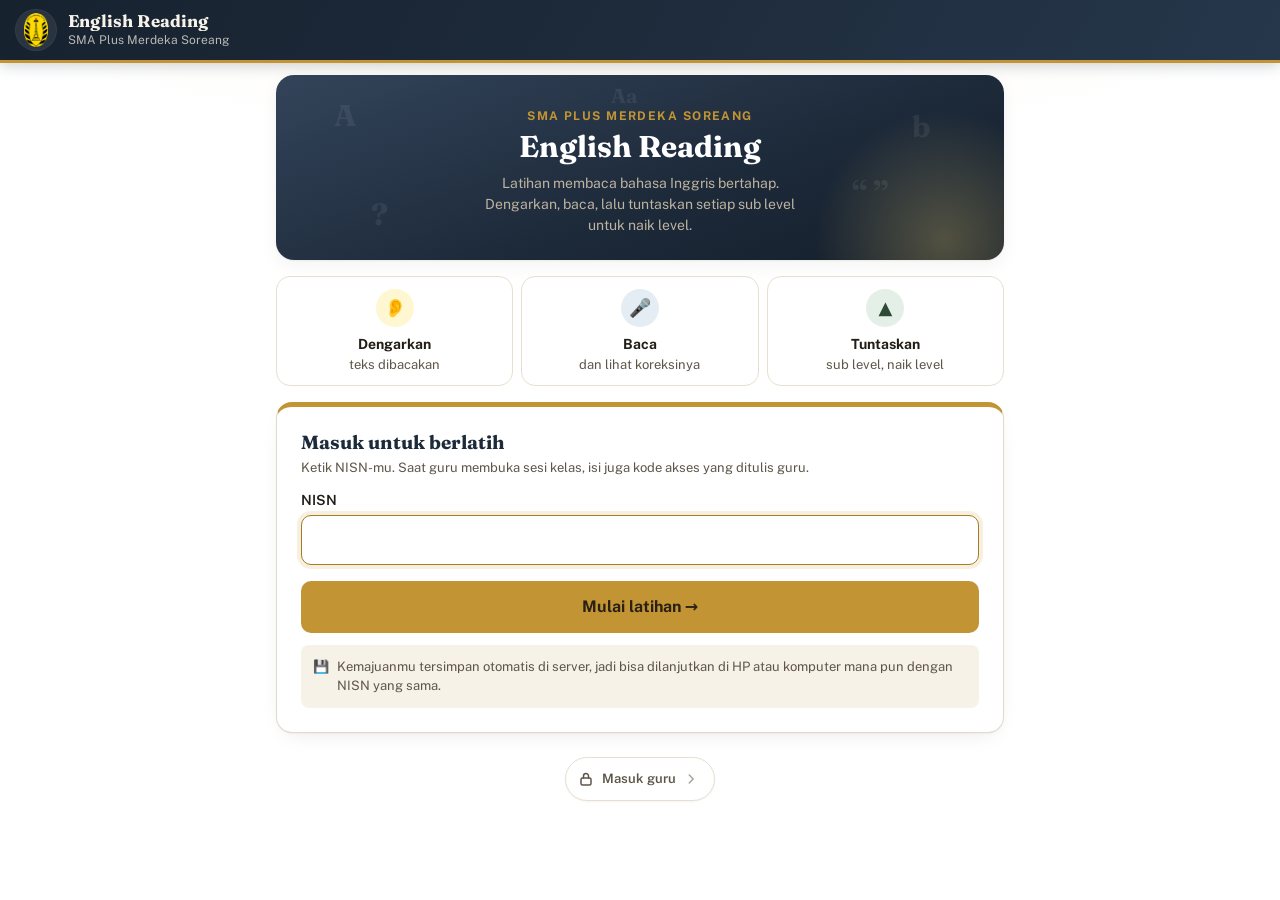
<file: index.html>
<!DOCTYPE html>
<html lang="id">
<head>
<meta charset="utf-8">
<meta name="viewport" content="width=device-width, initial-scale=1, viewport-fit=cover">
<meta name="theme-color" content="#1D2A3A">
<title>English Reading — SMA Plus Merdeka Soreang</title>
<meta name="description" content="Latihan membaca bahasa Inggris: dengarkan paragraf dibacakan, lalu baca sendiri dan lihat koreksi per kata.">
<meta property="og:type" content="website">
<meta property="og:site_name" content="SMA Plus Merdeka Soreang">
<meta property="og:locale" content="id_ID">
<meta property="og:title" content="English Reading — SMA Plus Merdeka Soreang">
<meta property="og:description" content="Latihan membaca bahasa Inggris: dengarkan paragraf dibacakan, lalu baca sendiri dan lihat koreksi per kata.">
<meta property="og:image" content="https://smapmerdekasoreang99-star.github.io/english_reading/assets/pratinjau.jpg?v=3">
<meta property="og:image:type" content="image/jpeg">
<meta property="og:image:width" content="100">
<meta property="og:image:height" content="100">
<meta property="og:image:alt" content="Logo SMA Plus Merdeka Soreang">
<link rel="stylesheet" href="assets/dasar.css?v=1">
<link rel="stylesheet" href="gaya.css?v=28">
<!-- Ikon aplikasi (tab browser & layar HP), 13 Okt 2026 -->
<link rel="manifest" href="manifest.webmanifest">
<link rel="icon" type="image/png" sizes="32x32" href="assets/ikon-32.png">
<link rel="icon" type="image/png" sizes="192x192" href="assets/ikon-192.png">
<link rel="apple-touch-icon" href="assets/apple-touch-icon.png">
</head>
<body>
<header class="atas">
  <img src="assets/logo.png" alt="Logo SMA Plus Merdeka Soreang">
  <div class="isi"><div class="judul">English Reading</div><div class="sub" id="hd-sub">SMA Plus Merdeka Soreang</div></div>
  <div class="kanan"><span class="jam" id="jam" hidden title="Sisa waktu sesi latihan" aria-label="Sisa waktu sesi latihan">0:00</span><button id="btn-keluar" hidden>Keluar</button></div>
</header>
<div id="uji-pita-wadah" style="max-width:760px;margin:0 auto;padding:0 16px"></div>
<main class="bungkus" id="layar" aria-live="polite"></main>
<div class="er-toast" id="er-toast" role="status"></div>

<script src="bacaan.js?v=11"></script>
<script src="soal.js?v=7"></script>
<script src="pola.js?v=1"></script>
<script src="config.js?v=2"></script>
<script src="masuk.js?v=13" data-app="app.js?v=44"></script>
</body>
</html>
</file>
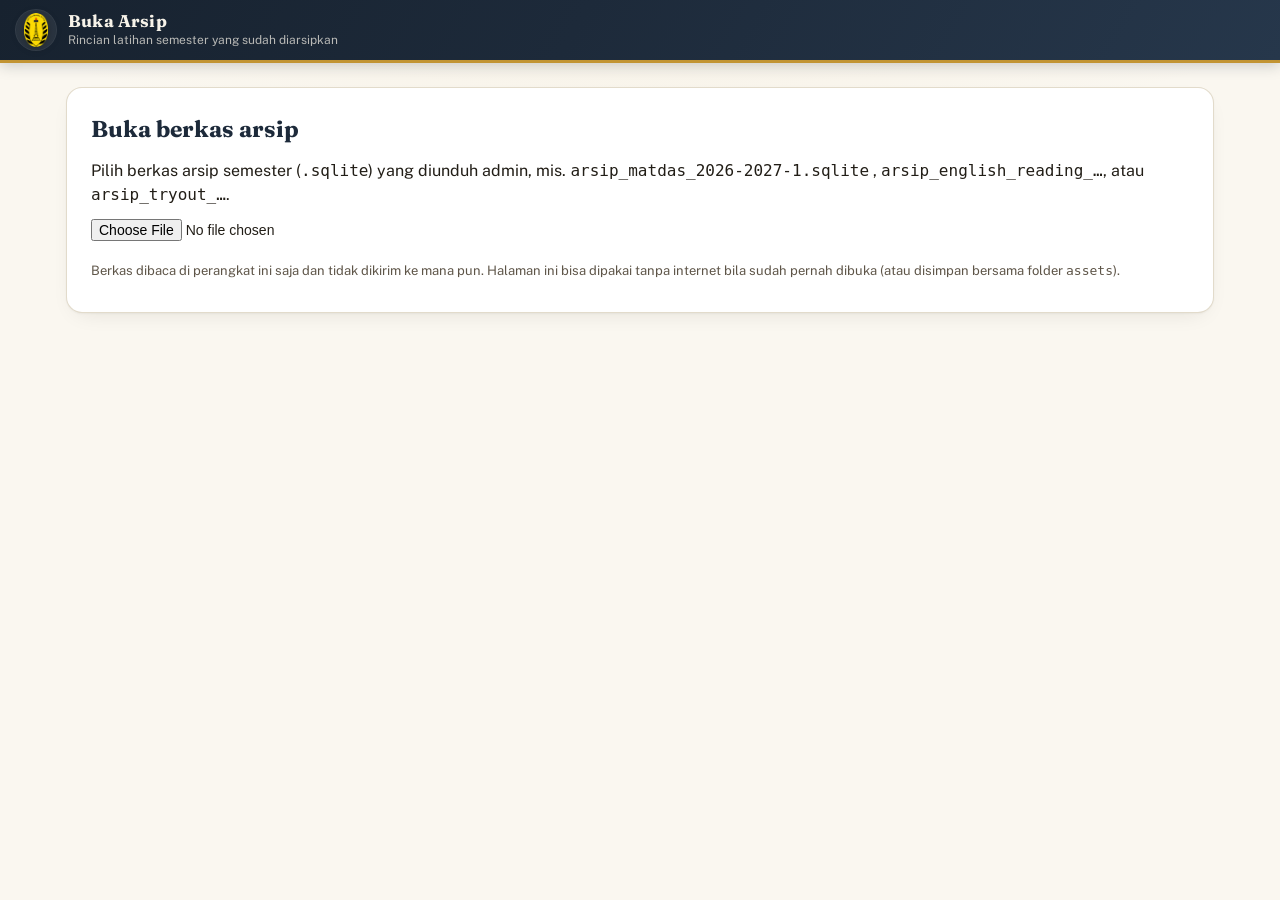
<file: arsip.html>
<!doctype html>
<html lang="id">
<head>
<meta charset="utf-8">
<meta name="viewport" content="width=device-width, initial-scale=1">
<title>Buka Arsip — SMA Plus Merdeka Soreang</title>
<meta name="description" content="Membuka berkas arsip semester (SQLite) Matematika Dasar dan aplikasi lain untuk mencari rincian latihan siswa. Berkas dibaca di perangkat ini saja.">
<link rel="stylesheet" href="assets/dasar.css?v=1">
<link rel="stylesheet" href="assets/matdas.css?v=8">
<style>
.pilih-berkas { display: grid; gap: var(--j3); justify-items: start; }
.pilih-berkas input[type=file] { font-size: var(--h-m); }
.info-arsip { display: flex; flex-wrap: wrap; gap: var(--j2) var(--j5); font-size: var(--h-s); color: var(--tinta-2); }
.info-arsip b { color: var(--gelap); }
.saring { display: flex; flex-wrap: wrap; gap: var(--j2); align-items: center; margin: var(--j3) 0; }
.saring input[type=search] { flex: 1 1 240px; padding: var(--j2) var(--j3); font-size: var(--h-m); }
.saring select { padding: var(--j2); font-size: var(--h-m); width: auto; }
.saring .tumbuh { flex: 1; }
.dua-rekap { display: grid; grid-template-columns: repeat(auto-fit, minmax(260px, 1fr)); gap: var(--j3); }
.rekap-kotak { border: 1px solid var(--garis); border-radius: var(--r2); padding: var(--j3); background: var(--kertas); }
.rekap-kotak h3 { margin: 0 0 var(--j2); font-size: var(--h-m); }
.rekap-kotak dl { display: grid; grid-template-columns: auto 1fr; gap: 2px var(--j3); margin: 0; font-size: var(--h-s); }
.rekap-kotak dt { color: var(--tinta-2); } .rekap-kotak dd { margin: 0; font-weight: 600; }
.benar { color: var(--hadir-tua); font-weight: 700; } .salah { color: var(--absen-tua); font-weight: 700; }
.catatan-privasi { font-size: var(--h-s); color: var(--tinta-2); }
td.soal-sel { white-space: nowrap; }
.tbl-kecil td, .tbl-kecil th { font-size: var(--h-s); }
</style>
<!-- Ikon aplikasi (tab browser & layar HP), 13 Okt 2026 -->
<link rel="icon" type="image/png" sizes="32x32" href="assets/ikon-32.png">
<link rel="icon" type="image/png" sizes="192x192" href="assets/ikon-192.png">
<link rel="apple-touch-icon" href="assets/apple-touch-icon.png">
<meta name="theme-color" content="#1D2A3A">
</head>
<body>
<header class="atas">
  <img src="assets/logo.png" alt="Logo SMA Plus Merdeka Soreang">
  <div class="isi"><div class="judul">Buka Arsip</div><div class="sub" id="hd-sub">Rincian latihan semester yang sudah diarsipkan</div></div>
</header>

<main class="bungkus lebar">
  <section class="kartu pilih-berkas">
    <h1 style="margin:0">Buka berkas arsip</h1>
    <p style="margin:0">Pilih berkas arsip semester (<code>.sqlite</code>) yang diunduh admin, mis. <code>arsip_matdas_2026-2027-1.sqlite</code> , <code>arsip_english_reading_…</code>, atau <code>arsip_tryout_…</code>.</p>
    <input type="file" id="berkas" accept=".sqlite,.db,application/vnd.sqlite3,application/x-sqlite3" aria-label="Pilih berkas arsip">
    <p class="catatan-privasi">Berkas dibaca di perangkat ini saja dan tidak dikirim ke mana pun. Halaman ini bisa dipakai tanpa internet bila sudah pernah dibuka (atau disimpan bersama folder <code>assets</code>).</p>
    <p id="pesan" class="pesan hidden"></p>
  </section>
  <div id="isi"></div>
</main>
<div class="toast" id="toast" role="status" aria-live="polite"></div>

<script src="config.js?v=2"></script>
<script src="assets/umum.js?v=10"></script>
<script src="assets/simpan.js?v=3"></script>
<script>window.XL_APLIKASI = "English Reading";</script>
<script src="assets/kepala-excel.js?v=1"></script>
<script src="assets/excel.js?v=8"></script>
<script src="bacaan.js?v=11"></script>
<script src="assets/arsip.js?v=2"></script>
<script>
"use strict";
let DB = null, INFO = {}, PILIH = null, HAL = 0;
const angka = (n) => Number(n || 0).toLocaleString("id-ID");
const persen = (b, n) => n ? Math.round(100 * b / n) + "%" : "–";
const satu = (sql, p) => { const r = DB.exec(sql, p); return r.length ? r[0].values[0][0] : null; };
const baris = (sql, p) => { const st = DB.prepare(sql); const o = []; try { st.bind(p || []); while (st.step()) o.push(st.getAsObject()); } finally { st.free(); } return o; };
const json = (t) => { try { return t ? JSON.parse(t) : null; } catch (e) { return null; } };
const pesan = (t, buruk) => { const p = $("pesan"); p.textContent = t || ""; p.classList.toggle("hidden", !t); p.classList.toggle("buruk", !!buruk); };
let TINGKAT = {};

$("berkas").onchange = async (ev) => {
  const f = ev.target.files[0]; if (!f) return;
  pesan("Membuka " + f.name + "…");
  try {
    const SQL = await muatSqlJs();
    if (DB) DB.close();
    DB = new SQL.Database(new Uint8Array(await f.arrayBuffer()));
    const tabel = baris("select name from sqlite_master where type = 'table'").map((x) => x.name);
    INFO = tabel.includes("info") ? Object.fromEntries(baris("select kunci, nilai from info").map((x) => [x.kunci, x.nilai])) : {};
    INFO.berkas_dibuka = f.name;
    pesan("");
    if (INFO.aplikasi === "matdas") bukaMatdas(); else if (INFO.aplikasi === "english_reading") bukaER(); else if (INFO.aplikasi === "tryout") bukaTryout(); else bukaUmum(tabel);
  } catch (e) { pesan("Berkas tidak bisa dibuka sebagai arsip SQLite: " + e.message, true); $("isi").innerHTML = ""; }
};

function kepalaInfo() {
  const nm = { matdas: "Matematika Dasar", english_reading: "English Reading", tryout: "Asesmen Merdeka (Tryout)" }[INFO.aplikasi] || INFO.aplikasi || "tidak diketahui";
  $("hd-sub").textContent = `${nm} · ${INFO.nama || ""}`;
  return `<section class="kartu"><h2 style="margin-top:0">${esc(nm)} — ${esc(INFO.nama || INFO.periode || "")}</h2>
    <div class="info-arsip"><span>Berkas: <b>${esc(INFO.berkas_dibuka)}</b></span>
      ${INFO.dari ? `<span>Rentang: <b>${esc(tglTeks(INFO.dari))} – ${esc(tglTeks(new Date(new Date(INFO.sampai) - 1).toISOString()))}</b></span>` : ""}
      ${INFO.n_jawaban || INFO.n_hasil ? `<span>Rincian: <b>${INFO.n_jawaban ? angka(INFO.n_jawaban) + " jawaban" : angka(INFO.n_hasil) + (INFO.aplikasi === "tryout" ? " hasil ujian" : " hasil")}, ${angka(INFO.n_sesi)} sesi</b></span>` : ""}
      ${INFO.dibuat ? `<span>Diarsipkan: <b>${esc(tglTeks(INFO.dibuat, true))}</b>${INFO.oleh ? " oleh <b>" + esc(INFO.oleh) + "</b>" : ""}</span>` : ""}</div></section>`;
}

/* ------------------------------------------------------------- Matematika Dasar */
function bukaMatdas() {
  TINGKAT = {};
  baris("select kode, modul, nama from tingkat group by kode").forEach((t) => { TINGKAT[t.kode] = t; });
  const kel = baris("select distinct kelompok from siswa where kelompok is not null order by 1").map((x) => x.kelompok);
  const kls = baris("select distinct kelas from siswa where kelas is not null order by 1").map((x) => x.kelas);
  $("isi").innerHTML = kepalaInfo() + `
    <section class="kartu">
      <h2 style="margin-top:0">Siswa</h2>
      <div class="saring"><input type="search" id="cari" placeholder="Cari nama atau NISN…" aria-label="Cari nama atau NISN">
        <select id="s-kel" aria-label="Kelompok"><option value="">Semua kelompok</option>${kel.map((k) => `<option>${esc(k)}</option>`).join("")}</select>
        <select id="s-kls" aria-label="Kelas"><option value="">Semua kelas</option>${kls.map((k) => `<option>${esc(k)}</option>`).join("")}</select>
        <span class="tumbuh"></span><button class="garis kecil" id="unduh-daftar">Unduh Excel</button></div>
      <div class="gulir"><table class="tabel" id="t-siswa"></table></div>
      <p class="kecil redup">Rekap dibuat saat arsip: sesi kelompok (kemajuan resmi) dan latihan mandiri dihitung terpisah. Klik nama untuk rincian per soal.</p>
    </section>
    <div id="rinci"></div>`;
  ["cari", "s-kel", "s-kls"].forEach((id) => $(id).addEventListener("input", gambarDaftar));
  $("unduh-daftar").onclick = unduhDaftar;
  gambarDaftar();
}
function dataDaftar() {
  const q = $("cari").value.trim().toLowerCase(), kel = $("s-kel").value, kls = $("s-kls").value;
  return baris(`select r.nisn, coalesce(s.nama, r.nisn) nama, s.nis, s.kelas, s.kelompok,
      sum(case when r.mode = 'kelas' then r.n_jawab else 0 end) kj, sum(case when r.mode = 'kelas' then r.n_benar else 0 end) kb,
      sum(case when r.mode = 'kelas' then r.hari else 0 end) kh, sum(case when r.mode = 'kelas' then r.n_sesi else 0 end) ks,
      sum(case when r.mode = 'kelas' then r.n_tuntas else 0 end) kt,
      sum(case when r.mode = 'mandiri' then r.n_jawab else 0 end) mj, sum(case when r.mode = 'mandiri' then r.n_benar else 0 end) mb,
      sum(case when r.mode = 'mandiri' then r.hari else 0 end) mh, sum(case when r.mode = 'mandiri' then r.n_tuntas else 0 end) mt,
      sum(r.detik) detik
    from rekap r left join siswa s on s.nisn = r.nisn
    where (? = '' or lower(coalesce(s.nama, '')) like ? or r.nisn like ? or coalesce(s.nis, '') like ?)
      and (? = '' or s.kelompok = ?) and (? = '' or s.kelas = ?)
    group by r.nisn order by s.kelompok, s.kelas, nama`, [q, `%${q}%`, `%${q}%`, `%${q}%`, kel, kel, kls, kls]);
}
function gambarDaftar() {
  const L = dataDaftar();
  $("t-siswa").innerHTML = `<thead><tr><th>Nama</th><th>NISN</th><th>Kelompok</th><th>Kelas</th>
      <th class="angka">Sesi: soal</th><th class="angka">Akurasi</th><th class="angka">Hari</th><th class="angka">Level tuntas</th>
      <th class="angka">Mandiri: soal</th><th class="angka">Akurasi</th><th class="angka">Hari</th><th class="angka">Waktu</th></tr></thead>
    <tbody>${L.length ? L.map((x) => `<tr class="klik" data-n="${esc(x.nisn)}"><td><b>${esc(x.nama)}</b></td><td class="kecil">${esc(x.nisn)}</td><td>${esc(x.kelompok || "–")}</td><td>${esc(x.kelas || "–")}</td>
      <td class="angka">${angka(x.kj)}</td><td class="angka">${persen(x.kb, x.kj)}</td><td class="angka">${x.kh}</td><td class="angka">${x.kt}</td>
      <td class="angka">${angka(x.mj)}</td><td class="angka">${persen(x.mb, x.mj)}</td><td class="angka">${x.mh}</td><td class="angka">${lamaTeks(x.detik)}</td></tr>`).join("")
      : '<tr><td colspan="12" class="redup">Tidak ada siswa yang cocok.</td></tr>'}</tbody>`;
  $("t-siswa").querySelectorAll("tr[data-n]").forEach((tr) => tr.onclick = () => bukaSiswa(tr.dataset.n));
}
const namaT = (k) => (TINGKAT[k] || {}).nama || k;
function kotakRekap(r, judul) {
  if (!r) return `<div class="rekap-kotak"><h3>${judul}</h3><p class="redup kecil" style="margin:0">Tidak berlatih.</p></div>`;
  const salah = json(r.salah) || {}, akhir = json(r.akhir);
  return `<div class="rekap-kotak"><h3>${judul}</h3><dl>
    <dt>Soal dijawab</dt><dd>${angka(r.n_jawab)} (benar ${angka(r.n_benar)}, ${persen(r.n_benar, r.n_jawab)})</dd>
    <dt>Waktu latihan</dt><dd>${lamaTeks(r.detik)}</dd><dt>Hari berlatih</dt><dd>${r.hari} hari · ${r.n_sesi} sesi</dd>
    <dt>Level tuntas</dt><dd>${r.n_tuntas}</dd>${r.mode === "kelas" ? `<dt>Keluar halaman</dt><dd>${r.keluar}×</dd>` : ""}
    <dt>Posisi akhir</dt><dd>${akhir ? esc(namaT(akhir.tingkat)) + " · Level " + akhir.level : "–"}</dd>
    <dt>Kesalahan</dt><dd>${Object.keys(salah).length ? Object.entries(salah).sort((a, b) => b[1] - a[1]).map(([j, n]) => `${esc(jenisLabel(j))} ${n}`).join(", ") : "–"}</dd>
    <dt>Rentang</dt><dd>${esc(tglTeks(r.pertama))} – ${esc(tglTeks(r.terakhir))}</dd></dl></div>`;
}
function bukaSiswa(nisn) {
  PILIH = nisn; HAL = 0;
  const s = baris("select * from siswa where nisn = ?", [nisn])[0] || { nisn, nama: nisn };
  const R = baris("select * from rekap where nisn = ?", [nisn]), rk = R.find((r) => r.mode === "kelas"), rm = R.find((r) => r.mode === "mandiri");
  const per = {}; R.forEach((r) => Object.entries(json(r.tingkat) || {}).forEach(([t, v]) => { const x = (per[t] = per[t] || { n: 0, benar: 0 }); x.n += v.n; x.benar += v.benar; }));
  const ses = baris("select * from sesi where nisn = ? order by dibuat", [nisn]);
  const tk = baris("select distinct tingkat from jawaban where nisn in (?, ?) order by tingkat", [nisn, "M:" + nisn]).map((x) => x.tingkat);
  $("rinci").innerHTML = `<section class="kartu" id="kartu-siswa">
    <div class="aksi" style="justify-content:space-between"><div><h2 style="margin:0">${esc(s.nama)}</h2>
      <span class="kecil redup">NISN ${esc(s.nisn)}${s.nis ? " · NIS " + esc(s.nis) : ""} · ${esc(s.kelas || "–")} · ${esc(s.kelompok || "–")} · ${esc(INFO.nama || "")}</span></div>
      <button class="garis kecil" id="unduh-siswa">Unduh Excel</button></div>
    <div class="dua-rekap" style="margin-top:var(--j3)">${kotakRekap(rk, "Sesi kelompok (kemajuan resmi)")}${kotakRekap(rm, "Latihan mandiri")}</div>
    ${Object.keys(per).length ? `<h3>Per tingkat</h3><div class="gulir"><table class="tabel tbl-kecil"><thead><tr><th>Tingkat</th><th class="angka">Soal</th><th class="angka">Benar</th><th class="angka">Akurasi</th></tr></thead><tbody>
      ${Object.entries(per).map(([t, v]) => `<tr><td>${esc(namaT(t))}</td><td class="angka">${v.n}</td><td class="angka">${v.benar}</td><td class="angka">${persen(v.benar, v.n)}</td></tr>`).join("")}</tbody></table></div>` : ""}
    <h3>Sesi (${ses.length})</h3>
    <div class="gulir"><table class="tabel tbl-kecil"><thead><tr><th>Mulai</th><th>Jenis</th><th class="angka">Keluar halaman</th><th>Terkunci</th></tr></thead><tbody>
      ${ses.map((x) => `<tr><td>${esc(tglTeks(x.dibuat, true))}</td><td>${x.mode === "mandiri" ? "Latihan mandiri" : "Sesi kelompok"}</td><td class="angka">${x.keluar || 0}</td><td>${x.terkunci ? "ya" : ""}</td></tr>`).join("") || '<tr><td colspan="4" class="redup">–</td></tr>'}</tbody></table></div>
    <h3>Jawaban per soal</h3>
    <div class="saring"><select id="j-mode" aria-label="Jenis"><option value="">Sesi kelompok &amp; mandiri</option><option value="kelas">Sesi kelompok</option><option value="mandiri">Latihan mandiri</option></select>
      <select id="j-tk" aria-label="Tingkat"><option value="">Semua tingkat</option>${tk.map((t) => `<option value="${esc(t)}">${esc(namaT(t))}</option>`).join("")}</select>
      <label class="cek"><input type="checkbox" id="j-salah"> hanya yang salah</label></div>
    <div class="gulir"><table class="tabel tbl-kecil" id="t-jawab"></table></div>
    <div class="aksi"><button class="garis kecil hidden" id="j-lagi">Muat 200 lagi</button><span class="kecil redup" id="j-info"></span></div>
  </section>`;
  ["j-mode", "j-tk", "j-salah"].forEach((id) => $(id).addEventListener("input", () => { HAL = 0; gambarJawab(); }));
  $("j-lagi").onclick = () => { HAL++; gambarJawab(true); };
  $("unduh-siswa").onclick = () => unduhSiswa(s);
  gambarJawab();
  $("kartu-siswa").scrollIntoView({ behavior: "smooth", block: "start" });
}
function saringJawab() {
  const m = $("j-mode").value, t = $("j-tk").value, sl = $("j-salah").checked;
  const kunci = m === "kelas" ? [PILIH] : m === "mandiri" ? ["M:" + PILIH] : [PILIH, "M:" + PILIH];
  return { sql: `from jawaban where nisn in (${kunci.map(() => "?").join(",")}) and (? = '' or tingkat = ?) and (? = 0 or benar = 0)`, p: [...kunci, t, t, sl ? 1 : 0] };
}
function gambarJawab(tambah) {
  const f = saringJawab(), total = satu(`select count(*) ${f.sql}`, f.p);
  const L = baris(`select * ${f.sql} order by waktu, id limit 200 offset ?`, [...f.p, HAL * 200]);
  const isi = L.map((x) => `<tr><td class="kecil">${esc(tglTeks(x.waktu, true))}</td><td class="kecil">${x.nisn.startsWith("M:") ? "mandiri" : "sesi"}</td>
    <td class="kecil">${esc(namaT(x.tingkat))} Lv ${x.level} · no ${x.nomor}</td><td class="soal-sel">${soalHtml(x.soal)}</td>
    <td>${esc(x.jawaban)}</td><td>${esc(x.kunci)}</td><td class="${x.benar ? "benar" : "salah"}">${x.benar ? "benar" : esc(jenisLabel(x.jenis_salah))}</td>
    <td class="angka kecil">${x.detik} dtk</td></tr>`).join("");
  if (tambah) $("t-jawab").querySelector("tbody").insertAdjacentHTML("beforeend", isi);
  else $("t-jawab").innerHTML = `<thead><tr><th>Waktu</th><th>Jenis</th><th>Tingkat</th><th>Soal</th><th>Jawaban</th><th>Kunci</th><th>Hasil</th><th class="angka">Lama</th></tr></thead><tbody>${isi || '<tr><td colspan="8" class="redup">Tidak ada jawaban.</td></tr>'}</tbody>`;
  const tampil = Math.min(total, (HAL + 1) * 200);
  $("j-info").textContent = `${angka(tampil)} dari ${angka(total)} jawaban`;
  $("j-lagi").classList.toggle("hidden", tampil >= total);
}

/* ------------------------------------------------------------- Unduh (Excel bila bisa, CSV bila tanpa internet) */
async function unduhTabel({ nama, judul, sub, kolom, data }) {
  try {
    await unduhBukuXLSX({ namaBerkas: nama + ".xlsx", judulBuku: judul, lembar: [{ nama: judul.slice(0, 30), judul, sub, kolom: kolom.map(([t, w]) => ({ t, w })), baris: data }] });
    toast("Diunduh: " + nama + ".xlsx");
  } catch (e) {
    const sel = (v) => { const t = v == null ? "" : String(v); return /[;"\n]/.test(t) ? '"' + t.replace(/"/g, '""') + '"' : t; };
    const csv = "﻿" + [kolom.map((k) => k[0]), ...data].map((r) => r.map(sel).join(";")).join("\r\n");
    await simpanBerkas(csv, nama + ".csv", "text/csv;charset=utf-8");
    toast("Tanpa internet: diunduh sebagai CSV (bisa dibuka di Excel)");
  }
}
function unduhDaftar() {
  const L = dataDaftar();
  unduhTabel({ nama: `Arsip_Matdas_${INFO.periode}_rekap`, judul: "Rekap Semester (Arsip)", sub: INFO.nama,
    kolom: [["Nama", 28], ["NISN", 13], ["Kelompok", 12], ["Kelas", 9], ["Sesi: soal", 10], ["Sesi: benar", 10], ["Sesi: akurasi %", 10], ["Sesi: hari", 9],
      ["Level tuntas (sesi)", 12], ["Mandiri: soal", 10], ["Mandiri: benar", 10], ["Mandiri: hari", 9], ["Level tuntas (mandiri)", 12], ["Waktu (menit)", 10]],
    data: L.map((x) => [x.nama, x.nisn, x.kelompok, x.kelas, x.kj, x.kb, x.kj ? Math.round(100 * x.kb / x.kj) : "", x.kh, x.kt, x.mj, x.mb, x.mh, x.mt, Math.round(x.detik / 60)]) });
}
function unduhSiswa(s) {
  const L = baris("select * from jawaban where nisn in (?, ?) order by waktu, id", [s.nisn, "M:" + s.nisn]);
  unduhTabel({ nama: `Arsip_Matdas_${INFO.periode}_${s.nisn}`, judul: "Rincian Jawaban (Arsip)", sub: `${s.nama} · ${INFO.nama}`,
    kolom: [["Waktu", 18], ["Jenis", 10], ["Tingkat", 26], ["Level", 7], ["No", 6], ["Soal", 26], ["Jawaban", 12], ["Kunci", 12], ["Hasil", 16], ["Lama (dtk)", 9]],
    data: L.map((x) => [tglTeks(x.waktu, true), x.nisn.startsWith("M:") ? "mandiri" : "sesi", namaT(x.tingkat), x.level, x.nomor, soalPolos(x.soal), x.jawaban, x.kunci,
      x.benar ? "benar" : jenisLabel(x.jenis_salah), x.detik]) });
}

/* ------------------------------------------------------------- English Reading */
// Judul level dari bacaan.js bila halaman ini dibuka dari situs English Reading; selain itu kode level dirapikan.
const judulLevel = (id) => { const b = (window.BACAAN || []).find((x) => x.id === id); return b ? b.judul : String(id || "").replace(/-/g, " ").replace(/^./, (c) => c.toUpperCase()); };
const JENIS_ER = { sub: "Latihan sub level", baca: "Membaca (pengucapan)", paham: "Pemahaman", dengar: "Mendengarkan" };
function bukaER() {
  const kls = baris("select distinct kelas from siswa where kelas is not null order by 1").map((x) => x.kelas);
  $("isi").innerHTML = kepalaInfo() + `
    <section class="kartu">
      <h2 style="margin-top:0">Siswa</h2>
      <div class="saring"><input type="search" id="cari" placeholder="Cari nama atau NISN…" aria-label="Cari nama atau NISN">
        <select id="s-kls" aria-label="Rombel"><option value="">Semua rombel</option>${kls.map((k) => `<option>${esc(k)}</option>`).join("")}</select>
        <span class="tumbuh"></span><button class="garis kecil" id="unduh-daftar">Unduh Excel</button></div>
      <div class="gulir"><table class="tabel" id="t-siswa"></table></div>
      <p class="kecil redup">Sesi kelas (kemajuan resmi) dan latihan mandiri dihitung terpisah. Klik nama untuk rincian.</p>
    </section>
    <div id="rinci"></div>`;
  ["cari", "s-kls"].forEach((id) => $(id).addEventListener("input", gambarDaftarER));
  $("unduh-daftar").onclick = unduhDaftarER;
  gambarDaftarER();
}
function dataDaftarER() {
  const q = $("cari").value.trim().toLowerCase(), kls = $("s-kls").value;
  return baris(`select r.nisn, coalesce(s.nama, r.nisn) nama, s.nis, s.kelas,
      sum(case when r.mode = 'kelas' then r.n_hasil else 0 end) kh, sum(case when r.mode = 'kelas' then r.n_lulus else 0 end) kl,
      sum(case when r.mode = 'kelas' then r.n_sub else 0 end) ks, sum(case when r.mode = 'kelas' then r.jumlah_sub else 0 end) kj,
      sum(case when r.mode = 'kelas' then r.hari else 0 end) khari,
      sum(case when r.mode = 'mandiri' then r.n_hasil else 0 end) mh, sum(case when r.mode = 'mandiri' then r.hari else 0 end) mhari,
      sum(r.n_baca) nb, sum(r.jumlah_baca) jb, sum(r.detik) detik
    from rekap r left join siswa s on s.nisn = r.nisn
    where (? = '' or lower(coalesce(s.nama, '')) like ? or r.nisn like ?) and (? = '' or s.kelas = ?)
    group by r.nisn order by s.kelas, nama`, [q, `%${q}%`, `%${q}%`, kls, kls]);
}
const rata = (j, n) => n ? Math.round(j / n) : "–";
function gambarDaftarER() {
  const L = dataDaftarER();
  $("t-siswa").innerHTML = `<thead><tr><th>Nama</th><th>NISN</th><th>Rombel</th><th class="angka">Sesi: kegiatan</th><th class="angka">Sub lulus</th>
      <th class="angka">Rata-rata sub</th><th class="angka">Hari</th><th class="angka">Mandiri: kegiatan</th><th class="angka">Hari</th>
      <th class="angka">Pengucapan</th><th class="angka">Waktu</th></tr></thead>
    <tbody>${L.length ? L.map((x) => `<tr class="klik" data-n="${esc(x.nisn)}"><td><b>${esc(x.nama)}</b></td><td class="kecil">${esc(x.nisn)}</td><td>${esc(x.kelas || "–")}</td>
      <td class="angka">${angka(x.kh)}</td><td class="angka">${x.kl}/${x.ks}</td><td class="angka">${rata(x.kj, x.ks)}</td><td class="angka">${x.khari}</td>
      <td class="angka">${angka(x.mh)}</td><td class="angka">${x.mhari}</td><td class="angka">${x.nb ? rata(x.jb, x.nb) + "%" : "–"}</td><td class="angka">${lamaTeks(x.detik)}</td></tr>`).join("")
      : '<tr><td colspan="11" class="redup">Tidak ada siswa yang cocok.</td></tr>'}</tbody>`;
  $("t-siswa").querySelectorAll("tr[data-n]").forEach((tr) => tr.onclick = () => bukaSiswaER(tr.dataset.n));
}
function kotakRekapER(r, judul) {
  if (!r) return `<div class="rekap-kotak"><h3>${judul}</h3><p class="redup kecil" style="margin:0">Tidak berlatih.</p></div>`;
  return `<div class="rekap-kotak"><h3>${judul}</h3><dl>
    <dt>Kegiatan</dt><dd>${angka(r.n_hasil)}</dd><dt>Sub level</dt><dd>${r.n_lulus} lulus dari ${r.n_sub} (rata-rata ${rata(r.jumlah_sub, r.n_sub)})</dd>
    <dt>Pengucapan</dt><dd>${r.n_baca ? `${r.n_baca}× · rata-rata ${rata(r.jumlah_baca, r.n_baca)}%` : "–"}</dd>
    <dt>Pemahaman</dt><dd>${r.n_paham ? `${r.n_paham}× · rata-rata ${rata(r.jumlah_paham, r.n_paham)}` : "–"}</dd>
    <dt>Hari berlatih</dt><dd>${r.hari} hari · ${r.n_sesi} sesi</dd><dt>Waktu</dt><dd>${lamaTeks(r.detik)}</dd>
    ${r.mode === "kelas" ? `<dt>Keluar halaman</dt><dd>${r.keluar}×</dd>` : ""}
    <dt>Rentang</dt><dd>${esc(tglTeks(r.pertama))} – ${esc(tglTeks(r.terakhir))}</dd></dl></div>`;
}
function bukaSiswaER(nisn) {
  PILIH = nisn; HAL = 0;
  const s = baris("select * from siswa where nisn = ?", [nisn])[0] || { nisn, nama: nisn };
  const R = baris("select * from rekap where nisn = ?", [nisn]), rk = R.find((r) => r.mode === "kelas"), rm = R.find((r) => r.mode === "mandiri");
  const per = {}; R.forEach((r) => Object.entries(json(r.per_level) || {}).forEach(([lv, v]) => { const x = (per[lv] = per[lv] || { n: 0, lulus: 0, terbaik: 0 }); x.n += v.n; x.lulus += v.lulus; x.terbaik = Math.max(x.terbaik, v.terbaik || 0); }));
  const ses = baris("select * from sesi where nisn = ? order by dibuat", [nisn]);
  const lv = baris("select distinct level from hasil where nisn = ? order by level", [nisn]).map((x) => x.level);
  $("rinci").innerHTML = `<section class="kartu" id="kartu-siswa">
    <div class="aksi" style="justify-content:space-between"><div><h2 style="margin:0">${esc(s.nama)}</h2>
      <span class="kecil redup">NISN ${esc(s.nisn)}${s.nis ? " · NIS " + esc(s.nis) : ""} · ${esc(s.kelas || "–")} · ${esc(INFO.nama || "")}</span></div>
      <button class="garis kecil" id="unduh-siswa">Unduh Excel</button></div>
    <div class="dua-rekap" style="margin-top:var(--j3)">${kotakRekapER(rk, "Sesi kelas (kemajuan resmi)")}${kotakRekapER(rm, "Latihan mandiri")}</div>
    ${Object.keys(per).length ? `<h3>Per level</h3><div class="gulir"><table class="tabel tbl-kecil"><thead><tr><th>Level</th><th class="angka">Kegiatan</th><th class="angka">Sub lulus</th><th class="angka">Nilai terbaik</th></tr></thead><tbody>
      ${Object.entries(per).map(([k, v]) => `<tr><td>${esc(judulLevel(k))}</td><td class="angka">${v.n}</td><td class="angka">${v.lulus}</td><td class="angka">${v.terbaik}</td></tr>`).join("")}</tbody></table></div>` : ""}
    <h3>Sesi (${ses.length})</h3>
    <div class="gulir"><table class="tabel tbl-kecil"><thead><tr><th>Mulai</th><th>Jenis</th><th class="angka">Keluar halaman</th></tr></thead><tbody>
      ${ses.map((x) => `<tr><td>${esc(tglTeks(x.dibuat, true))}</td><td>${x.mode === "mandiri" ? "Latihan mandiri" : "Sesi kelas"}</td><td class="angka">${x.keluar || 0}</td></tr>`).join("") || '<tr><td colspan="3" class="redup">–</td></tr>'}</tbody></table></div>
    <h3>Hasil per kegiatan</h3>
    <div class="saring"><select id="j-mode" aria-label="Jenis"><option value="">Sesi kelas &amp; mandiri</option><option value="kelas">Sesi kelas</option><option value="mandiri">Latihan mandiri</option></select>
      <select id="j-tk" aria-label="Level"><option value="">Semua level</option>${lv.map((t) => `<option value="${esc(t)}">${esc(judulLevel(t))}</option>`).join("")}</select>
      <label class="cek"><input type="checkbox" id="j-salah"> hanya di bawah 80</label></div>
    <div class="gulir"><table class="tabel tbl-kecil" id="t-jawab"></table></div>
    <div class="aksi"><button class="garis kecil hidden" id="j-lagi">Muat 200 lagi</button><span class="kecil redup" id="j-info"></span></div>
  </section>`;
  ["j-mode", "j-tk", "j-salah"].forEach((id) => $(id).addEventListener("input", () => { HAL = 0; gambarHasilER(); }));
  $("j-lagi").onclick = () => { HAL++; gambarHasilER(true); };
  $("unduh-siswa").onclick = () => unduhSiswaER(s);
  gambarHasilER();
  $("kartu-siswa").scrollIntoView({ behavior: "smooth", block: "start" });
}
function gambarHasilER(tambah) {
  const m = $("j-mode").value, t = $("j-tk").value, sl = $("j-salah").checked ? 1 : 0;
  const w = "from hasil where nisn = ? and (? = '' or mode = ?) and (? = '' or level = ?) and (? = 0 or coalesce(nilai, 0) < 80)", p = [PILIH, m, m, t, t, sl];
  const total = satu(`select count(*) ${w}`, p);
  const L = baris(`select * ${w} order by waktu, id limit 200 offset ?`, [...p, HAL * 200]);
  const isi = L.map((x) => `<tr><td class="kecil">${esc(tglTeks(x.waktu, true))}</td><td class="kecil">${x.mode === "mandiri" ? "mandiri" : "sesi"}</td>
    <td>${esc(judulLevel(x.level))}${x.sub ? " · sub " + x.sub : ""}</td><td>${esc(JENIS_ER[x.jenis] || x.jenis)}</td>
    <td class="angka ${x.nilai >= 80 ? "benar" : "salah"}">${x.nilai ?? "–"}</td></tr>`).join("");
  if (tambah) $("t-jawab").querySelector("tbody").insertAdjacentHTML("beforeend", isi);
  else $("t-jawab").innerHTML = `<thead><tr><th>Waktu</th><th>Jenis</th><th>Level</th><th>Kegiatan</th><th class="angka">Nilai</th></tr></thead><tbody>${isi || '<tr><td colspan="5" class="redup">Tidak ada hasil.</td></tr>'}</tbody>`;
  const tampil = Math.min(total, (HAL + 1) * 200);
  $("j-info").textContent = `${angka(tampil)} dari ${angka(total)} hasil`;
  $("j-lagi").classList.toggle("hidden", tampil >= total);
}
function unduhDaftarER() {
  const L = dataDaftarER();
  unduhTabel({ nama: `Arsip_English_Reading_${INFO.periode}_rekap`, judul: "Rekap Semester (Arsip)", sub: INFO.nama,
    kolom: [["Nama", 28], ["NISN", 13], ["Rombel", 9], ["Sesi: kegiatan", 11], ["Sub lulus", 9], ["Sub dicoba", 9], ["Rata-rata sub", 10], ["Sesi: hari", 9],
      ["Mandiri: kegiatan", 11], ["Mandiri: hari", 9], ["Pengucapan %", 10], ["Waktu (menit)", 10]],
    data: L.map((x) => [x.nama, x.nisn, x.kelas, x.kh, x.kl, x.ks, x.ks ? Math.round(x.kj / x.ks) : "", x.khari, x.mh, x.mhari, x.nb ? Math.round(x.jb / x.nb) : "", Math.round(x.detik / 60)]) });
}
function unduhSiswaER(s) {
  const L = baris("select * from hasil where nisn = ? order by waktu, id", [s.nisn]);
  unduhTabel({ nama: `Arsip_English_Reading_${INFO.periode}_${s.nisn}`, judul: "Rincian Hasil (Arsip)", sub: `${s.nama} · ${INFO.nama}`,
    kolom: [["Waktu", 18], ["Jenis", 10], ["Level", 28], ["Sub", 6], ["Kegiatan", 20], ["Nilai", 8]],
    data: L.map((x) => [tglTeks(x.waktu, true), x.mode === "mandiri" ? "mandiri" : "sesi", judulLevel(x.level), x.sub || "", JENIS_ER[x.jenis] || x.jenis, x.nilai]) });
}

/* ------------------------------------------------------------- Asesmen Merdeka (Tryout) */
// Berkas berisi hasil ujian dengan isi jawaban per soal, naskah soal paket (tanpa kunci), dan sesi ujian.
// Benar/salah per soal diambil dari items (deret 0/1 urut nomor soal).
let PAKET = {};
function bukaTryout() {
  PAKET = {}; baris("select * from paket").forEach((p) => { PAKET[p.kode] = { ...p, publik: json(p.publik) || {} }; });
  const kls = baris("select distinct kelas from hasil where kelas is not null order by 1").map((x) => x.kelas);
  const uj = baris("select distinct ujian from hasil order by 1").map((x) => x.ujian);
  $("isi").innerHTML = kepalaInfo() + `
    <section class="kartu">
      <h2 style="margin-top:0">Siswa</h2>
      <div class="saring"><input type="search" id="cari" placeholder="Cari nama atau NISN…" aria-label="Cari nama atau NISN">
        <select id="s-kls" aria-label="Kelas"><option value="">Semua kelas</option>${kls.map((k) => `<option>${esc(k)}</option>`).join("")}</select>
        <select id="s-uj" aria-label="Ujian"><option value="">Semua ujian</option>${uj.map((k) => `<option value="${esc(k)}">${esc((PAKET[k] || {}).judul || k)}</option>`).join("")}</select>
        <span class="tumbuh"></span><button class="garis kecil" id="unduh-daftar">Unduh Excel</button></div>
      <div class="gulir"><table class="tabel" id="t-siswa"></table></div>
      <p class="kecil redup">Nilai tetap tersimpan di Asesmen Merdeka; berkas ini menyimpan isi jawaban per soal. Klik nama untuk rincian.</p>
    </section>
    <div id="rinci"></div>`;
  ["cari", "s-kls", "s-uj"].forEach((id) => $(id).addEventListener("input", gambarDaftarTka));
  $("unduh-daftar").onclick = unduhDaftarTka;
  gambarDaftarTka();
}
function dataDaftarTka() {
  const q = $("cari").value.trim().toLowerCase(), kls = $("s-kls").value, uj = $("s-uj").value;
  return baris(`select coalesce(nisn, nama) kunci, nisn, max(nama) nama, max(kelas) kelas, count(*) n, round(avg(nilai)) rata, max(nilai) maks, sum(coalesce(keluar, 0)) keluar
    from hasil where (? = '' or lower(coalesce(nama, '')) like ? or coalesce(nisn, '') like ?) and (? = '' or kelas = ?) and (? = '' or ujian = ?)
    group by coalesce(nisn, nama) order by kelas, nama`, [q, `%${q}%`, `%${q}%`, kls, kls, uj, uj]);
}
function gambarDaftarTka() {
  const L = dataDaftarTka();
  $("t-siswa").innerHTML = `<thead><tr><th>Nama</th><th>NISN</th><th>Kelas</th><th class="angka">Ujian</th><th class="angka">Rata-rata nilai</th><th class="angka">Tertinggi</th><th class="angka">Keluar halaman</th></tr></thead>
    <tbody>${L.length ? L.map((x) => `<tr class="klik" data-n="${esc(x.kunci)}"><td><b>${esc(x.nama)}</b></td><td class="kecil">${esc(x.nisn || "tamu")}</td><td>${esc(x.kelas || "–")}</td>
      <td class="angka">${x.n}</td><td class="angka">${x.rata ?? "–"}</td><td class="angka">${x.maks ?? "–"}</td><td class="angka">${x.keluar}</td></tr>`).join("")
      : '<tr><td colspan="7" class="redup">Tidak ada siswa yang cocok.</td></tr>'}</tbody>`;
  $("t-siswa").querySelectorAll("tr[data-n]").forEach((tr) => tr.onclick = () => bukaSiswaTka(tr.dataset.n));
}
const huruf = (i) => typeof i === "number" ? String.fromCharCode(65 + i) : i;
function jawabTeks(a, soal, v) {
  if (a == null || a === "") return "–";
  const opsi = soal && soal.varian && (soal.varian[v] || Object.values(soal.varian)[0] || {}).opsi;
  if (typeof a === "number") return huruf(a) + (opsi && opsi[a] != null ? ". " + String(opsi[a]).slice(0, 80) : "");
  if (Array.isArray(a)) return a.map(huruf).join(", ");
  if (typeof a === "object") return Object.entries(a).map(([k, x]) => `${+k + 1}: ${x === 1 || x === true ? "Benar" : x === 0 || x === false ? "Salah" : x}`).join(" · ");
  return String(a);
}
function bukaSiswaTka(kunci) {
  const H = baris("select * from hasil where coalesce(nisn, nama) = ? order by waktu", [kunci]);
  if (!H.length) return;
  const s = H[0];
  $("rinci").innerHTML = `<section class="kartu" id="kartu-siswa">
    <div class="aksi" style="justify-content:space-between"><div><h2 style="margin:0">${esc(s.nama)}</h2>
      <span class="kecil redup">${s.nisn ? "NISN " + esc(s.nisn) + " · " : "Tamu · "}${esc(s.kelas || "–")} · ${esc(INFO.nama || "")}</span></div>
      <button class="garis kecil" id="unduh-siswa">Unduh Excel</button></div>
    <h3>Ujian (${H.length})</h3>
    <div class="gulir"><table class="tabel tbl-kecil"><thead><tr><th>Waktu</th><th>Ujian</th><th class="angka">Nilai</th><th class="angka">Benar</th><th class="angka">Durasi</th><th class="angka">Keluar</th><th></th></tr></thead><tbody>
      ${H.map((h, i) => `<tr><td>${esc(tglTeks(h.waktu, true))}</td><td>${esc((PAKET[h.ujian] || {}).judul || h.ujian)}</td><td class="angka"><b>${h.nilai ?? "–"}</b></td>
        <td class="angka">${h.benar ?? "–"}</td><td class="angka">${h.durasi ? lamaTeks(h.durasi) : "–"}</td><td class="angka">${h.keluar || 0}</td>
        <td class="kanan"><button class="garis kecil" data-u="${i}">Jawaban</button></td></tr>`).join("")}</tbody></table></div>
    <div id="rinci-ujian"></div></section>`;
  $("rinci").querySelectorAll("[data-u]").forEach((b) => b.onclick = () => bukaUjianTka(H[+b.dataset.u]));
  $("unduh-siswa").onclick = () => unduhSiswaTka(s, H);
  $("kartu-siswa").scrollIntoView({ behavior: "smooth", block: "start" });
}
function barisJawabTka(h) {
  const J = json(h.jawaban) || {}, P = PAKET[h.ujian] || {}, soal = (P.publik && P.publik.soal) || [], it = String(h.items || "");
  const nomor = [...new Set([...soal.map((x) => String(x.no)), ...Object.keys(J)])].sort((a, b) => a - b);
  return nomor.map((no, i) => { const q = soal.find((x) => String(x.no) === no), j = J[no] || {}, b = it[i];
    return { no, soal: q ? String(q.teks || "").replace(/<[^>]+>/g, " ").slice(0, 120) : "", jawab: jawabTeks(j.a, q, j.v || h.varian), hasil: b === "1" ? "benar" : b === "0" ? "salah" : "" }; });
}
function bukaUjianTka(h) {
  const L = barisJawabTka(h), log = json(h.log_keluar);
  $("rinci-ujian").innerHTML = `<h3>Jawaban — ${esc((PAKET[h.ujian] || {}).judul || h.ujian)} (${esc(tglTeks(h.waktu, true))})</h3>
    <div class="gulir"><table class="tabel tbl-kecil"><thead><tr><th class="angka">No</th><th>Soal</th><th>Jawaban siswa</th><th>Hasil</th></tr></thead><tbody>
      ${L.map((x) => `<tr><td class="angka">${esc(x.no)}</td><td class="kecil">${esc(x.soal)}</td><td>${esc(x.jawab)}</td><td class="${x.hasil === "benar" ? "benar" : x.hasil ? "salah" : ""}">${x.hasil || "–"}</td></tr>`).join("") || '<tr><td colspan="4" class="redup">Tidak ada isi jawaban.</td></tr>'}
    </tbody></table></div>
    ${Array.isArray(log) && log.length ? `<p class="kecil redup">Keluar halaman: ${log.length}× tercatat.</p>` : ""}`;
  $("rinci-ujian").scrollIntoView({ behavior: "smooth", block: "nearest" });
}
function unduhDaftarTka() {
  const L = dataDaftarTka();
  unduhTabel({ nama: `Arsip_Asesmen_${INFO.periode}_rekap`, judul: "Rekap Semester (Arsip)", sub: INFO.nama,
    kolom: [["Nama", 28], ["NISN", 13], ["Kelas", 9], ["Ujian", 8], ["Rata-rata nilai", 12], ["Tertinggi", 10], ["Keluar halaman", 12]],
    data: L.map((x) => [x.nama, x.nisn || "tamu", x.kelas, x.n, x.rata, x.maks, x.keluar]) });
}
function unduhSiswaTka(s, H) {
  const data = []; H.forEach((h) => barisJawabTka(h).forEach((x) => data.push([tglTeks(h.waktu, true), (PAKET[h.ujian] || {}).judul || h.ujian, h.nilai, x.no, x.soal, x.jawab, x.hasil])));
  unduhTabel({ nama: `Arsip_Asesmen_${INFO.periode}_${s.nisn || "tamu"}`, judul: "Rincian Jawaban (Arsip)", sub: `${s.nama} · ${INFO.nama}`,
    kolom: [["Waktu", 18], ["Ujian", 30], ["Nilai", 7], ["No", 6], ["Soal", 40], ["Jawaban siswa", 30], ["Hasil", 9]], data });
}

/* ------------------------------------------------------------- Berkas aplikasi lain: tampilan umum */
function bukaUmum(tabel) {
  const daftar = tabel.filter((t) => !t.startsWith("sqlite_")).map((t) => ({ t, n: satu(`select count(*) from "${t}"`) }));
  $("isi").innerHTML = kepalaInfo() + `<section class="kartu"><h2 style="margin-top:0">Isi berkas</h2>
    <p class="kecil redup">Tampilan khusus untuk berkas ini belum ada; isi tabel bisa dicari menurut NISN.</p>
    <div class="saring"><select id="u-tabel">${daftar.map((x) => `<option value="${esc(x.t)}">${esc(x.t)} (${angka(x.n)} baris)</option>`).join("")}</select>
      <input type="search" id="u-cari" placeholder="Saring NISN (bila tabel punya kolom nisn)…"></div>
    <div class="gulir"><table class="tabel tbl-kecil" id="u-isi"></table></div><p class="kecil redup">Paling banyak 500 baris ditampilkan.</p></section>`;
  const gambar = () => {
    const t = $("u-tabel").value, q = $("u-cari").value.trim();
    const kol = baris(`pragma table_info("${t}")`).map((x) => x.name);
    const L = kol.includes("nisn") && q ? baris(`select * from "${t}" where nisn like ? limit 500`, [`%${q}%`]) : baris(`select * from "${t}" limit 500`);
    $("u-isi").innerHTML = `<thead><tr>${kol.map((k) => `<th>${esc(k)}</th>`).join("")}</tr></thead><tbody>${L.map((r) => `<tr>${kol.map((k) => `<td>${esc(r[k])}</td>`).join("")}</tr>`).join("")}</tbody>`;
  };
  $("u-tabel").oninput = gambar; $("u-cari").oninput = gambar; gambar();
}
</script>
</body>
</html>
</file>
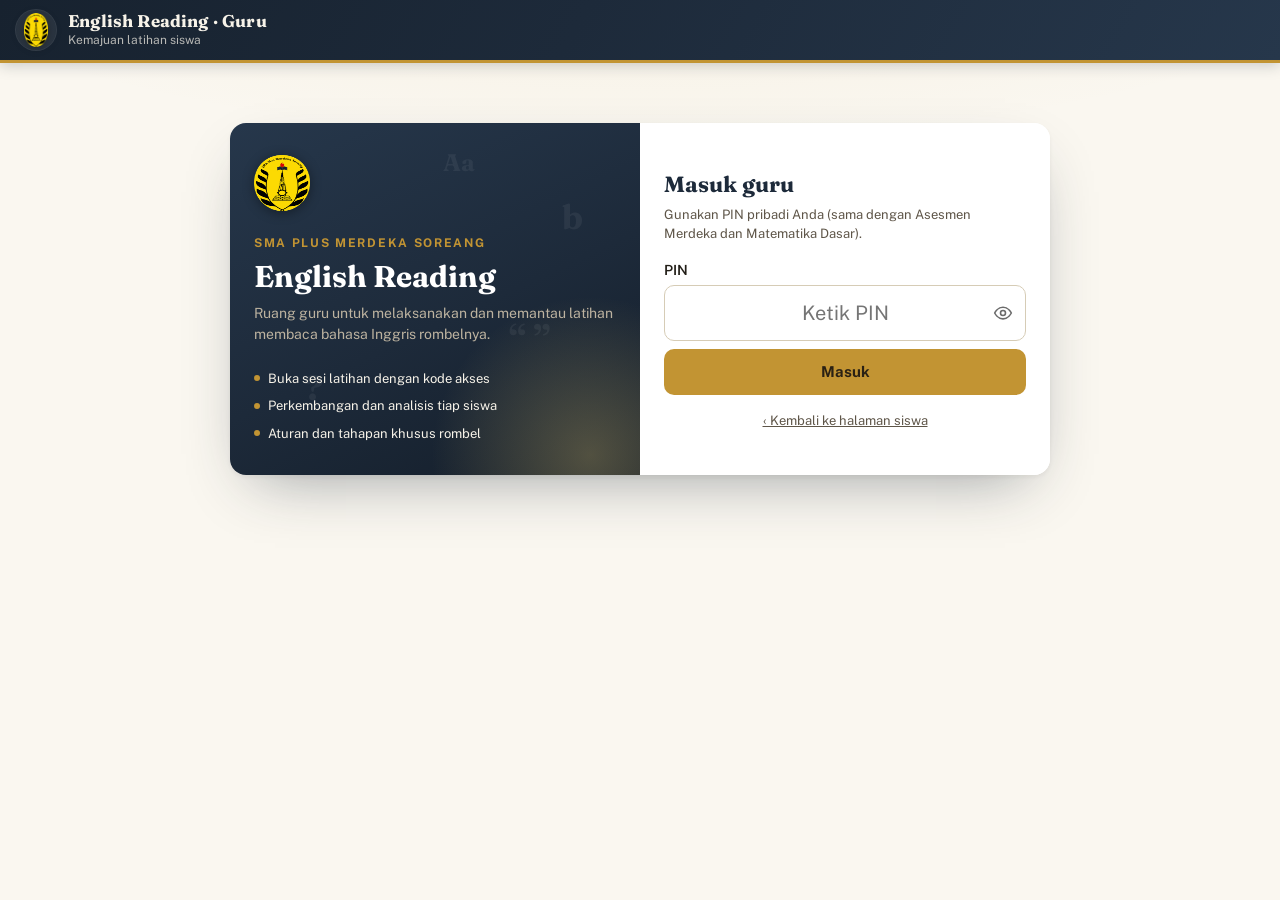
<file: guru.html>
<!DOCTYPE html>
<html lang="id">
<head>
<meta charset="utf-8">
<meta name="viewport" content="width=device-width, initial-scale=1">
<meta name="robots" content="noindex">
<title>English Reading · Guru — SMA Plus Merdeka Soreang</title>
<!-- Pratinjau tautan (WhatsApp dll.): judul seragam "Aplikasi · Halaman — Sekolah" -->
<meta name="description" content="Latihan membaca bahasa Inggris bertahap: dengarkan, baca, dan tuntaskan setiap sub level.">
<meta property="og:type" content="website">
<meta property="og:site_name" content="SMA Plus Merdeka Soreang">
<meta property="og:locale" content="id_ID">
<meta property="og:title" content="English Reading · Guru — SMA Plus Merdeka Soreang">
<meta property="og:description" content="Latihan membaca bahasa Inggris bertahap: dengarkan, baca, dan tuntaskan setiap sub level.">
<meta property="og:image" content="https://smapmerdekasoreang99-star.github.io/english_reading/assets/pratinjau.jpg?v=3">
<meta property="og:image:type" content="image/jpeg">
<meta property="og:image:width" content="100">
<meta property="og:image:height" content="100">
<meta property="og:image:alt" content="Logo SMA Plus Merdeka Soreang">
<!-- /pratinjau -->
<!-- Tampilan sama dengan Matematika Dasar: dasar.css (token bersama) + matdas.css (komponen) + gaya halaman guru di bawah -->
<link rel="stylesheet" href="assets/dasar.css?v=1">
<link rel="stylesheet" href="assets/matdas.css?v=8">
<script src="config.js?v=2"></script>
<style>
/* Tombol Panduan membaca data di kepala halaman (13 Okt 2026): PDF untuk dibuka, Word untuk dicetak/disunting */
.panduan { position: relative; }
/* Kepala halaman (lapisan 30) dinaikkan di atas bilah navigasi (40) dan bilah aksi (35) selama menu terbuka */
.atas.panduan-buka { z-index: var(--lapis-saran); }
.panduan > summary { list-style: none; cursor: pointer; font-weight: 700; font-size: var(--h-s); color: var(--tinta-terang);
  border: 1.5px solid rgba(255,255,255,.35); border-radius: var(--r2); padding: var(--j1) var(--j3); min-height: 36px; display: flex; align-items: center; gap: 6px; white-space: nowrap; }
.panduan > summary::-webkit-details-marker { display: none; }
.panduan > summary:hover, .panduan[open] > summary { border-color: var(--emas); background: rgba(255,255,255,.08); }
.panduan-menu { position: absolute; right: 0; top: calc(100% + 8px); width: min(300px, calc(100vw - 32px)); background: var(--kertas-2); color: var(--tinta);
  border: 1px solid var(--garis); border-radius: var(--r3); box-shadow: 0 14px 34px -14px rgba(34,30,23,.45); padding: 6px; z-index: calc(var(--lapis-topbar) + 1); }
.panduan-menu a { display: block; padding: 10px 12px; border-radius: var(--r2); color: var(--gelap); font-weight: 700; text-decoration: none; }
.panduan-menu a:hover { background: var(--kertas-3); }
.panduan-menu small { display: block; font-weight: 400; color: var(--tinta-2); font-size: var(--h-xs); margin-top: 2px; }
.panduan-menu p { margin: 4px 12px 6px; font-size: var(--h-xs); color: var(--tinta-2); }
@media (max-width: 560px) { .panduan > summary .p-teks { display: none; }
  .panduan-menu { position: fixed; left: 16px; right: 16px; top: 86px; width: auto; } }
/* ---- Disalin dari Matematika_Dasar/guru.html (10 Okt 2026) ---- */
/* Navigasi utama: bilah berikon yang menempel di bawah kepala; digeser mendatar di HP */
.tab { position: sticky; top: 63px; z-index: var(--lapis-nav); display: flex; gap: 4px; margin: var(--j4) 0 var(--j2); padding: 5px;
  background: rgba(255,255,255,.86); backdrop-filter: blur(8px); -webkit-backdrop-filter: blur(8px);
  border: 1px solid rgba(214,204,182,.7); border-radius: 14px; box-shadow: 0 6px 20px -12px rgba(34,30,23,.25);
  overflow-x: auto; scrollbar-width: none; }
.tab::-webkit-scrollbar { display: none; }
.tab button { flex: 1 0 auto; display: inline-flex; align-items: center; justify-content: center; gap: 8px; background: transparent; color: var(--tinta-2);
  border: 0; font-weight: 600; font-size: 13px; min-height: 40px; padding: var(--j2) var(--j3); border-radius: 10px; white-space: nowrap; }
.tab button svg { width: 18px; height: 18px; fill: none; stroke: currentColor; stroke-width: 1.8; stroke-linecap: round; stroke-linejoin: round; flex: none; }
.tab button:hover { background: var(--kertas-3); color: var(--gelap); }
.tab button.on { background: var(--gelap); color: #fff; box-shadow: 0 4px 12px -4px rgba(29,42,58,.5); }
.tab button.on svg { color: var(--emas); }
/* Tujuh menu (admin): lebih rapat; ikon disembunyikan bila layar belum cukup lebar */
@media (min-width: 641px) and (max-width: 1400px) { .tab button { padding: var(--j2) 10px; gap: 6px; } .tab.tujuh button svg { display: none; } }
@media (min-width: 641px) and (max-width: 1300px) { .tab button svg { display: none; } }
@media (max-width: 640px) { .tab { top: 61px; margin-left: calc(-1 * var(--j2)); margin-right: calc(-1 * var(--j2)); } .tab button { flex: 0 0 auto; padding: var(--j2) var(--j3); } }

/* Kotak angka ringkasan: ikon, warna sesuai makna */
.ubin { display: grid; grid-template-columns: repeat(auto-fit, minmax(170px, 1fr)); gap: var(--j3); margin: var(--j3) 0; }
.ubin > div { position: relative; display: grid; grid-template-columns: auto 1fr; grid-template-rows: auto auto; column-gap: var(--j3); align-items: center;
  background: var(--kertas-2); border: 1px solid rgba(214,204,182,.7); border-radius: 14px; padding: var(--j3) var(--j4);
  box-shadow: 0 1px 2px rgba(34,30,23,.04), 0 6px 18px -12px rgba(34,30,23,.14); overflow: hidden; }
.ubin > div::after { content: ""; position: absolute; left: 0; top: 14px; bottom: 14px; width: 3px; border-radius: 0 3px 3px 0; background: var(--sakit); }
.ubin > div .ik { grid-row: 1 / span 2; width: 40px; height: 40px; border-radius: 12px; display: flex; align-items: center; justify-content: center;
  background: var(--sakit-muda); color: var(--sakit-tua); }
.ubin > div .ik svg { width: 20px; height: 20px; fill: none; stroke: currentColor; stroke-width: 1.8; stroke-linecap: round; stroke-linejoin: round; }
.ubin .n { font-family: "Fraunces", Georgia, serif; font-size: 26px; font-weight: 700; color: var(--gelap); line-height: 1.05; font-variant-numeric: tabular-nums; }
.ubin .l { font-size: var(--h-s); color: var(--tinta-2); line-height: 1.3; }
.ubin > div.baik::after { background: var(--hadir); } .ubin > div.baik .ik { background: var(--hadir-muda); color: var(--hadir-tua); }
.ubin > div.emas::after { background: var(--emas); } .ubin > div.emas .ik { background: var(--emas-muda); color: var(--emas-teks); }
.ubin > div.buruk::after { background: var(--absen); } .ubin > div.buruk .ik { background: var(--absen-muda); color: var(--absen-tua); }
.ubin > div.buruk .n { color: var(--absen-tua); }
.ubin > div.redup-ubin .n { color: var(--tinta-3); }

.ubin { display: grid; grid-template-columns: repeat(auto-fit, minmax(150px, 1fr)); gap: var(--j3); margin: var(--j3) 0; }
.ubin > div { background: var(--kertas-2); border: 1px solid var(--garis); border-radius: var(--r3); padding: var(--j3) var(--j4); }
.ubin .n { font-family: "Fraunces", Georgia, serif; font-size: 28px; font-weight: 700; color: var(--gelap); line-height: 1.1; font-variant-numeric: tabular-nums; }
.ubin .l { font-size: var(--h-s); color: var(--tinta-2); }
.ubin .l .dari { color: var(--tinta-3); white-space: nowrap; }

.maju { display: flex; align-items: center; gap: var(--j2); min-width: 150px; }
.maju .batang { flex: 1; }
.maju span { font-size: var(--h-s); color: var(--tinta-2); font-variant-numeric: tabular-nums; white-space: nowrap; }

/* Grafik */
.grafik { position: relative; }
.grafik svg { display: block; width: 100%; height: auto; overflow: visible; }
.grafik text { font-family: inherit; }
.tip { position: absolute; pointer-events: none; background: var(--gelap); color: var(--tinta-terang); font-size: var(--h-s); padding: var(--j2) var(--j3);
  border-radius: var(--r1); box-shadow: var(--bayang-2); white-space: nowrap; z-index: var(--lapis-isi); opacity: 0; transition: opacity .1s; }
.tip.show { opacity: 1; }
.tip b { color: #fff; }

.catatan { margin: 0; padding-left: 1.2em; }
#t-kelas td:nth-child(2), #t-daftar td:nth-child(3) { white-space: nowrap; }
/* Pengaturan &amp; Tahapan Khusus */
.khusus-bagian { margin: var(--j5) 0; }
.khusus-kepala { display: flex; justify-content: space-between; align-items: flex-end; gap: var(--j3); flex-wrap: wrap; border-bottom: 1px solid var(--garis-2); padding-bottom: var(--j2); margin-bottom: var(--j2); }
.khusus-kepala h2 { margin: 0; font-size: 20px; } .khusus-kepala p { margin: 2px 0 0; max-width: 72ch; }
.pr-editor { border-top: 4px solid var(--emas); scroll-margin-top: 140px; }
.pr-identitas { display: grid; grid-template-columns: 1fr 1fr; gap: var(--j4); } @media (max-width: 640px) { .pr-identitas { grid-template-columns: 1fr; } }
.pr-identitas input { height: 42px; }
/* Editor profil aturan (12 Okt 2026): kepala + penghitung, dua kolom kelompok seimbang (5–5 isian),
   satu baris per isian (nama & keterangan | kendali selebar & setinggi sama), baris yang dibedakan disorot emas. */
.pe-kepala { display: flex; justify-content: space-between; align-items: flex-start; gap: var(--j3); flex-wrap: wrap; margin-bottom: var(--j4); }
.pe-kepala h2 { margin: 0; font-size: var(--h-judul-s); }
.pe-kepala p { margin: 4px 0 0; max-width: 70ch; font-size: var(--h-s); color: var(--tinta-2); }
.pe-hitung { flex: none; padding: 5px 12px; border-radius: var(--r-bulat); font-size: var(--h-xs); font-weight: 700; background: var(--emas-muda); color: var(--emas-teks); }
.pe-hitung.kosong { background: var(--netral-muda); color: var(--tinta-2); }
.pe-kolom { display: grid; grid-template-columns: repeat(2, minmax(0, 1fr)); gap: var(--j4); margin-top: var(--j4); align-items: stretch; }
/* kelompok terakhir tiap kolom memanjang sampai bawah, jadi tepi bawah kedua kolom rata */
.pe-tumpuk { display: flex; flex-direction: column; gap: var(--j4); } .pe-tumpuk > .pe-grup:last-child { flex: 1; }
.pe-grup { background: var(--kertas-2); border: 1px solid var(--garis); border-radius: var(--r3); overflow: hidden; box-shadow: var(--bayang-1); }
.pe-grup-kepala { padding: var(--j3) var(--j4); background: var(--kertas-3); border-bottom: 1px solid var(--garis); }
.pe-grup-kepala h3 { margin: 0; font-size: var(--h-m); font-weight: 800; color: var(--tinta); }
.pe-grup-kepala p { margin: 2px 0 0; font-size: var(--h-xs); color: var(--tinta-2); }
.pe-baris { display: grid; grid-template-columns: minmax(0, 1fr) 210px; gap: var(--j4); align-items: center; padding: var(--j3) var(--j4);
  border-top: 1px solid var(--garis); box-shadow: inset 3px 0 0 transparent; transition: background-color .15s, box-shadow .15s; cursor: default; }
.pe-grup-kepala + .pe-baris { border-top: 0; }
.pe-baris.khusus { background: var(--emas-kabut); box-shadow: inset 3px 0 0 var(--emas); }
.pe-label b { display: block; font-size: var(--h-s); font-weight: 700; color: var(--tinta); }
.pe-label small { display: block; margin-top: 3px; font-size: var(--h-xs); line-height: 1.45; color: var(--tinta-2); }
.pe-tanda { display: inline-block; margin-left: var(--j2); padding: 1px 8px; border-radius: var(--r-bulat); font-size: 10.5px; font-weight: 700; letter-spacing: .02em;
  vertical-align: 1px; background: var(--sakit-muda); color: var(--sakit-tua); white-space: nowrap; }
.pe-kendali select, .pe-kendali .grup { width: 100%; height: 40px; }
.pe-kendali select { padding: 0 var(--j3); font-size: var(--h-s); }
.pe-kendali .grup input { flex: 1; width: auto; min-width: 0; height: 40px; }
.pe-kendali .grup .satuan { min-width: 64px; justify-content: center; font-size: var(--h-s); }
.pe-kaki { display: flex; justify-content: space-between; align-items: center; gap: var(--j3); flex-wrap: wrap; margin-top: var(--j4); padding-top: var(--j4); border-top: 1px solid var(--garis); }
.pe-kaki p { margin: 0; max-width: 64ch; font-size: var(--h-xs); color: var(--tinta-2); }
.pe-tombol { display: flex; gap: var(--j2); margin-left: auto; }
@media (max-width: 960px) { .pe-kolom { grid-template-columns: 1fr; } }
@media (max-width: 520px) { .pe-baris { grid-template-columns: 1fr; gap: var(--j2); } .pe-tombol { width: 100%; } .pe-tombol button { flex: 1; } }
.pr-identitas label, .pr-isian label { display: grid; gap: 4px; font-size: var(--h-s); font-weight: 600; color: var(--tinta); }
.pr-grup { margin-top: var(--j3); }
.ds-sub-judul { font-size: 11px; font-weight: 700; letter-spacing: .1em; text-transform: uppercase; color: var(--emas-teks); margin-bottom: var(--j2); }
.pr-isian { display: grid; grid-template-columns: repeat(auto-fit, minmax(220px, 1fr)); gap: var(--j3); }
.pr-isian select, .pr-isian input[type=text] { padding: var(--j2) var(--j3); font-size: var(--h-m); }
.pr-isian .grup input { width: 100%; }
.pr-isian input[type=text]::placeholder { text-transform: none; }
.pr-chip { display: flex; flex-wrap: wrap; gap: var(--j2); margin: var(--j3) 0 var(--j2); }
.pr-chip span { display: grid; padding: 6px 12px; border-radius: 10px; background: var(--emas-kabut); border: 1px solid var(--emas-muda); }
.pr-chip small { font-size: 11px; color: var(--tinta-2); } .pr-chip b { font-size: var(--h-m); color: var(--tinta); }
.pr-pakai { font-size: var(--h-s); color: var(--tinta); } .pr-pakai.redup { color: var(--tinta-3); }
.atur-siswa > summary { cursor: pointer; list-style: none; display: flex; align-items: center; gap: var(--j3); }
.atur-siswa > summary::-webkit-details-marker { display: none; }
.atur-siswa-isi { display: grid; grid-template-columns: repeat(auto-fit, minmax(200px, 1fr)); gap: var(--j2); margin-top: var(--j3); }
.atur-siswa-isi > div { display: grid; padding: var(--j2) var(--j3); border-radius: 10px; background: var(--kertas-3); }
.atur-siswa-isi > div.khusus { background: var(--emas-kabut); box-shadow: inset 3px 0 0 var(--emas); }
.atur-siswa-isi small { font-size: 11px; color: var(--tinta-2); } .atur-siswa-isi b { font-size: var(--h-m); }
.atur-siswa-isi span { font-size: 11px; color: var(--tinta-3); } .atur-siswa-isi .khusus span { color: var(--emas-teks); font-weight: 600; }
.massal select#dl-profil { min-width: 150px; }
/* Perkembangan Siswa: tab Per Siswa / Per Kelompok */
.subtab { display: inline-flex; gap: 4px; padding: 4px; margin: var(--j2) 0 var(--j3); background: var(--kertas-2); border: 1px solid var(--garis); border-radius: var(--r-bulat); }
.subtab button { background: transparent; color: var(--tinta-2); border: 0; box-shadow: none; padding: 8px 18px; border-radius: var(--r-bulat); font-weight: 700; font-size: var(--h-m); }
.subtab button.on { background: var(--gelap); color: #fff; }
.subtab button:focus-visible { outline: 2px solid var(--emas); outline-offset: 2px; }
/* Perkembangan Siswa: Peringkat (nomor 1–3 = emas, perak, perunggu, kolom yang diurutkan disorot) */
.rk-no { display: inline-grid; place-items: center; min-width: 28px; height: 28px; padding: 0 6px; border-radius: var(--r-bulat); font-weight: 800; font-variant-numeric: tabular-nums; color: var(--tinta-2); }
.rk-no.p1 { background: var(--emas); color: var(--utama-teks); }
.rk-no.p2 { background: #6E7B88; color: #fff; }   /* perak */
.rk-no.p3 { background: #9A5B2A; color: #fff; }   /* perunggu */
.tabel th.rk-utama, .tabel td.rk-utama { background: var(--emas-kabut); font-weight: 800; }
.rk-sub { display: block; font-size: var(--h-xs); font-weight: 400; color: var(--tinta-3); }
/* Pengaturan Umum: pilihan sasaran & asal tiap isian */
.atur-sasaran { display: grid; gap: 4px; font-size: var(--h-xs); font-weight: 700; letter-spacing: .06em; text-transform: uppercase; color: var(--tinta-2); }
.atur-sasaran select { min-width: 260px; padding: var(--j2) var(--j3); font-size: var(--h-m); text-transform: none; letter-spacing: 0; font-weight: 600; color: var(--tinta); }
.atur-asal { display: inline-block; margin-top: 6px; font-size: var(--h-xs); font-weight: 700; color: var(--tinta-3); }
.atur-asal.khusus { color: var(--emas-teks); } .atur-asal a { color: inherit; }
/* Pesan PIN sementara */
#pin-sementara { margin: 0 0 var(--j3); background: var(--emas-kabut); border: 1px solid var(--emas-muda); color: var(--tinta); }
/* Admin */
.admin-aksi { display: flex; gap: var(--j2); flex-wrap: wrap; justify-content: flex-end; }
.adm-tabel td { vertical-align: middle; } .adm-tabel td.kanan { text-align: right; }
.adm-tabel tr.nonaktif td { color: var(--tinta-3); } .adm-tabel td > .kecil { display: block; }
.pin-sel { display: inline-flex; align-items: center; gap: var(--j2); flex-wrap: wrap; }
.pin-teks { font-size: var(--h-b); letter-spacing: .14em; font-variant-numeric: tabular-nums; }
.kosongkan.dua { grid-template-columns: minmax(0, 1fr) minmax(0, 1fr) auto; }
@media (max-width: 640px) { .atur-sasaran select { min-width: 0; width: 100%; } .atur-sasaran { width: 100%; } }
/* Kotak aturan & tahapan kelompok (Sesi Kegiatan) */
.ik-baris { display: grid; grid-template-columns: 110px minmax(0, 1.2fr) minmax(0, 1fr); gap: var(--j3) var(--j4); padding: var(--j3) var(--j5); border-bottom: 1px solid var(--garis); align-items: start; }
.ik-baris:last-child { border-bottom: 0; }
.ik-kel, .ik-sel { display: grid; gap: 4px; align-content: start; min-width: 0; }
.ik-kel b { font-size: var(--h-b); } .ik-baris small { font-size: var(--h-xs); color: var(--tinta-2); line-height: 1.45; }
.ik-judul { font-size: 11px; font-weight: 800; letter-spacing: .08em; text-transform: uppercase; color: var(--tinta-3); }
.ik-sel > b { font-size: var(--h-m); }
.ik-chips { display: flex; flex-wrap: wrap; gap: 6px; }
.ik-chip { display: grid; padding: 4px 10px; border-radius: 8px; background: var(--kertas-3); border: 1px solid var(--garis); }
.ik-chip.khusus { background: var(--emas-kabut); border-color: var(--emas-muda); }
.ik-chip small { font-size: 10.5px; } .ik-chip b { font-size: var(--h-s); }
.ik-ket { font-size: var(--h-s); line-height: 1.45; }
.ik-lain { display: grid; gap: 4px; margin-top: var(--j2); padding: var(--j2) var(--j3); border-radius: 10px; background: var(--emas-kabut); border: 1px solid var(--emas-muda); }
.ik-lipat summary { cursor: pointer; padding: var(--j3) var(--j5); font-weight: 700; font-size: var(--h-m); }
@media (max-width: 860px) { .ik-baris { grid-template-columns: 1fr; padding: var(--j3) var(--j4); } }
/* Sesi latihan per kelompok (Sesi Kegiatan) */
.sesi-baris { display: grid; grid-template-columns: 150px minmax(0, 1fr) 130px 470px; gap: var(--j3) var(--j4); align-items: center;
  padding: var(--j3) var(--j5); border-bottom: 1px solid var(--garis); }
.sesi-baris:last-child { border-bottom: 0; }
.sesi-baris.buka { background: var(--hadir-muda); background: color-mix(in srgb, var(--hadir-muda) 55%, transparent); }
.sesi-nama, .sesi-status, .sesi-kode { display: grid; gap: 2px; justify-items: start; }
.sesi-nama b { font-size: var(--h-b); } .sesi-baris small { font-size: var(--h-xs); color: var(--tinta-2); }
.sesi-kode b { font-size: 26px; font-weight: 800; letter-spacing: .14em; font-variant-numeric: tabular-nums; color: var(--tinta); line-height: 1.1; }
.sesi-aksi { display: grid; grid-template-columns: 1fr 1fr; gap: var(--j2); }
.sesi-aksi button, .sesi-aksi select { width: 100%; min-height: 38px; }
.sesi-aksi select { padding: var(--j2) var(--j3); font-size: var(--h-s); }
/* Tombol tampilan (QR, teratas) sejajar di baris atas; Tambah dan Tutup di baris bawah — kisi 2×2 sama lebar */
.sesi-aksi .sesi-layar { display: inline-flex; align-items: center; justify-content: center; gap: var(--j2); }
.sesi-aksi .ikon { width: 16px; height: 16px; flex: none; fill: none; stroke: currentColor; stroke-width: 1.8; stroke-linejoin: round; }
.sesi-aksi .ikon path:first-child { fill: none; }
/* Ubah waktu sesi yang sedang berjalan (13 Okt 2026): − Kurangi | N menit | + Tambah, selebar kolom aksi */
.sesi-aksi.buka { grid-template-columns: repeat(3, 1fr); }
.ubah-waktu { grid-column: 1 / -1; display: grid; grid-template-columns: 1fr minmax(118px, auto) 1fr; min-height: 40px; overflow: hidden;
  border: 1.5px solid var(--garis-2); border-radius: var(--r2); background: #fff; }
.ubah-waktu:focus-within { border-color: var(--emas-tua); box-shadow: 0 0 0 4px rgba(194,148,51,.14); }
.sesi-aksi .ubah-waktu button { width: auto; min-height: 0; border: 0; border-radius: 0; padding: 0 var(--j3); font-size: var(--h-s); font-weight: 700;
  display: inline-flex; align-items: center; justify-content: center; gap: 6px; white-space: nowrap; }
.ubah-waktu button b { display: inline-grid; place-items: center; width: 20px; height: 20px; border-radius: 50%; font-size: 15px; line-height: 1; color: #fff; }
.ubah-waktu .uw-kurang { background: var(--absen-muda); color: var(--absen-tua); }
.ubah-waktu .uw-kurang b { background: var(--absen); }
.ubah-waktu .uw-kurang:hover:not(:disabled) { background: #F1D3CB; color: var(--absen-tua); }
.ubah-waktu .uw-tambah { background: var(--hadir-muda); color: var(--hadir-tua); }
.ubah-waktu .uw-tambah b { background: var(--hadir); }
.ubah-waktu .uw-tambah:hover:not(:disabled) { background: #D3E6D9; color: var(--hadir-tua); }
.ubah-waktu button:disabled { opacity: .45; cursor: not-allowed; }
.uw-isi { display: flex; align-items: center; justify-content: center; gap: 4px; border-left: 1.5px solid var(--garis-2); border-right: 1.5px solid var(--garis-2); padding: 0 var(--j2); cursor: text; }
.uw-isi input[type=number] { width: 56px; padding: 0; border: 0; border-radius: 0; font-size: var(--h-m); font-weight: 800; text-align: center; box-shadow: none; background: transparent; }
.uw-isi input[type=number]:focus { box-shadow: none; }
.uw-isi span { font-size: var(--h-s); color: var(--tinta-2); }
@media (max-width: 720px) { .sesi-aksi.buka { grid-template-columns: 1fr 1fr; } .sesi-aksi.buka .bahaya { grid-column: 1 / -1; } }
.sesi-ringkas { margin: 0; padding: var(--j3) var(--j5); background: var(--kertas-3); border-bottom: 1px solid var(--garis); font-size: var(--h-s); line-height: 1.5; }
.sesi-peringatan { margin: 0; padding: var(--j3) var(--j5); background: var(--emas-kabut); border-bottom: 1px solid var(--garis); font-size: var(--h-s); }
@media (max-width: 720px) { .sesi-baris { grid-template-columns: 1fr auto; padding: var(--j3) var(--j4); } .sesi-status { grid-column: 1 / -1; grid-row: 2; } .sesi-aksi { grid-column: 1 / -1; justify-content: flex-start; } }
.kode-layar { position: fixed; inset: 0; z-index: 1000; background: rgba(15, 23, 34, .94); display: flex; align-items: center; justify-content: center; padding: var(--j5); }
.kl-isi { display: grid; justify-items: center; gap: var(--j3); text-align: center; color: #fff; }
.kl-label { font-size: clamp(22px, 4vw, 40px); font-weight: 800; color: var(--emas); }
.kl-ket { font-size: clamp(14px, 2vw, 20px); color: #d6dbe2; }
#kl-kode { font-size: clamp(72px, 12vw, 180px); font-weight: 800; letter-spacing: .12em; line-height: 1; font-variant-numeric: tabular-nums; }
.kl-dua { display: flex; align-items: center; justify-content: center; gap: clamp(24px, 5vw, 72px); flex-wrap: wrap; }
.kl-kode-kol { display: grid; justify-items: center; gap: var(--j2); }
#kl-qr { background: #fff; padding: clamp(10px, 1.6vw, 18px); border-radius: 12px; line-height: 0; }
#kl-qr { cursor: zoom-in; }
#kl-qr img, #kl-qr canvas { width: min(70vh, 52vw) !important; height: auto !important; image-rendering: pixelated; }
/* Ketuk QR: QR saja, sebesar mungkin, untuk siswa di barisan belakang */
.kode-layar.qr-saja .kl-kode-kol, .kode-layar.qr-saja .kl-url, .kode-layar.qr-saja #kl-tutup { display: none; }
.kode-layar.qr-saja #kl-qr { cursor: zoom-out; }
.kode-layar.qr-saja #kl-qr img, .kode-layar.qr-saja #kl-qr canvas { width: min(88vh, 92vw) !important; }
.kl-petunjuk { font-size: clamp(12px, 1.3vw, 15px); color: #8d97a4; }
#kl-qr.hidden + .kl-kode-kol #kl-kode { font-size: clamp(96px, 22vw, 260px); }
.kl-url { font-size: clamp(12px, 1.4vw, 16px); color: #aab3bf; word-break: break-all; }
/* ---- Papan Peringkat Teratas (layar penuh, diproyeksikan ke kelas) ----
   Biru tua lambang sekolah dengan aksen emas; podium juara 1–5 di kiri (urutan 4·2·1·3·5),
   peringkat 6..n di kanan dengan huruf lebih kecil dan bergulir sendiri (11 Nov 2026; sebelumnya
   podium 1–3 dan peringkat 4–10). Siswa yang belum benar ditaruh paling bawah tanpa nomor.
   Semua ukuran memakai clamp() supaya terbaca dari belakang kelas di TV maupun proyektor. */
.tr-layar { position: fixed; inset: 0; z-index: 1000; overflow: auto; color: #fff;
  background: radial-gradient(1200px 620px at 50% -12%, #2c4160 0%, #172538 52%, #0e1724 100%);
  display: grid; grid-template-rows: auto auto minmax(0, 1fr) auto; gap: clamp(12px, 2.2vh, 26px);
  padding: clamp(16px, 3.2vh, 40px) clamp(16px, 4vw, 64px); font-variant-numeric: tabular-nums; }
.tr-kepala { display: flex; justify-content: space-between; align-items: flex-end; gap: var(--j4); flex-wrap: wrap; }
.tr-judul-kol { display: grid; gap: 4px; }
.tr-label { color: var(--emas); font-size: clamp(12px, 1.25vw, 16px); font-weight: 800; letter-spacing: .22em; text-transform: uppercase; }
.tr-judul { margin: 0; font-size: clamp(28px, 4.2vw, 58px); font-weight: 800; line-height: 1.05; color: #fff; }
.tr-judul #tr-kel { color: var(--emas); }
.tr-info { display: flex; gap: var(--j2); flex-wrap: wrap; justify-content: flex-end; }
.tr-pil { display: inline-flex; align-items: center; gap: var(--j2); padding: 7px 16px; border-radius: 999px; font-weight: 700;
  font-size: clamp(13px, 1.25vw, 17px); background: rgba(255,255,255,.07); border: 1px solid rgba(255,255,255,.16); color: #e6ebf1; }
.tr-pil b { color: #fff; letter-spacing: .08em; }
.tr-pil.langsung { color: #bff0cf; border-color: rgba(120,220,160,.35); background: rgba(70,170,110,.14); }
.tr-pil.tutup { color: #f3d7cf; border-color: rgba(230,140,120,.35); background: rgba(200,90,70,.14); }
.tr-titik { width: 9px; height: 9px; border-radius: 50%; background: #5fe08f; box-shadow: 0 0 0 0 rgba(95,224,143,.6); animation: tr-denyut 1.6s infinite; }
@keyframes tr-denyut { 70% { box-shadow: 0 0 0 9px rgba(95,224,143,0); } 100% { box-shadow: 0 0 0 0 rgba(95,224,143,0); } }

.tr-angka { display: grid; grid-template-columns: repeat(4, minmax(0, 1fr)); gap: clamp(8px, 1.2vw, 16px); }
.tr-kartu { display: grid; gap: 2px; padding: clamp(10px, 1.6vh, 18px) clamp(12px, 1.4vw, 20px); border-radius: 14px;
  background: rgba(255,255,255,.06); border: 1px solid rgba(255,255,255,.12); }
.tr-kartu b { font-size: clamp(24px, 3vw, 44px); font-weight: 800; line-height: 1.1; color: #fff; }
.tr-kartu b small { font-size: .5em; color: #9fb0c4; font-weight: 700; }
.tr-kartu span { font-size: clamp(12px, 1.1vw, 15px); color: #a9b7c8; font-weight: 600; }

.tr-isi { display: grid; grid-template-columns: minmax(0, 1fr) minmax(0, 1fr); gap: clamp(16px, 2.2vw, 36px); align-items: stretch; min-height: 0; }
.tr-podium { display: grid; grid-template-columns: repeat(5, minmax(0, 1fr)); align-items: end; gap: clamp(6px, .8vw, 12px);
  padding: clamp(12px, 2vh, 24px) clamp(10px, 1.4vw, 20px) 0; border-radius: 18px;
  background: linear-gradient(180deg, rgba(255,255,255,.05), rgba(255,255,255,.01)); border: 1px solid rgba(255,255,255,.1); }
.tr-tiang { display: grid; justify-items: center; gap: clamp(4px, .8vh, 8px); text-align: center; min-width: 0; }
.tr-ava { --m: #c9d1db; width: clamp(46px, 5vw, 84px); aspect-ratio: 1; border-radius: 50%; display: grid; place-items: center;
  font-weight: 800; font-size: clamp(16px, 1.8vw, 28px); color: #172538; background: var(--m);
  box-shadow: 0 0 0 4px rgba(255,255,255,.08), 0 10px 26px rgba(0,0,0,.35); }
.tr-tiang.j1 .tr-ava { --m: #f0c24b; width: clamp(58px, 6.4vw, 106px); box-shadow: 0 0 0 5px rgba(240,194,75,.25), 0 0 40px rgba(240,194,75,.35); }
.tr-tiang.j3 .tr-ava { --m: #d99459; }
.tr-tiang.j4 .tr-ava, .tr-tiang.j5 .tr-ava { --m: #8fb3d9; width: clamp(38px, 4vw, 68px); font-size: clamp(13px, 1.4vw, 22px); }
.tr-mahkota { color: #f0c24b; font-size: clamp(16px, 1.8vw, 26px); line-height: 1; height: 1em; }
.tr-nama-p { font-weight: 800; font-size: clamp(13px, 1.2vw, 19px); line-height: 1.2; max-width: 100%; overflow: hidden;
  display: -webkit-box; -webkit-line-clamp: 2; -webkit-box-orient: vertical; overflow-wrap: anywhere; min-height: 2.4em; }
.tr-meta-p { display: grid; font-size: clamp(11px, .95vw, 14px); line-height: 1.3; color: #b3c0cf; }
.tr-meta-p b { color: #fff; }
.tr-alas { width: 100%; display: grid; place-items: start center; padding-top: clamp(8px, 1.4vh, 16px); border-radius: 12px 12px 0 0;
  font-size: clamp(26px, 3.4vw, 56px); font-weight: 800; color: rgba(23,37,56,.85);
  background: linear-gradient(180deg, #d5dce5, #9eabbb); height: clamp(80px, 17vh, 190px); }
.tr-tiang.j1 .tr-alas { background: linear-gradient(180deg, #f6d36f, #c99a2e); height: clamp(110px, 23vh, 250px); }
.tr-tiang.j3 .tr-alas { background: linear-gradient(180deg, #e7ab78, #b46d36); height: clamp(64px, 13vh, 150px); }
.tr-tiang.j4 .tr-alas, .tr-tiang.j5 .tr-alas { background: linear-gradient(180deg, #a9c4e0, #6c8db1); height: clamp(44px, 9vh, 104px);
  font-size: clamp(20px, 2.4vw, 40px); padding-top: clamp(4px, .8vh, 10px); }
.tr-tiang.kosong .tr-ava, .tr-tiang.kosong .tr-alas { opacity: .25; }

/* Daftar peringkat 6..n: huruf ±¾ ukuran lama, satu baris per siswa, bergulir (otomatis, lihat gulirTeratas). */
.tr-daftar { display: grid; grid-auto-rows: auto; align-content: start; gap: clamp(4px, .6vh, 7px); min-height: 0;
  overflow-y: auto; overscroll-behavior: contain; scrollbar-width: thin; scrollbar-color: rgba(255,255,255,.25) transparent; padding: 3px 6px 3px 3px; }
.tr-baris { display: grid; grid-template-columns: clamp(26px, 2.2vw, 36px) minmax(0, 1.5fr) minmax(0, 1fr) auto; align-items: center;
  gap: clamp(6px, .8vw, 12px); padding: clamp(3px, .5vh, 6px) clamp(8px, .9vw, 14px); border-radius: 10px;
  background: rgba(255,255,255,.05); border: 1px solid rgba(255,255,255,.09); }
.tr-no { width: 100%; aspect-ratio: 1; border-radius: 50%; display: grid; place-items: center; font-weight: 800;
  font-size: clamp(12px, 1vw, 16px); background: rgba(255,255,255,.1); color: #fff; }
.tr-siswa { display: flex; align-items: baseline; gap: 8px; min-width: 0; }
.tr-siswa b { flex: none; max-width: 70%; font-size: clamp(16px, 1.15vw, 20px); overflow: hidden; text-overflow: ellipsis; white-space: nowrap; }
.tr-siswa small { min-width: 0; font-size: clamp(11px, .8vw, 14px); color: #8fa0b4; overflow: hidden; text-overflow: ellipsis; white-space: nowrap; }
.tr-batang { display: grid; grid-template-columns: minmax(0, 1fr) auto; align-items: center; gap: var(--j2); }
.tr-jalur { height: clamp(7px, 1vh, 12px); border-radius: 999px; background: rgba(255,255,255,.1); overflow: hidden; }
.tr-jalur i { display: block; height: 100%; border-radius: inherit; background: linear-gradient(90deg, #c99a2e, #f0c24b); transition: width .8s ease; }
.tr-batang b { font-size: clamp(12px, .95vw, 16px); min-width: 3.2em; text-align: right; }
.tr-batang b small { color: #a9b7c8; font-weight: 600; }
.tr-lvl { padding: 2px 10px; border-radius: 999px; font-weight: 800; font-size: clamp(11px, .9vw, 14px); white-space: nowrap;
  color: #172538; background: #9fd8b4; }
.tr-pisah { margin-top: clamp(6px, 1vh, 12px); padding: 0 4px; font-size: clamp(11px, .85vw, 14px); font-weight: 700; letter-spacing: .06em; color: #8fa0b4; }
.tr-baris.lain { background: rgba(255,255,255,.025); border-style: dashed; }
.tr-baris.lain .tr-no { background: transparent; color: #6f8197; }
.tr-baris.lain .tr-siswa b { color: #cfd8e3; font-weight: 700; }
.tr-ket-lain { font-size: clamp(11px, .85vw, 14px); color: #8fa0b4; white-space: nowrap; }
.tr-naik { color: #6fe39a; font-size: .8em; margin-left: 6px; }
.tr-baris.naik, .tr-tiang.naik .tr-ava { animation: tr-sorot 1.8s ease-out; }
@keyframes tr-sorot { from { box-shadow: 0 0 0 3px rgba(111,227,154,.7); } to { box-shadow: 0 0 0 0 rgba(111,227,154,0); } }
.tr-kosong-daftar { display: grid; place-items: center; text-align: center; color: #a9b7c8; font-size: clamp(14px, 1.4vw, 20px);
  border: 1px dashed rgba(255,255,255,.18); border-radius: 18px; padding: var(--j6); }
.tr-kosong-daftar b { display: block; color: #fff; font-size: clamp(22px, 2.6vw, 38px); margin-bottom: var(--j2); }
.tr-muat { color: #a9b7c8; text-align: center; align-self: center; grid-column: 1 / -1; }

.tr-kaki { display: grid; grid-template-columns: minmax(0, 1fr) auto minmax(0, 1fr); align-items: center; gap: var(--j4);
  font-size: clamp(12px, 1.05vw, 14px); color: #8fa0b4; }
.tr-detak { display: grid; justify-items: center; gap: 6px; }
.tr-jeda { color: #8fa0b4; }
.tr-detak-teks { white-space: nowrap; }
.tr-jeda select { width: auto; display: inline-block; min-height: 0; margin-left: 4px; padding: 2px 6px; font: inherit; font-weight: 700; color: #fff; background: rgba(255,255,255,.08);
  border: 1px solid rgba(255,255,255,.25); border-radius: 6px; }
.tr-jeda select option { color: #172538; }
.tr-detak-jalur { width: clamp(140px, 16vw, 240px); height: 4px; border-radius: 999px; background: rgba(255,255,255,.12); overflow: hidden; }
.tr-detak-jalur span { display: block; height: 100%; background: var(--emas); transition: width 1s linear; }
.tr-kanan { display: flex; justify-content: flex-end; align-items: center; gap: var(--j3); }
.tr-galat { color: #f3b4a6; }
.tr-kaki button { background: transparent; color: #fff; border-color: rgba(255,255,255,.4); }
.tr-kaki button:hover { background: rgba(255,255,255,.1); color: #fff; border-color: #fff; }
@media (max-width: 900px) {
  .tr-isi { grid-template-columns: 1fr; } .tr-angka { grid-template-columns: repeat(2, minmax(0, 1fr)); } .tr-daftar { max-height: 70vh; }
  .tr-kaki { grid-template-columns: 1fr; justify-items: center; text-align: center; } .tr-kanan { justify-content: center; }
}
.kl-isi button { margin-top: var(--j4); background: transparent; color: #fff; border-color: rgba(255,255,255,.4); }
/* Asal aturan: siswa (emas), kelompok (biru), umum (abu) */
span.ab-asal { display: inline-block; font-size: 11px; font-weight: 700; padding: 1px 8px; border-radius: var(--r-bulat); white-space: nowrap; }
span.ab-asal.a-siswa { background: var(--emas-muda); color: var(--emas-teks); }
span.ab-asal.a-kelompok { background: var(--sakit-muda); color: var(--sakit-tua); }
span.ab-asal.a-umum { background: var(--kertas-3); color: var(--tinta-2); box-shadow: inset 0 0 0 1px var(--garis-2); }
.ab-ringkas { display: grid; grid-template-columns: repeat(3, minmax(0, 1fr)); gap: var(--j3); margin-top: var(--j3); }
.ab-ring { display: grid; gap: 2px; align-content: start; justify-items: start; padding: var(--j3); border-radius: 12px; background: var(--kertas-3); border: 1px solid var(--garis); }
.ab-ring small { font-size: 11px; color: var(--tinta-2); text-transform: uppercase; letter-spacing: .06em; font-weight: 700; }
.ab-ring b { font-size: var(--h-m); line-height: 1.35; margin-bottom: 4px; }
.ab-grup { display: grid; grid-template-columns: repeat(4, minmax(0, 1fr)); gap: var(--j4); margin-top: var(--j4); }
.ab-judul { font-size: 11px; font-weight: 800; letter-spacing: .08em; text-transform: uppercase; color: var(--tinta-2); padding: 0 0 6px; border-bottom: 2px solid var(--garis); margin-bottom: 6px; }
.ab-isi { display: flex; justify-content: space-between; align-items: center; gap: var(--j2); padding: 8px 10px; border-radius: 10px; margin-bottom: 4px; }
.ab-isi > span:first-child { display: grid; min-width: 0; } .ab-isi small { font-size: 11px; color: var(--tinta-2); } .ab-isi b { font-size: var(--h-s); }
.ab-isi.khusus { background: var(--emas-kabut); }
@media (max-width: 900px) { .ab-grup { grid-template-columns: repeat(2, minmax(0, 1fr)); } }
@media (max-width: 560px) { .ab-grup, .ab-ringkas { grid-template-columns: 1fr; } }
/* Isi seksi di halaman Pengaturan &amp; Tahapan Khusus */
.seksi-kepala .seksi-aksi { margin-left: auto; flex: none; }
.seksi-isi { padding: var(--j4) var(--j5); }
.seksi-tabel table.tabel { margin: 0; } .seksi-tabel th:first-child, .seksi-tabel td:first-child { padding-left: var(--j5); }
.butir { padding: var(--j4) var(--j5); border-bottom: 1px solid var(--garis); margin: 0; }
.butir:last-child { border-bottom: 0; }
.butir .pr-chip { margin: var(--j3) 0; } .butir .jl-langkah { margin: var(--j3) 0; }
.pr-editor, .jl-editor { padding: var(--j4) var(--j5); background: var(--emas-kabut); border-bottom: 1px solid var(--garis); box-shadow: inset 4px 0 0 var(--emas); scroll-margin-top: 140px; }
.pr-editor h2, .jl-editor h2 { margin-top: 0; }
.langkah-siswa { margin: 0; padding: var(--j4) var(--j5) var(--j4) calc(var(--j5) + 18px); display: grid; gap: var(--j2); }
/* Cara sistem memilih: tiga lapis, yang atas menang */
.lapis { list-style: none; padding: 0; margin: 0; display: grid; gap: var(--j2); }
.lapis li { display: grid; grid-template-columns: 28px minmax(170px, 1fr) minmax(0, 2.4fr); gap: var(--j3); align-items: center; padding: var(--j3); border-radius: 12px; border: 1px solid var(--garis); }
.lapis li > div { display: grid; } .lapis li > div small { color: var(--tinta-2); font-size: var(--h-xs); }
.lapis .l-isi { display: grid; grid-template-columns: minmax(0, 1fr) minmax(0, 1.6fr); gap: var(--j3); font-size: var(--h-s); }
.lapis .l-isi > span { display: grid; } .lapis .l-isi small { font-size: 11px; color: var(--tinta-2); text-transform: uppercase; letter-spacing: .06em; font-weight: 700; }
.lapis .l-no { width: 28px; height: 28px; border-radius: 50%; display: inline-flex; align-items: center; justify-content: center; font-weight: 800; font-size: 13px; }
.lapis .l-siswa { background: var(--emas-kabut); } .lapis .l-siswa .l-no { background: var(--emas-muda); color: var(--emas-teks); }
.lapis .l-kel .l-no { background: var(--sakit-muda); color: var(--sakit-tua); }
.lapis .l-umum { background: var(--kertas-3); } .lapis .l-umum .l-no { background: var(--garis-2); color: var(--tinta-2); }
@media (max-width: 720px) { .lapis li { grid-template-columns: 28px 1fr; } .lapis .l-isi { grid-column: 2; grid-template-columns: 1fr; } }
/* Cek aturan siswa */
#ck-cari { max-width: 560px; }
.ck-kepala { display: flex; justify-content: space-between; align-items: center; gap: var(--j3); flex-wrap: wrap; margin-top: var(--j4); padding-top: var(--j3); border-top: 1px solid var(--garis); }
.ck-kepala > div { display: grid; }
.kel-tabel select { min-width: 190px; padding: var(--j2); font-size: var(--h-m); }
.kel-mandiri-berlaku { margin-top: var(--j2); padding-top: var(--j2); border-top: 1px solid var(--garis); }
#pm-tabel td.pm-sel { white-space: nowrap; }
#pm-tabel td.angka { white-space: nowrap; }
#pm-tabel td.pm-tahap { min-width: 190px; }
#pm-tabel td.pm-tahap small { display: block; color: var(--tinta-2); font-size: var(--h-s); }
.subtab { max-width: 100%; overflow-x: auto; }
.subtab button { flex: none; }
/* Lencana ringkas di tabel: satu baris, nama panjang dipotong (lengkap di judul) */
.lencana.ringkas { display: inline-block; margin: 0; max-width: 180px; overflow: hidden; text-overflow: ellipsis; white-space: nowrap; vertical-align: middle; }
.lencana-daftar { display: flex; flex-wrap: wrap; align-content: flex-start; gap: 4px; min-width: 210px; max-width: 260px; }   /* cukup lebar: 2–3 lencana sebaris, baris tabel tetap pendek */
/* Bilah Daftar siswa: kepala, baris Aturan, baris Tahapan (tombol Terapkan sejajar di kanan) */
#dl-massal.on { display: grid; gap: var(--j2); align-items: stretch; }
.massal .m-panel { display: grid; gap: var(--j2); padding-top: var(--j2); border-top: 1px solid var(--gelap-2); }
.massal .m-panel.hidden { display: none; }
/* Kolom posisi: nama tingkat lalu level di bawahnya */
#t-perkelompok th { vertical-align: bottom; line-height: 1.45; } #t-perkelompok td.posisi { min-width: 160px; }
/* Daftar siswa per batang sebaran (12 Nov 2026) */
.sb-panel { margin-top: var(--j4); border: 1px solid var(--garis); border-radius: 14px; background: var(--kertas-2); box-shadow: inset 4px 0 0 var(--sakit); overflow: hidden; }
.sb-kepala { display: grid; grid-template-columns: 1fr auto; gap: var(--j2) var(--j3); align-items: start; padding: var(--j3) var(--j4) var(--j3) calc(var(--j4) + 4px); border-bottom: 1px solid var(--garis); background: var(--kertas); }
.sb-judul h3 { margin: 2px 0 0; font-size: 17px; line-height: 1.3; color: var(--tinta); overflow-wrap: anywhere; }
.sb-eyebrow { font-size: 11px; font-weight: 700; letter-spacing: .12em; text-transform: uppercase; color: var(--sakit-tua); }
.sb-chips { grid-column: 1 / -1; display: flex; flex-wrap: wrap; gap: 6px; }
.sb-chip { display: inline-flex; align-items: baseline; gap: 4px; padding: 4px 10px; border-radius: var(--r-bulat); background: var(--kertas-3); border: 1px solid var(--garis); font-size: var(--h-s); color: var(--tinta-2); white-space: nowrap; }
.sb-chip b { color: var(--tinta); font-variant-numeric: tabular-nums; }
.sb-chip.baik { background: var(--hadir-muda); border-color: transparent; color: var(--hadir-tua); } .sb-chip.baik b { color: var(--hadir-tua); }
.sb-chip.emas { background: var(--emas-muda); border-color: transparent; color: var(--emas-teks); } .sb-chip.emas b { color: var(--emas-teks); }
.sb-chip.buruk { background: var(--absen-muda); border-color: transparent; color: var(--absen-tua); } .sb-chip.buruk b { color: var(--absen-tua); }
.sb-panel .gulir { padding: 0; margin: var(--j2) var(--j3) 0; }
.sb-tabel thead th { border-radius: 0 !important; box-shadow: 0 1px 0 var(--garis), 0 4px 6px -4px rgba(29, 42, 58, .18); }   /* kepala menutup penuh saat digulir */
.sb-panel .fz-wadah { max-height: min(520px, calc(100vh - 180px)); }
.sb-tabel { width: 100%; }
.sb-tabel td { padding-top: 9px; padding-bottom: 9px; white-space: nowrap; }
.sb-tabel tbody tr:nth-child(even) td { background-color: var(--kertas); }
.sb-tabel tbody tr:hover td { background-color: var(--sakit-muda); }
.sb-tabel tr.sb-grup td { border-top: 2px solid var(--garis-2); }
.sb-tabel .sb-no { width: 1%; text-align: right; color: var(--tinta-3); font-variant-numeric: tabular-nums; }
.sb-tag { display: inline-block; padding: 2px 8px; border-radius: 6px; background: var(--sakit-muda); color: var(--sakit-tua); font-size: var(--h-xs); font-weight: 700; letter-spacing: .02em; }
.sb-rombel { color: var(--tinta-2); font-variant-numeric: tabular-nums; }
.sb-tabel td.sb-nama { white-space: normal; min-width: 180px; max-width: 280px; font-weight: 600; color: var(--tinta); line-height: 1.35; }
.sb-nisn { font-variant-numeric: tabular-nums; color: var(--tinta-2); letter-spacing: .02em; }
.sb-lv { display: inline-block; padding: 2px 10px; border-radius: var(--r-bulat); background: var(--kertas-3); border: 1px solid var(--garis); font-size: var(--h-s); font-weight: 700; color: var(--tinta); font-variant-numeric: tabular-nums; }
.sb-lv.tamat { background: var(--hadir-muda); border-color: transparent; color: var(--hadir-tua); }
.sb-level small { display: block; margin-top: 2px; font-size: var(--h-xs); color: var(--tinta-3); }
.sb-ak { display: flex; align-items: center; gap: var(--j2); min-width: 140px; }
.sb-ak .batang { flex: 1; min-width: 70px; }
.sb-ak b { min-width: 3.2em; text-align: right; font-variant-numeric: tabular-nums; }
.sb-ak.baik .batang i { background: var(--hadir); } .sb-ak.baik b { color: var(--hadir-tua); }
.sb-ak.emas .batang i { background: var(--emas); } .sb-ak.emas b { color: var(--emas-teks); }
.sb-ak.buruk .batang i { background: var(--absen); } .sb-ak.buruk b { color: var(--absen-tua); }
.sb-catatan { margin: 0; padding: var(--j2) var(--j4) var(--j3) calc(var(--j4) + 4px); font-size: var(--h-xs); color: var(--tinta-3); line-height: 1.5; }
.sb-titik { display: inline-block; width: 8px; height: 8px; border-radius: 50%; margin: 0 4px 0 2px; }
.sb-titik.baik { background: var(--hadir); } .sb-titik.emas { background: var(--emas); } .sb-titik.buruk { background: var(--absen); }
@media (max-width: 560px) { .sb-kepala { padding: var(--j3); } .sb-panel .gulir { margin: var(--j2) var(--j2) 0; } .sb-tabel td.sb-nama { min-width: 150px; } }
.sb-level small { white-space: normal; max-width: 260px; }
td.posisi { min-width: 200px; } td.posisi .pos-nm { display: block; font-weight: 600; line-height: 1.35; } td.posisi .pos-lv { display: block; font-size: var(--h-xs); color: var(--tinta-2); } td.posisi .pos-lv.berjalan { margin-top: 3px; color: var(--emas-teks); }
.massal .m-kepala { display: flex; align-items: center; gap: var(--j3); flex-wrap: wrap; }
.massal .m-baris { display: grid; grid-template-columns: 76px minmax(0, 1fr); gap: var(--j3); align-items: start; }
.massal .m-jarak { width: var(--j5); }
.massal .m-label { padding-top: 10px; }
.massal .m-label { font-size: var(--h-xs); font-weight: 800; letter-spacing: .08em; text-transform: uppercase; color: var(--emas); }
.massal .m-kendali { display: flex; align-items: center; gap: var(--j2); flex-wrap: wrap; min-width: 0; }
.massal .m-kendali select { flex: 1 1 340px; max-width: 460px; }
@media (max-width: 640px) { .massal .m-baris { grid-template-columns: 1fr; } .massal .m-jarak { width: 0; } .massal .m-label { grid-column: 1 / -1; } .massal .m-kendali select { flex: 1 1 100%; max-width: none; } }

/* Tahapan khusus */
.jl-kepala { display: flex; justify-content: space-between; align-items: flex-start; gap: var(--j3); flex-wrap: wrap; }
.jl-kepala h2 { margin: 0 0 2px; } .jl-aksi { display: flex; gap: var(--j2); }
.jl-langkah { list-style: none; counter-reset: lk; display: flex; flex-wrap: wrap; align-items: center; gap: var(--j2); padding: 0; margin: var(--j3) 0 0; }
.jl-langkah li { counter-increment: lk; display: inline-flex; align-items: center; gap: var(--j2); padding: 6px 12px 6px 6px; border-radius: var(--r-bulat);
  background: var(--kertas-3); border: 1px solid var(--garis); font-size: var(--h-s); }
.jl-langkah li::before { content: counter(lk); width: 24px; height: 24px; border-radius: 50%; display: inline-flex; align-items: center; justify-content: center;
  background: var(--gelap); color: var(--emas); font-weight: 800; font-size: 12px; }
.jl-langkah li span { color: var(--tinta-2); }
.jl-langkah li + li { position: relative; margin-left: 14px; }
.jl-langkah li + li::after { content: "→"; position: absolute; left: -17px; color: var(--emas-teks); font-weight: 800; }
.jl-langkah li.jl-ujung { background: var(--hadir-muda); border-color: transparent; color: var(--hadir-tua); font-weight: 700; padding-left: 12px; }
.jl-langkah li.jl-ujung::before { display: none; }
.jl-aturan { display: grid; grid-template-columns: repeat(auto-fit, minmax(220px, 1fr)); gap: var(--j3); margin-top: var(--j2); }
.jl-aturan label { display: grid; gap: 4px; font-size: var(--h-m); font-weight: 600; }
.jl-aturan small { font-weight: 400; color: var(--tinta-2); font-size: var(--h-xs); }
.jl-editor { border-top: 4px solid var(--emas); scroll-margin-top: 140px; }
.jl-baris-daftar { display: grid; gap: var(--j2); }
.jl-baris { display: flex; align-items: center; gap: var(--j2); flex-wrap: wrap; padding: var(--j2); background: var(--kertas-3); border-radius: var(--r2); }
.jl-baris select { width: auto; flex: 1 1 160px; padding: var(--j2); font-size: var(--h-m); }
.jl-baris select[data-f="dari"], .jl-baris select[data-f="sampai"] { flex: 0 1 110px; }
.jl-no { width: 26px; height: 26px; border-radius: 50%; display: inline-flex; align-items: center; justify-content: center; background: var(--gelap); color: var(--emas); font-weight: 800; font-size: 12px; flex: none; }
button.tutup-merah { background: var(--absen-muda); color: var(--absen-tua); }
.massal select#dl-jalur { min-width: 160px; }
.avatar { flex: none; width: 52px; height: 52px; border-radius: 50%; display: inline-flex; align-items: center; justify-content: center;
  font-family: "Fraunces", Georgia, serif; font-weight: 700; font-size: 20px; color: var(--emas); background: linear-gradient(150deg, #26374B, var(--gelap));
  box-shadow: 0 0 0 3px var(--emas-muda); }
.catatan li { margin: var(--j1) 0; }
.dua { display: grid; grid-template-columns: 1fr 1fr; gap: var(--j3); }
@media (max-width: 760px) { .dua { grid-template-columns: 1fr; } }
.soal-sel { font-size: var(--h-n); }
.soal-sel .pc-f { font-size: .8em; }

.lv-baris { display: flex; align-items: center; gap: var(--j3); padding: var(--j2) 0; border-bottom: 1px solid var(--garis); font-size: var(--h-m); }
.lv-baris .no { flex: 0 0 auto; min-width: 64px; text-align: center; font-size: var(--h-xs); font-weight: 700; letter-spacing: .04em; color: var(--sakit-tua);
  background: var(--sakit-muda); border-radius: var(--r-bulat); padding: 3px 10px; }
.lv-baris .kt { flex: 1; }
.lv-baris.tutup .kt, .lv-baris.tutup .no { opacity: .55; }
.jl-tutup { margin: 2px 0 var(--j2) 34px; font-size: var(--h-xs); color: var(--emas-teks); }
.contoh { padding: var(--j2) 0 var(--j3) 76px; font-size: var(--h-n); }
.contoh-isi { display: grid; grid-template-columns: repeat(auto-fill, minmax(220px, 1fr)); gap: var(--j1) var(--j4); }
.contoh .k, .ct-layar .k { color: var(--hadir-tua); font-weight: 700; }
.contoh .contoh-baca { grid-column: 1 / -1; border-bottom: 1px dashed var(--garis); padding-bottom: var(--j2); }
.ct-alat { display: flex; flex-wrap: wrap; gap: var(--j2) var(--j5); margin-bottom: var(--j3); padding-bottom: var(--j2); border-bottom: 1px solid var(--garis); }
.ct-alat label.cek, .ctl-kepala label.cek { display: inline-flex; align-items: center; gap: 6px; font-size: var(--h-s); font-weight: 600; cursor: pointer; min-height: 32px; }
.ct-alat [data-ct-tutup] { margin-left: auto; }
.ct-alat input, .ctl-kepala input { width: 18px; height: 18px; accent-color: var(--emas); }
/* Jawaban disembunyikan tanpa menggeser susunan; pembahasan dilipat sepenuhnya */
.tanpa-jawab .ct-jwb { visibility: hidden; }
.tanpa-jawab .ct-bahas { display: none; }
.ct-bahas { display: block; margin-top: var(--j1); font-size: .86em; color: var(--tinta-2); line-height: 1.5; }
.ct-bahas ol { margin: 0; padding-left: 1.3em; }
@media (max-width: 560px) { .contoh { padding-left: 0; } }
/* Contoh soal satu layar penuh, untuk diproyeksikan: kisi simetris, huruf menyesuaikan layar */
.ct-layar { position: fixed; inset: 0; z-index: var(--lapis-tirai); background: var(--kertas); display: flex; flex-direction: column; }
.ct-layar.hidden { display: none; }
body.ct-terkunci { overflow: hidden; }
.ctl-kepala { display: flex; align-items: center; gap: var(--j3); padding: var(--j2) var(--j4); background: var(--kertas-2); border-bottom: 1px solid var(--garis); flex-wrap: wrap; }
.ctl-judul { flex: 1 1 0; min-width: 0; display: grid; line-height: 1.25; }
.ctl-judul b, .ctl-judul span { white-space: nowrap; overflow: hidden; text-overflow: ellipsis; }
.ctl-judul b { font-size: var(--h-judul-s); }
.ctl-judul span { font-size: var(--h-s); color: var(--tinta-2); }
@media (max-width: 640px) { .ctl-judul { flex-basis: calc(100% - 180px); } .ctl-x { order: 1; } .ctl-kepala label.cek, #ctl-lain { order: 2; } .ctl-kepala label.cek { flex: 1; } }
.ctl-x { width: var(--sentuh); height: var(--sentuh); padding: 0; font-size: 20px; line-height: 1; }
.ctl-isi { flex: 1; min-height: 0; display: grid; grid-auto-flow: column; gap: var(--j3) var(--j5); padding: var(--j4) var(--j5) var(--j5); counter-reset: ct; }
.ctl-isi .ct-item { counter-increment: ct; min-height: 0; overflow: hidden; display: flex; flex-wrap: wrap; align-items: center; align-content: center; gap: 0 .35em;
  padding: .2em .6em .2em max(1.9em, 34px); position: relative; background: var(--kertas-2); border: 1px solid var(--garis); border-radius: var(--r3); line-height: 1.35; }
.ctl-isi .ct-item::before { content: counter(ct) "."; position: absolute; left: max(.55em, 10px); top: 50%; transform: translateY(-50%); font-size: max(.6em, 12px); font-weight: 700; color: var(--tinta-3); }
.ctl-isi .ct-bahas { flex-basis: 100%; }
.ctl-isi .contoh-baca .ct-soal { flex-basis: 100%; }
/* Layar terlalu kecil untuk memuat semuanya pada huruf terbaca: satu kolom yang digulir */
.ctl-isi.ctl-gulir { grid-template-rows: none !important; grid-auto-flow: row; grid-auto-rows: max-content; overflow-y: auto; }
.ctl-isi.ctl-gulir .ct-item { overflow: visible; min-height: auto; padding-top: .5em; padding-bottom: .5em; }

/* Peringatan belum pernah sinkron: harus menonjol, bukan sekadar teks redup */
.sinkron-tegas { display: flex; gap: var(--j3); align-items: center; background: var(--emas-muda); border: 1px solid var(--emas);
  border-left: 6px solid var(--emas-tua); border-radius: var(--r2); padding: var(--j3) var(--j4); margin: 0 0 var(--j3);
  color: var(--tinta); font-size: var(--h-n); font-weight: 600; line-height: 1.45; }
.sinkron-tegas .ik { width: 30px; height: 30px; border-radius: 50%; background: var(--emas-tua); color: #fff; flex: none;
  display: flex; align-items: center; justify-content: center; font-weight: 800; font-size: 17px; }
.sinkron-tegas b { font-weight: 800; }

/* ---- Daftar siswa ---- */
.daftar-alat { display: grid; grid-template-columns: 190px 150px minmax(0, 1fr) 190px auto auto; gap: var(--j2); align-items: center; }
#dl-tingkat:disabled { opacity: .5; cursor: not-allowed; }   /* tingkat hanya untuk pilihan "Semua" */
#dl-status { font-size: var(--h-s); }   /* "Sedang latihan mandiri" muat di kotak 190px */
@media (max-width: 960px) { .daftar-alat { grid-template-columns: 1fr 1fr; } .daftar-alat #dl-cari { grid-column: 1 / -1; grid-row: 1; } }
/* Bilah aksi massal: muncul saat ada siswa dicentang, menempel di bawah layar */
.massal { display: none; position: sticky; bottom: var(--j3); z-index: var(--lapis-bar); align-items: center; gap: var(--j2) var(--j3); flex-wrap: wrap;
  background: var(--gelap); color: var(--tinta-terang); border-radius: var(--r3); padding: var(--j3) var(--j4); margin: var(--j3) 0; box-shadow: var(--bayang-2); }
.massal.on { display: flex; }
.massal .jml { font-size: var(--h-m); } .massal .jml b { color: var(--emas); font-size: var(--h-judul-s); }
.massal .pisah { width: 1px; align-self: stretch; background: var(--gelap-2); }
.massal .ket { font-size: var(--h-s); color: var(--tinta-terang-2); }
.massal select { width: auto; min-width: 150px; max-width: 280px; padding: var(--j2); font-size: var(--h-m); }
.massal label.cek { display: inline-flex; align-items: center; gap: 6px; font-size: var(--h-s); cursor: pointer; }
.massal label.cek input { width: 16px; height: 16px; accent-color: var(--emas); }
.massal .tutup { background: transparent; color: var(--tinta-terang); border: 1px solid var(--gelap-2); }
.massal .tutup:hover { background: var(--gelap-2); }
.massal .ujung { margin-left: auto; display: flex; gap: var(--j2); flex-wrap: wrap; }
th.pilih, td.pilih { width: 34px; text-align: center !important; }
td.pilih input, th.pilih input { width: 18px; height: 18px; accent-color: var(--gelap); cursor: pointer; vertical-align: middle; }
table.tabel tr.dipilih td { background: var(--emas-kabut); }
/* Tindakan yang menghapus data */
.bahaya-kartu { border-color: #E3B9AE; }
.bahaya-kartu h2 { color: var(--absen-tua); }
.seksi.bahaya { border-color: #E3B9AE; }
.seksi.bahaya .seksi-kepala { background: linear-gradient(180deg, var(--absen-muda), var(--kertas-2)); }
.seksi.bahaya .seksi-ikon { background: var(--absen-tua); color: #fff; }
.kosongkan { display: grid; grid-template-columns: minmax(0, 1fr) minmax(0, 1fr) auto; gap: var(--j2); width: 100%; }
.kosongkan input { padding: var(--j2) var(--j3); font-size: var(--h-m); }
/* Arsip semester (11 Okt 2026) — sama dengan Matematika Dasar */
.arsip-ukuran { display: flex; align-items: center; gap: var(--j3); flex-wrap: wrap; }
.arsip-ukuran .batang { flex: 1 1 220px; max-width: 420px; height: 10px; }
.arsip-kerja { border: 1px solid var(--garis); border-radius: var(--r2); padding: var(--j3) var(--j4); margin: var(--j3) var(--j5); background: var(--kertas-2); display: grid; gap: var(--j3); }
.arsip-langkah { margin: 0; padding-left: 1.3em; display: grid; gap: var(--j4); }
.arsip-langkah > li { display: grid; gap: var(--j2); }
.arsip-langkah > li.mati { opacity: .5; }
.arsip-langkah input[type=text], .arsip-langkah input[type=password] { max-width: 380px; padding: var(--j2) var(--j3); font-size: var(--h-m); }
.arsip-langkah label.cek { display: inline-flex; align-items: center; gap: 6px; font-size: var(--h-s); cursor: pointer; }
.arsip-maju { display: grid; gap: 4px; max-width: 520px; }
.arsip-selesai { color: var(--hadir-tua); font-weight: 600; }
@media (max-width: 640px) { .kosongkan { grid-template-columns: 1fr; } }
input[type=search] { width: 100%; font: inherit; font-size: var(--h-b); padding: var(--j3); border: 1px solid var(--garis-2); border-radius: var(--r1); background: #fff; color: var(--tinta); }
.titik-on { display: inline-block; width: 8px; height: 8px; border-radius: 50%; background: var(--hadir); margin-right: 6px; box-shadow: 0 0 0 3px var(--hadir-muda); vertical-align: middle; }
.nisn { font-variant-numeric: tabular-nums; color: var(--tinta-2); }
.ubin > div.sorot { border-color: var(--absen); background: var(--absen-muda); }
.ubin > div.sorot .n { color: var(--absen-tua); }

/* ---- Pengaturan ---- */
.atur-kepala { display: flex; justify-content: space-between; align-items: flex-end; gap: var(--j4); flex-wrap: wrap; margin: var(--j2) 0 var(--j3); }
.atur-kepala h1 { margin: 0; }
.atur-kepala p { margin: var(--j1) 0 0; max-width: 62ch; }
.ringkas { display: flex; flex-wrap: wrap; gap: var(--j2); margin: 0 0 var(--j4); }
.chip { display: inline-flex; align-items: center; gap: 6px; background: var(--kertas-2); border: 1px solid var(--garis); border-radius: var(--r-bulat);
  padding: 6px 12px; font-size: var(--h-s); color: var(--tinta-2); box-shadow: var(--bayang-1); }
.chip b { color: var(--tinta); }
.chip i { width: 8px; height: 8px; border-radius: 50%; background: var(--tinta-3); }
.chip.on i { background: var(--hadir); } .chip.off i { background: var(--absen); } .chip.info i { background: var(--sakit); }

.seksi { padding: 0; overflow: hidden; margin: 0 0 var(--j4); }
.seksi-kepala { display: flex; gap: var(--j3); align-items: center; padding: var(--j4) var(--j5); border-bottom: 1px solid var(--garis);
  background: linear-gradient(180deg, var(--kertas-3), var(--kertas-2)); }
.seksi-ikon { width: 42px; height: 42px; border-radius: 12px; flex: none; display: flex; align-items: center; justify-content: center;
  background: var(--gelap); color: var(--emas); }
.seksi-ikon svg { width: 22px; height: 22px; }
.seksi-kepala h2 { margin: 0; font-size: var(--h-judul-s); }
.seksi-kepala p { margin: 2px 0 0; font-size: var(--h-s); color: var(--tinta-2); }
.atur-baris { display: grid; grid-template-columns: minmax(0, 1fr) minmax(220px, 340px); gap: var(--j3) var(--j5); align-items: center;
  padding: var(--j4) var(--j5); border-bottom: 1px solid var(--garis); }
.atur-baris:last-child { border-bottom: 0; }
.atur-baris.susun { grid-template-columns: 1fr; }
.atur-baris .l b { display: block; font-size: var(--h-n); color: var(--tinta); }
.atur-baris .l span { display: block; font-size: var(--h-s); color: var(--tinta-2); margin-top: 2px; }
.kendali { display: flex; align-items: center; justify-content: flex-end; gap: var(--j3); }
.atur-baris.susun .kendali { justify-content: flex-start; }
.ok-simpan { font-size: var(--h-xs); font-weight: 700; color: var(--hadir-tua); opacity: 0; transition: opacity .2s; white-space: nowrap; }
.ok-simpan.show { opacity: 1; }
.atur-baris.susun .ok-simpan:not(.show) { display: none; }
.grup.kode input::placeholder { text-transform: none; letter-spacing: 0; font-weight: 400; color: var(--tinta-3); }

.saklar { position: relative; display: inline-flex; align-items: center; gap: var(--j2); cursor: pointer; font-size: var(--h-s); font-weight: 700; color: var(--tinta-2); user-select: none; }
.saklar input { position: absolute; opacity: 0; width: 1px; height: 1px; }
.saklar .jalur { width: 48px; height: 28px; border-radius: var(--r-bulat); background: var(--garis-2); position: relative; transition: background .15s; flex: none; }
.saklar .jalur::after { content: ""; position: absolute; top: 3px; left: 3px; width: 22px; height: 22px; border-radius: 50%; background: #fff;
  box-shadow: 0 1px 3px rgba(0,0,0,.25); transition: transform .15s; }
.saklar input:checked + .jalur { background: var(--hadir); }
.saklar input:checked + .jalur::after { transform: translateX(20px); }
.saklar input:focus-visible + .jalur { outline: 2px solid var(--emas); outline-offset: 2px; }
.saklar input:disabled + .jalur { opacity: .5; }
.saklar.siaga input:checked + .jalur { background: var(--emas-tua); }

.grup { display: flex; align-items: stretch; }
.grup input { border-radius: var(--r1) 0 0 var(--r1); text-align: right; width: 110px; }
.grup .satuan { display: flex; align-items: center; padding: 0 var(--j3); border: 1px solid var(--garis-2); border-left: 0; background: var(--kertas-3);
  border-radius: 0 var(--r1) var(--r1) 0; font-size: var(--h-s); color: var(--tinta-2); white-space: nowrap; min-width: 60px; justify-content: center; }
.grup.kode { width: 100%; max-width: 340px; }
.grup.kode input { text-align: left; width: auto; flex: 1; min-width: 0; letter-spacing: .12em; font-weight: 700; text-transform: uppercase; }
.grup.kode button { border-radius: 0 var(--r1) var(--r1) 0; min-height: 0; }

.pilihan { display: grid; grid-template-columns: repeat(auto-fit, minmax(240px, 1fr)); gap: var(--j2); width: 100%; }
.pilihan label { display: flex; gap: var(--j3); align-items: flex-start; border: 1.5px solid var(--garis); border-radius: var(--r2); padding: var(--j3) var(--j4);
  cursor: pointer; background: #fff; transition: border-color .15s, background-color .15s; }
.pilihan label:hover { border-color: var(--garis-2); }
.pilihan label:has(input:checked) { border-color: var(--gelap); background: var(--emas-kabut); box-shadow: inset 0 0 0 1px var(--gelap); }
.pilihan input { margin-top: 3px; accent-color: var(--gelap); width: 16px; height: 16px; flex: none; }
.pilihan b { display: block; font-size: var(--h-m); }
.pilihan span span { display: block; font-size: var(--h-s); color: var(--tinta-2); }
.catatan-seksi { display: flex; gap: var(--j3); margin: 0; padding: var(--j3) var(--j5); background: var(--kertas-3); border-top: 1px solid var(--garis);
  font-size: var(--h-s); color: var(--tinta-2); line-height: 1.55; }
.catatan-seksi::before { content: "i"; flex: none; width: 20px; height: 20px; border-radius: 50%; background: var(--sakit); color: #fff; font-weight: 800;
  font-size: 12px; display: flex; align-items: center; justify-content: center; font-style: italic; font-family: Georgia, serif; margin-top: 1px; }
@media (max-width: 640px) {
  .seksi-kepala, .atur-baris, .catatan-seksi { padding-left: var(--j4); padding-right: var(--j4); }
  .atur-baris { grid-template-columns: 1fr; }
  .kendali { justify-content: flex-start; }
}
@media (prefers-reduced-motion: reduce) { .saklar .jalur, .saklar .jalur::after { transition: none; } }
body.lihat .ubah { display: none !important; }
/* Halaman PIN: panel dua sisi (identitas gelap + formulir) */
.pin-kartu { display: grid; grid-template-columns: 1fr 1fr; max-width: 820px; margin: var(--j7) auto; padding: 0; overflow: hidden; border: 0;
  box-shadow: 0 2px 4px rgba(34,30,23,.05), 0 24px 60px -24px rgba(29,42,58,.45); }
.pin-sisi { position: relative; overflow: hidden; padding: var(--j6) var(--j5); color: var(--tinta-terang);
  background: linear-gradient(155deg, #26374B 0%, var(--gelap) 55%, #141E2A 100%); display: flex; flex-direction: column; justify-content: space-between; gap: var(--j5); }
.pin-sisi::before { content: ""; position: absolute; width: 320px; height: 320px; right: -110px; bottom: -140px; border-radius: 50%;
  background: radial-gradient(circle, rgba(220,192,110,.30), rgba(220,192,110,0) 70%); }
.pin-sisi .simbol { position: absolute; inset: 0; pointer-events: none; font: 700 34px/1 "Fraunces", Georgia, serif; color: rgba(255,255,255,.06); }
.pin-sisi .simbol span { position: absolute; }
.pin-sisi img { width: 56px; height: 56px; position: relative; filter: drop-shadow(0 2px 6px rgba(0,0,0,.4)); }
.pin-sisi .sek { position: relative; color: var(--emas); font-weight: 700; font-size: var(--h-xs); letter-spacing: .14em; text-transform: uppercase; margin-top: var(--j4); }
.pin-sisi h1 { position: relative; color: #fff; font-size: 30px; line-height: 1.15; margin: var(--j2) 0; }
.pin-sisi p { position: relative; color: var(--tinta-terang-2); font-size: var(--h-m); margin: 0; }
.pin-sisi ul { position: relative; list-style: none; padding: 0; margin: 0; display: grid; gap: var(--j2); font-size: var(--h-s); color: var(--tinta-terang); }
.pin-sisi li { display: flex; gap: var(--j2); align-items: center; } .pin-sisi li::before { content: ""; width: 6px; height: 6px; border-radius: 50%; background: var(--emas); flex: none; }
.pin-form { padding: var(--j6) var(--j5); display: flex; flex-direction: column; justify-content: center; background: var(--kertas-2); }
.pin-form h2 { font-size: 22px; margin: 0 0 var(--j1); }
.pin-form .isian { margin-top: var(--j4); }
.pin-form input { font-size: 20px; letter-spacing: .3em; text-align: center; }
@media (max-width: 720px) { .pin-kartu { grid-template-columns: 1fr; margin: var(--j4) auto; } .pin-sisi { padding: var(--j5); } .pin-sisi ul { display: none; } .pin-sisi h1 { font-size: 24px; } }

/* Tahapan Level: kartu per modul, lencana nomor tingkat, pil nomor level */
.modul-kartu { padding: 0; overflow: hidden; }
.modul-kepala { display: flex; align-items: center; gap: var(--j3); padding: var(--j4) var(--j5); color: #fff;
  background: linear-gradient(120deg, var(--md-a), var(--md-b)); }
.modul-kepala .md { font-family: "Fraunces", Georgia, serif; font-weight: 700; font-size: 22px; padding: 6px 14px; border-radius: 12px;
  background: rgba(255,255,255,.16); box-shadow: inset 0 0 0 1px rgba(255,255,255,.25); }
.modul-kepala h2 { margin: 0; color: #fff; font-size: 18px; } .modul-kepala p { margin: 2px 0 0; color: rgba(255,255,255,.78); font-size: var(--h-s); }
.modul-10 { --md-a: #1D2A3A; --md-b: #2F5D7C; } .modul-11 { --md-a: #6E4E12; --md-b: #B2861F; } .modul-12 { --md-a: #22412E; --md-b: #3F6B4F; }
.tk-baris { border-top: 1px solid var(--garis); }
.tk-baris:first-of-type { border-top: 0; }
.tk-baris > summary { list-style: none; cursor: pointer; display: flex; align-items: center; gap: var(--j3); padding: var(--j3) var(--j5); }
.tk-baris > summary::-webkit-details-marker { display: none; }
.tk-baris > summary:hover { background: var(--kertas-3); }
.tk-no { flex: none; width: 34px; height: 34px; border-radius: 50%; display: inline-flex; align-items: center; justify-content: center; font-weight: 800;
  font-size: var(--h-m); background: var(--kertas-3); color: var(--gelap); border: 1px solid var(--garis-2); }
.tk-baris[open] .tk-no { background: var(--gelap); color: var(--emas); border-color: var(--gelap); }
.tk-nama { flex: 1; min-width: 0; } .tk-nama b { display: block; font-size: var(--h-n); color: var(--tinta); } .tk-nama span { font-size: var(--h-s); color: var(--tinta-2); }
.tk-panah { flex: none; width: 10px; height: 10px; border-right: 2px solid var(--tinta-3); border-bottom: 2px solid var(--tinta-3); transform: rotate(-45deg); transition: transform .15s; margin-right: 4px; }
.tk-baris[open] .tk-panah { transform: rotate(45deg); }
.tk-isi { padding: 0 var(--j5) var(--j4) calc(var(--j5) + 34px + var(--j3)); }
@media (max-width: 560px) { .tk-isi { padding-left: var(--j4); padding-right: var(--j4); } .tk-baris > summary { padding: var(--j3) var(--j4); } }
.tk-alat { margin: 0 0 var(--j2); }
/* Kartu PIN guru (PNG) di menu Admin */
.adm-pilih { display: flex; flex-wrap: wrap; gap: var(--j2) var(--j3); align-items: center; margin: var(--j2) 0; }
.adm-pilih label { display: inline-flex; gap: 6px; align-items: center; font-size: var(--h-s); color: var(--tinta-2); }
.adm-pilih .aksi { display: flex; flex-wrap: wrap; gap: 6px; margin-left: auto; }
.adm-pilih { padding: var(--j2) var(--j3); background: var(--kertas-3); border: 1px solid var(--garis); border-radius: 10px; }
.adm-tabel td.gk-aksi { white-space: nowrap; } .adm-tabel .gk-baris { display: inline-flex; flex-wrap: nowrap; gap: 4px; align-items: center; }
.adm-tabel .gk-baris button, .adm-tabel .jl-aksi button { width: auto; flex: none; margin: 0; white-space: nowrap; }
#adm-lihat { position: fixed; inset: 0; z-index: 60; background: rgba(21,35,43,.85); display: flex; align-items: center; justify-content: center; padding: 16px; }
#adm-lihat .kl-in { background: #fff; border-radius: 14px; padding: 14px; max-width: 440px; width: 100%; max-height: 96vh; overflow: auto; display: grid; gap: 10px; }
#adm-lihat img, #adm-lihat #kl-isi > canvas { width: 100%; height: auto; display: block; border-radius: 8px; border: 1px solid var(--garis); }
/* Kartu versi HTML: cadangan bila peramban memblokir pembuatan gambar (bisa difoto layar) */
.kh { border: 1px solid var(--garis); border-radius: 10px; overflow: hidden; background: #FAF7F0; font-family: system-ui, "Segoe UI", Roboto, Arial, sans-serif; }
.kh-kop { display: flex; gap: 12px; align-items: center; background: #1D2A3A; border-bottom: 4px solid #C29433; padding: 14px 16px; color: #fff; }
#adm-lihat .kh-kop img { height: 52px; width: auto; border: 0; border-radius: 0; flex: none; } .kh-kop b { display: block; font-size: 16px; } .kh-kop span { color: #C29433; font-size: 13px; font-weight: 600; }
.kh-isi { padding: 14px 16px; display: grid; gap: 8px; } .kh-lbl { font-size: 10.5px; font-weight: 700; letter-spacing: .08em; color: #8F6B1A; }
.kh-nama { font-family: Georgia, "Times New Roman", serif; font-size: 22px; font-weight: 700; color: #1D2A3A; line-height: 1.2; } .kh-id { font-size: 12px; color: #5E5548; }
.kh-pin { background: #1D2A3A; color: #fff; border-radius: 12px; padding: 10px 14px; } .kh-pin small { display: block; color: #C29433; font-weight: 700; font-size: 11px; }
.kh-pin b { display: block; text-align: center; font-family: ui-monospace, Consolas, monospace; font-size: 38px; letter-spacing: .12em; }
.kh-app { font-size: 12.5px; color: #221E17; } .kh-app b { display: block; font-size: 13.5px; } .kh-app code { font-size: 11px; color: #1D2A3A; word-break: break-all; }
.kh-rahasia { background: #F7E4DF; border-top: 3px solid #A8432E; padding: 10px 16px; color: #A8432E; font-weight: 700; font-size: 12.5px; }
#adm-lihat .aksi { display: flex; flex-wrap: wrap; gap: 6px; }
/* Ubah PIN guru: dialog berlapis (alasan, ketik ID guru, PIN admin lagi) */
#adm-ubah { position: fixed; inset: 0; z-index: 60; background: rgba(21,35,43,.85); display: flex; align-items: center; justify-content: center; padding: 16px; }
#adm-ubah .kl-in { background: #fff; border-radius: 14px; padding: 16px; max-width: 480px; width: 100%; max-height: 96vh; overflow: auto; display: grid; gap: 12px; }
#adm-ubah .aksi { display: flex; flex-wrap: wrap; gap: 6px; align-items: center; }
#adm-ubah .up-kotak { background: var(--emas-kabut); border: 1px solid var(--garis); border-radius: 10px; padding: 10px 12px; display: grid; gap: 4px; font-size: var(--h-s); }
#adm-ubah .up-awas { color: var(--absen-tua); font-weight: 600; }
#adm-ubah .up-saran { background: var(--hadir-muda); border-radius: 10px; padding: 10px 12px; display: flex; gap: 8px; align-items: center; justify-content: space-between; flex-wrap: wrap; font-size: var(--h-s); }
#adm-ubah .up-langkah { display: grid; gap: 6px; border: 0; margin: 0; padding: 0; min-width: 0; font-size: var(--h-m); }
#adm-ubah .up-langkah > span, #adm-ubah legend { font-weight: 700; padding: 0; margin-bottom: 6px; }
#adm-ubah fieldset label { display: flex; gap: 8px; align-items: flex-start; margin: 2px 0; }
#adm-ubah input[type=text], #adm-ubah input[type=password], #adm-ubah select { width: 100%; box-sizing: border-box; font: inherit; padding: var(--j2) var(--j3); border: 1px solid var(--garis); border-radius: 8px; background: #fff; }
.adm-tabel .g-ganti { display: block; font-size: var(--h-xs); color: var(--absen-tua); margin-top: 2px; }
/* =====================================================================
   Tambahan English Reading (10 Okt 2026). Semua di atas disalin dari halaman guru Matematika Dasar;
   di bawah ini hanya komponen yang tidak ada di Matdas: editor tahapan khusus (checklist tahap → level →
   sub level, yang dipertahankan dari English Reading), Tahapan Level 6 tahap, dan contoh isi level.
   Warna, jarak, dan sudut tetap dari dasar.css.
   ===================================================================== */
/* Tahapan Level: warna kepala modul per tahap */
.modul-0 { --md-a: #1D2A3A; --md-b: #2F5D7C; } .modul-1 { --md-a: #234A63; --md-b: #3E7FA6; } .modul-2 { --md-a: #22412E; --md-b: #3F6B4F; }
.modul-3 { --md-a: #2B4B37; --md-b: #5C8A63; } .modul-4 { --md-a: #6E4E12; --md-b: #B2861F; } .modul-5 { --md-a: #7C2F1F; --md-b: #A8432E; }
.lv-baris .ik-sub { flex: none; width: 26px; text-align: center; }
.lv-alat { display: flex; flex-wrap: wrap; gap: var(--j2); align-items: center; margin: 0 0 var(--j2); }
.lv-alat .tumbuh { flex: 1; }
.tk-nama .jenis { margin-left: 6px; }
.jenis { display: inline-block; font-size: 11px; font-weight: 800; padding: 1px 8px; border-radius: var(--r-bulat); vertical-align: 1px; }
.jenis-kosakata { background: var(--emas-muda); color: var(--emas-teks); }
.jenis-pola { background: var(--sakit-muda); color: var(--sakit-tua); }
.jenis-bacaan { background: var(--hadir-muda); color: var(--hadir-tua); }

/* Contoh isi level (Tahapan Level → Contoh) */
.contoh { padding-left: 0; }
.ct-kata { display: grid; grid-template-columns: repeat(auto-fill, minmax(260px, 1fr)); gap: var(--j2) var(--j4); }
.ct-kata .ct-item { display: grid; gap: 2px; padding: var(--j2) var(--j3); border-radius: 10px; background: var(--kertas-3); }
.ct-kata .ct-item b { font-size: 1.05em; color: var(--gelap); }
.ct-kata .ct-item i { color: var(--tinta-2); font-size: .92em; }
.ct-teks { font-family: "Fraunces", Georgia, serif; font-size: 1.05em; line-height: 1.7; color: var(--tinta); background: var(--emas-kabut);
  border: 1px solid var(--emas-muda); border-radius: 12px; padding: var(--j3) var(--j4); margin: 0 0 var(--j3); white-space: pre-line; }
.ct-soal-daftar { display: grid; gap: var(--j3); counter-reset: ctq; }
.ct-soal-daftar .ct-item { counter-increment: ctq; display: grid; gap: 4px; padding: var(--j2) var(--j3) var(--j2) calc(var(--j3) + 26px); position: relative;
  border: 1px solid var(--garis); border-radius: 10px; background: var(--kertas-2); }
.ct-soal-daftar .ct-item::before { content: counter(ctq) "."; position: absolute; left: var(--j3); top: var(--j2); font-weight: 700; color: var(--tinta-3); }
.ct-opsi { display: grid; gap: 2px; font-size: .95em; }
.ct-opsi span.k { color: var(--hadir-tua); font-weight: 700; }
.tanpa-jawab .ct-opsi span.k { color: inherit; font-weight: inherit; }
.ct-label { font-size: 11px; font-weight: 800; letter-spacing: .08em; text-transform: uppercase; color: var(--emas-teks); margin: var(--j3) 0 var(--j2); }
.ct-layar .ctl-isi.ct-baca { display: block; overflow-y: auto; font-size: clamp(18px, 2.2vw, 30px); }
.ct-layar .ctl-isi.ct-baca .ct-kata { grid-template-columns: repeat(auto-fill, minmax(360px, 1fr)); }

/* Tahapan khusus: contoh untuk memulai */
.jl-contoh { display: grid; grid-template-columns: repeat(auto-fill, minmax(190px, 1fr)); gap: var(--j2); border-bottom: 1px solid var(--garis); }
.jl-contoh-kartu { display: grid; gap: 3px; align-content: start; text-align: left; padding: var(--j3); border-radius: 12px; border: 1.5px solid var(--garis);
  background: var(--kertas-2); color: var(--tinta); font-weight: 400; min-height: 0; transition: border-color .15s, transform .15s, box-shadow .15s; }
.jl-contoh-kartu:hover { background: var(--emas-kabut); color: var(--tinta); border-color: var(--emas-tua); transform: translateY(-1px); box-shadow: var(--bayang-2); }
.jl-contoh-kartu > span { font-size: 22px; line-height: 1.1; }
.jl-contoh-kartu b { font-family: "Fraunces", Georgia, serif; font-size: var(--h-n); color: var(--gelap); }
.jl-contoh-kartu small { font-size: var(--h-s); color: var(--tinta-2); line-height: 1.4; }
.jl-contoh-kartu.baru { border-style: dashed; border-color: var(--emas-tua); background: var(--emas-kabut); }
.pr-chip span.pakai { background: var(--sakit-muda); border-color: var(--sakit-muda); }

/* Editor tahapan khusus: checklist tahap → level → sub level */
.at-legenda { display: flex; flex-wrap: wrap; gap: 4px 14px; margin: var(--j2) 0; font-size: var(--h-s); color: var(--tinta-2); }
.at-legenda i { display: inline-block; width: 12px; height: 12px; border-radius: 4px; margin-right: 5px; vertical-align: -1px; }
.lg-on { background: var(--hadir); } .lg-sebagian { background: var(--emas); } .lg-off { background: var(--garis-2); }
.at-alat { display: flex; flex-wrap: wrap; gap: 6px; margin: var(--j2) 0; }
.at-pohon { display: grid; gap: var(--j2); }
.at-cek { position: relative; flex: none; width: 26px; height: 26px; cursor: pointer; }
.at-cek input { position: absolute; inset: 0; opacity: 0; margin: 0; cursor: pointer; width: 100%; height: 100%; }
.at-cek span { position: absolute; inset: 0; border-radius: 7px; border: 2px solid var(--garis-2); background: #fff; transition: background .12s, border-color .12s; pointer-events: none; }
.at-cek input:checked + span { background: var(--hadir); border-color: var(--hadir-tua); }
.at-cek input:checked + span::after { content: ""; position: absolute; left: 7px; top: 2px; width: 7px; height: 13px; border: solid #fff; border-width: 0 3px 3px 0; transform: rotate(45deg); }
.at-cek input:indeterminate + span { background: var(--emas); border-color: var(--emas-tua); }
.at-cek input:indeterminate + span::after { content: ""; position: absolute; left: 5px; right: 5px; top: 10px; height: 3px; border-radius: 2px; background: var(--utama-teks); }
.at-cek input:focus-visible + span { box-shadow: 0 0 0 3px rgba(194,148,51,.35); }
.at-cek input:disabled + span { opacity: .45; }
.at-cek.kecil { width: 22px; height: 22px; }
.at-cek.kecil input:checked + span::after { left: 6px; top: 1px; width: 6px; height: 12px; }
.at-cek.kecil input:indeterminate + span::after { top: 8px; }
.at-tahap { border: 1px solid var(--garis); border-radius: 12px; background: var(--kertas-2); overflow: hidden; }
.at-tahap.sebagian { border-color: var(--emas); }
.at-tahap.mati { background: var(--kertas-3); }
.at-tahap-kepala { display: flex; align-items: center; gap: var(--j3); padding: var(--j2) var(--j3); }
.at-tahap-judul { flex: 1; min-width: 0; display: flex; align-items: center; gap: var(--j3); padding: 4px; background: none; border: 0; text-align: left; font: inherit; color: inherit; border-radius: 10px; min-height: 0; }
.at-tahap-judul:hover { background: var(--kertas-3); color: inherit; }
.tahap-no { flex: none; width: 34px; height: 34px; border-radius: 50%; display: inline-flex; align-items: center; justify-content: center; font-weight: 800;
  background: var(--gelap); color: var(--emas); }
.at-tahap.mati .tahap-no { background: var(--garis-2); color: var(--tinta-2); }
.at-tahap-teks { flex: 1; min-width: 0; display: grid; }
.at-tahap-teks b { font-size: var(--h-n); color: var(--tinta); line-height: 1.25; }
.at-tahap-teks small { font-size: var(--h-s); color: var(--tinta-2); }
.at-tahap.mati .at-tahap-teks b, .at-tahap.mati .at-tahap-teks small { color: var(--tinta-3); }
.at-panah { display: inline-block; transition: transform .2s; color: var(--tinta-3); }
[aria-expanded="true"] .at-panah { transform: rotate(180deg); }
.at-tahap-isi { border-top: 1px solid var(--garis); padding: var(--j2) var(--j3) var(--j3); display: grid; gap: 6px; background: var(--kertas); }
.at-tahap.mati .at-tahap-isi { opacity: .6; }
.at-massal { display: flex; flex-wrap: wrap; align-items: center; gap: 6px 10px; padding: var(--j2) var(--j3); border-radius: 10px; background: var(--emas-kabut);
  font-size: var(--h-s); font-weight: 700; color: var(--tinta-2); }
.at-massal > div { display: flex; flex-wrap: wrap; gap: 4px; }
.at-massal-sub { width: 32px; height: 32px; min-height: 0; padding: 0; border-radius: 8px; border: 1.5px solid var(--garis-2); background: #fff; font-weight: 800; color: var(--tinta-2); }
.at-massal-sub:hover { background: var(--kertas-3); color: var(--gelap); }
.at-massal-sub.on { background: var(--hadir); border-color: var(--hadir-tua); color: #fff; }
.at-massal-sub.sebagian { background: var(--emas); border-color: var(--emas-tua); color: var(--utama-teks); }
.at-massal-sub.kosong { visibility: hidden; }
.at-level { border-radius: 10px; background: var(--kertas-2); border: 1px solid var(--garis); }
.at-level.sebagian { border-color: var(--emas); }
.at-level.mati { background: transparent; border-style: dashed; }
.at-level.mati .at-level-judul b { color: var(--tinta-3); text-decoration: line-through; text-decoration-color: var(--garis-2); }
.at-level-kepala { display: flex; align-items: center; gap: var(--j3); padding: var(--j2) var(--j3); }
.at-level-judul { flex: 1; min-width: 0; display: grid; }
.at-level-judul b { font-size: var(--h-m); color: var(--tinta); line-height: 1.3; }
.at-level-judul small { font-size: var(--h-xs); color: var(--tinta-2); }
.at-level-buka { flex: none; min-height: 32px; padding: 4px 10px; border-radius: 8px; border: 1.5px solid var(--garis-2); background: #fff; font-size: var(--h-s); font-weight: 700; color: var(--sakit-tua); }
.at-level-buka:hover { background: var(--kertas-3); color: var(--gelap); }
.at-subs { display: grid; grid-template-columns: repeat(auto-fill, minmax(200px, 1fr)); gap: 6px; padding: 0 var(--j3) var(--j3) 46px; }
.at-sub { position: relative; display: flex; align-items: center; gap: var(--j2); padding: 6px 10px; border-radius: 8px; border: 1.5px solid var(--garis-2); background: #fff;
  cursor: pointer; font-size: var(--h-s); color: var(--tinta-2); transition: border-color .12s, background .12s; }
.at-sub input { position: absolute; opacity: 0; inset: 0; margin: 0; cursor: pointer; width: 100%; height: 100%; }
.at-sub.on { border-color: var(--hadir); background: var(--hadir-muda); color: var(--hadir-tua); }
.at-sub:focus-within { box-shadow: 0 0 0 3px rgba(194,148,51,.3); }
.at-sub-no { flex: none; width: 22px; height: 22px; border-radius: 6px; display: inline-flex; align-items: center; justify-content: center; font-weight: 800; font-size: 12px; background: var(--garis); color: var(--tinta-2); }
.at-sub.on .at-sub-no { background: var(--hadir); color: #fff; }
.at-sub-nama { font-weight: 600; line-height: 1.25; }
@media (max-width: 560px) { .at-subs { padding-left: var(--j3); grid-template-columns: 1fr; } }
.jl-editor .pr-isian select { width: 100%; }
/* Aturan di dalam tahapan khusus (15 Okt 2026, seperti Matdas) */
.jl-pilih-baris { display: flex; flex-wrap: wrap; align-items: center; gap: var(--j2) var(--j3); }
.jl-pilih-baris > span { font-weight: 700; min-width: 200px; }
.jl-pilih-baris select { flex: 1 1 220px; max-width: 420px; }
.jl-akhir { display: grid; gap: var(--j2); margin-bottom: var(--j3); }
.jl-akhir label { display: flex; flex-wrap: wrap; align-items: baseline; gap: 4px 8px; }
.jl-akhir small { flex-basis: 100%; padding-left: 26px; color: var(--tinta-2); }
select.jl-bagian { max-width: 210px; font-size: 13px; padding: 4px 8px; margin-left: auto; }
select.jl-bagian.diisi { border-color: var(--emas); background: var(--emas-kabut); font-weight: 700; }
.ab-bagian { margin-top: var(--j3); padding: var(--j3); border-radius: 12px; background: var(--kertas-3); border: 1px solid var(--garis); }
.ab-bagian ul { margin: 4px 0 0; padding-left: 18px; }
@media (max-width: 560px) { select.jl-bagian { max-width: none; flex-basis: 100%; margin-left: 0; } }
.jl-simpan { position: sticky; bottom: 0; z-index: var(--lapis-isi); display: flex; flex-wrap: wrap; align-items: center; justify-content: space-between; gap: var(--j2) var(--j3);
  margin: var(--j4) calc(-1 * var(--j5)) calc(-1 * var(--j4)); padding: var(--j3) var(--j5); background: rgba(255,255,255,.96); backdrop-filter: blur(6px);
  border-top: 1px solid var(--garis); box-shadow: var(--bayang-atas); }
.jl-simpan .kecil b { color: var(--gelap); }
.jl-galat { margin: var(--j2) 0 0; }
@media (max-width: 640px) { .jl-simpan { margin-left: calc(-1 * var(--j4)); margin-right: calc(-1 * var(--j4)); padding: var(--j3) var(--j4); } }
/* Kemajuan per tahap (Analisis siswa) */
.tahap-batang { display: grid; gap: var(--j3); }
.tahap-batang > div { display: grid; grid-template-columns: minmax(0, 1fr) auto; gap: 4px var(--j3); font-size: var(--h-m); }
.tahap-batang .batang { grid-column: 1 / -1; }
.tahap-batang small { color: var(--tinta-2); }

</style>
<!-- Ikon aplikasi (tab browser & layar HP), 13 Okt 2026 -->
<link rel="icon" type="image/png" sizes="32x32" href="assets/ikon-32.png">
<link rel="icon" type="image/png" sizes="192x192" href="assets/ikon-192.png">
<link rel="apple-touch-icon" href="assets/apple-touch-icon.png">
<meta name="theme-color" content="#1D2A3A">
</head>
<body>
<header class="atas">
  <img src="assets/logo.png" alt="Logo SMA Plus Merdeka Soreang">
  <div class="isi"><div class="judul">English Reading · Guru</div><div class="sub" id="hd-sub">Kemajuan latihan siswa</div></div>
  <div class="kanan"><details class="panduan hidden" id="panduan"><summary title="Panduan membaca data halaman guru"><span aria-hidden="true">📘</span><span class="p-teks">Panduan</span></summary>
    <div class="panduan-menu"><p>Cara membaca Sesi Kegiatan, Perkembangan Siswa, dan Analisis Siswa English Reading.</p>
      <a href="Panduan_Membaca_Data_English_Reading.pdf" target="_blank" rel="noopener">Buka panduan (PDF)<small>Langsung terbuka di browser, cocok untuk HP</small></a>
      <a href="Panduan_Membaca_Data_English_Reading.docx" download>Unduh versi Word (.docx)<small>Untuk dicetak atau disunting</small></a></div></details>
  <button id="btn-keluar" class="hidden">Keluar</button></div>
</header>

<main class="bungkus lebar">
  <section id="v-pin" class="kartu pin-kartu">
    <div class="pin-sisi">
      <div class="simbol" aria-hidden="true"><span style="left:10%;top:12%">A</span><span style="right:14%;top:22%">b</span><span style="left:18%;bottom:20%">?</span><span style="right:22%;bottom:34%">“ ”</span><span style="left:52%;top:8%;font-size:24px">Aa</span></div>
      <div><img src="assets/logo.png" alt="Logo SMA Plus Merdeka Soreang"><div class="sek">SMA Plus Merdeka Soreang</div>
        <h1>English Reading</h1><p>Ruang guru untuk melaksanakan dan memantau latihan membaca bahasa Inggris rombelnya.</p></div>
      <ul><li>Buka sesi latihan dengan kode akses</li><li>Perkembangan dan analisis tiap siswa</li><li>Aturan dan tahapan khusus rombel</li></ul>
    </div>
    <div class="pin-form">
      <h2>Masuk guru</h2>
      <p class="redup kecil" style="margin:0">Gunakan PIN pribadi Anda (sama dengan Asesmen Merdeka dan Matematika Dasar).</p>
      <label class="isian" for="pin">PIN</label>
      <input type="password" id="pin" data-lihat autocomplete="one-time-code" placeholder="Ketik PIN" spellcheck="false">
      <div id="pin-pesan" class="pesan buruk hidden" role="alert"></div>
      <p><button id="btn-pin" style="width:100%">Masuk</button></p>
      <p class="kecil" style="text-align:center;margin-bottom:0"><a href="index.html" style="color:var(--tinta-2)">‹ Kembali ke halaman siswa</a></p>
    </div>
  </section>

  <section id="v-utama" class="hidden">
    <nav class="tab" id="tab">
      <button data-v="daftar" class="on"><svg viewBox="0 0 24 24" aria-hidden="true"><path d="M9 6h11M9 12h11M9 18h11"/><circle cx="4.5" cy="6" r="1.2"/><circle cx="4.5" cy="12" r="1.2"/><circle cx="4.5" cy="18" r="1.2"/></svg><span>Sesi Kegiatan</span></button>
      <button data-v="kelas"><svg viewBox="0 0 24 24" aria-hidden="true"><path d="M4 19V9M10 19V5M16 19v-7M22 19H2"/></svg><span>Perkembangan Siswa</span></button>
      <button data-v="siswa"><svg viewBox="0 0 24 24" aria-hidden="true"><circle cx="12" cy="8" r="4"/><path d="M4 21a8 8 0 0 1 16 0"/></svg><span>Analisis Siswa</span></button>
      <button data-v="jalur"><svg viewBox="0 0 24 24" aria-hidden="true"><circle cx="5" cy="18" r="2.5"/><circle cx="19" cy="6" r="2.5"/><path d="M7.5 18H15a3.5 3.5 0 0 0 0-7H9a3.5 3.5 0 0 1 0-7h7.5"/></svg><span>Pengaturan &amp; Tahapan Khusus</span></button>
      <button data-v="atur"><svg viewBox="0 0 24 24" aria-hidden="true"><circle cx="12" cy="12" r="3"/><path d="M12 2v3M12 19v3M4.2 4.2l2.1 2.1M17.7 17.7l2.1 2.1M2 12h3M19 12h3M4.2 19.8l2.1-2.1M17.7 6.3l2.1-2.1"/></svg><span>Pengaturan Umum</span></button>
      <button data-v="tingkat"><svg viewBox="0 0 24 24" aria-hidden="true"><path d="M3 20h4v-4h4v-4h4V8h4V4"/></svg><span>Tahapan Level</span></button>
      <button data-v="admin" class="hidden" id="tab-admin"><svg viewBox="0 0 24 24" aria-hidden="true"><path d="M12 3 4.5 6v5.5c0 4.6 3.2 8.1 7.5 9.5 4.3-1.4 7.5-4.9 7.5-9.5V6z"/><circle cx="12" cy="11" r="2.2"/><path d="M12 13.2V16"/></svg><span>Admin</span></button>
    </nav>
    <!-- PIN sementara (ID guru): pengingat meminta PIN ke admin -->
    <div class="pesan hidden" id="pin-sementara" role="note"></div>
    <!-- Kapan guru Bahasa Inggris terakhir ditarik dari Data Induk -->
    <div class="kecil redup" id="info-sinkron" style="margin:0 0 var(--j2)"></div>

    <!-- Perkembangan per rombel -->
    <div id="p-kelas" class="hidden">
      <div class="kepala-hal"><div><span class="eyebrow">Pemantauan</span><h1 id="judul-kelas">Perkembangan Siswa</h1>
        <p>Posisi, kemajuan, dan siswa yang perlu perhatian. Ketuk nama siswa untuk melihat analisisnya.</p></div></div>
      <div class="baris" id="baris-kelas">
        <select id="pil-kelas" style="max-width:220px" aria-label="Pilih rombel"></select>
        <select id="pil-urut" class="hidden" style="max-width:240px" aria-label="Urutkan">
          <option value="perhatian">Urut: perlu perhatian dulu</option>
          <option value="nama">Urut: nama</option>
          <option value="maju">Urut: kemajuan tertinggi</option>
          <option value="aktif">Urut: terakhir aktif</option>
        </select>
        <span class="tumbuh"></span>
        <button class="garis kecil" id="btn-muat">Muat ulang</button>
        <button class="btn-unduh utama" data-fmt="xlsx" id="btn-unduh-rekap" title="Rekap kemajuan dan sebaran per tahap dalam satu buku kerja Excel berformat">Unduh rekap</button>
      </div>
      <div class="subtab" role="tablist" aria-label="Tampilan perkembangan">
        <button role="tab" data-sub="rekap" class="on" aria-selected="true">Rekapitulasi</button>
        <button role="tab" data-sub="siswa" aria-selected="false">Per Siswa</button>
        <button role="tab" data-sub="peringkat" aria-selected="false">Peringkat</button>
        <button role="tab" data-sub="mandiri" aria-selected="false">Latihan Mandiri</button>
      </div>
      <!-- Rekapitulasi (22 Okt 2026): rapor rombel terpilih, atau perbandingan bila "Semua rombel" -->
      <div id="pk-rekap">
        <div class="baris rk-periode">
          <div class="rk-seg" role="group" aria-label="Periode">
            <button type="button" data-rkper="7" aria-pressed="true">7 hari</button>
            <button type="button" data-rkper="30" aria-pressed="false">30 hari</button>
            <button type="button" data-rkper="smt" aria-pressed="false">Semester ini</button>
            <button type="button" data-rkper="pilih" aria-pressed="false" aria-expanded="false" aria-controls="rk-tgl">Pilih tanggal…</button>
          </div>
        </div>
        <form id="rk-tgl" class="rk-tgl hidden" novalidate>
          <label for="rk-dari">Dari<input type="date" id="rk-dari"></label>
          <label for="rk-sampai">Sampai<input type="date" id="rk-sampai"></label>
          <button type="submit" class="kecil">Terapkan</button>
          <p class="kecil redup" id="rk-tgl-pesan" role="status" style="margin:0;flex-basis:100%"></p>
        </form>
        <p class="kecil redup" id="rk-ket-periode" aria-live="polite" style="margin:4px 0 10px"></p>
        <div id="rk-isi"><p class="redup">Memuat…</p></div>
        <!-- Ringkasan keseluruhan (dulu sub-tab Per Rombel, digabung 22 Okt 2026): angka sejak awal, tidak mengikuti periode -->
        <div id="pk-kelompok" class="rk-keseluruhan">
        <h2 style="margin:28px 0 2px">Ringkasan keseluruhan</h2>
        <p class="redup kecil" style="margin:0 0 6px">Angka sejak awal latihan (tidak mengikuti pilihan periode di atas): ringkasan rombel terpilih, sebaran posisi siswa, dan perbandingan rombel.</p>
      <div class="ubin" id="k-ubin"></div>
      <div class="kartu">
        <h2>Sebaran posisi siswa</h2>
        <p class="redup kecil" style="margin-top:0">Banyak siswa yang sedang berada di tiap tahap.</p>
        <div class="grafik" id="g-sebaran"></div>
        <div id="g-sebaran-daftar"></div>
      </div>
      <div class="kartu"><h2>Perbandingan rombel</h2><div class="gulir"><table class="tabel" id="t-perkelompok" data-beku="1"></table></div>
        <p class="redup kecil">Ketuk baris rombel untuk menampilkan ringkasan dan sebarannya di atas. Macet: satu sub level dicoba 3 kali atau lebih dalam 30 hari tanpa mencapai 80%. Tidak aktif: tidak berlatih dalam 7 hari terakhir.</p></div>
      </div>
      </div>
      <div id="pk-siswa" class="hidden">
      <div class="kartu">
        <div class="gulir"><table class="tabel" id="t-kelas" data-beku="2"></table></div>
        <p class="redup kecil">Macet: satu sub level dicoba 3 kali atau lebih dalam 30 hari tanpa mencapai 80%. Tidak aktif: tidak berlatih dalam 7 hari terakhir. Nilai rendah: rata-rata sub level di bawah 70% (paling sedikit 10 hasil). <b>Kemajuan, nilai, dan posisi hanya dari sesi kelas yang diawasi.</b> Kolom <b>Latihan mandiri</b> = latihan di luar sesi (kemajuan terpisah, untuk menilai ketekunan); <b>Mandiri jauh di atas sesi</b> = rata-rata nilai mandiri 25 poin atau lebih di atas nilai sesi. Ketuk nama untuk melihat analisisnya.</p>
      </div>
      </div>
      <!-- Pantau Latihan Mandiri per rombel (4 Nov 2026, seperti Matdas) -->
      <div id="pk-mandiri" class="hidden">
        <div class="baris rk-periode">
          <div class="rk-seg" role="group" aria-label="Periode latihan mandiri">
            <button type="button" data-pmper="7" aria-pressed="true">7 hari</button>
            <button type="button" data-pmper="30" aria-pressed="false">30 hari</button>
            <button type="button" data-pmper="smt" aria-pressed="false">Semester ini</button>
            <button type="button" data-pmper="pilih" aria-pressed="false" aria-expanded="false" aria-controls="pm-tgl">Pilih tanggal…</button>
          </div>
          <select id="pm-saring" style="max-width:220px" aria-label="Saring siswa">
            <option value="">Semua siswa</option>
            <option value="online">Sedang berlatih</option>
            <option value="belum">Belum mulai tahapan khusus</option>
            <option value="jalan">Sedang di tahapan</option>
            <option value="selesai">Tahapan selesai</option>
            <option value="diam">Tidak berlatih dalam periode</option>
          </select>
          <span class="tumbuh"></span>
          <button class="btn-unduh utama" data-fmt="xlsx" id="pm-unduh" title="Pantauan latihan mandiri dalam buku kerja Excel berformat">Unduh pantauan</button>
        </div>
        <form id="pm-tgl" class="rk-tgl hidden" novalidate>
          <label for="pm-dari">Dari<input type="date" id="pm-dari"></label>
          <label for="pm-sampai">Sampai<input type="date" id="pm-sampai"></label>
          <button type="submit" class="kecil">Terapkan</button>
        </form>
        <p class="kecil redup" id="pm-periode" aria-live="polite" style="margin:4px 0 10px"></p>
        <div class="ubin" id="pm-ubin"></div>
        <div class="gulir seksi-tabel"><table class="tabel" id="pm-tabel" data-beku="2"></table></div>
        <p class="redup kecil">Latihan tanpa pengawasan guru, terpisah dari kemajuan resmi. Ketuk nama untuk melihat analisisnya.</p>
      </div>
      <!-- Peringkat: sekolah / angkatan / rombel, menurut periode -->
      <div id="pk-peringkat" class="hidden">
      <div class="baris">
        <select id="rk-cakupan" style="max-width:220px" aria-label="Cakupan peringkat"></select>
        <select id="rk-periode" style="max-width:220px" aria-label="Periode"></select>
        <select id="rk-jenis" style="max-width:240px" aria-label="Jenis peringkat"></select>
        <select id="rk-n" style="max-width:150px" aria-label="Banyak siswa ditampilkan">
          <option value="10">10 teratas</option><option value="25">25 teratas</option><option value="50">50 teratas</option><option value="0">Semua</option>
        </select>
        <span class="tumbuh"></span>
        <button class="garis kecil" id="rk-muat">Muat ulang</button>
        <button class="btn-unduh utama" data-fmt="xlsx" id="rk-unduh" title="Peringkat lengkap dan perbandingan dalam satu buku kerja Excel">Unduh peringkat</button>
      </div>
      <div class="ubin" id="rk-ubin"></div>
      <div class="kartu"><h2 id="rk-judul">Peringkat</h2><p class="redup kecil" id="rk-ket" style="margin-top:0"></p>
        <div class="gulir"><table class="tabel" id="t-peringkat" data-beku="2"></table></div>
        <p class="redup kecil" id="rk-kaki">Hanya kemajuan resmi (sesi kelas yang diawasi); latihan mandiri tidak ikut. Level tuntas mengikuti tahapan yang berlaku bagi siswa. Nilai yang sama mendapat peringkat yang sama. Ketuk nama untuk melihat analisisnya.</p></div>
      <div class="kartu" id="rk-banding-kartu"><h2 id="rk-banding-judul">Perbandingan</h2>
        <div class="gulir"><table class="tabel" id="t-rk-banding" data-beku="1"></table></div>
        <p class="redup kecil">Ketuk baris untuk melihat peringkat di dalamnya. Rata-rata level tuntas dihitung dari siswa yang sudah mulai.</p></div>
      </div>
    </div>

    <!-- Sesi Kegiatan: sesi rombel, status siswa, kunci keluar halaman, aksi massal -->
    <div id="p-daftar">
      <div class="kepala-hal"><div><span class="eyebrow">Di kelas</span><h1>Sesi Kegiatan</h1>
        <p>Buka sesi latihan, lihat siapa yang sedang berlatih atau terkunci, dan atur siswa terpilih. Diperbarui otomatis tiap 30 detik.</p></div></div>
      <div class="daftar-alat">
        <select id="dl-kelompok" aria-label="Pilih rombel"></select>
        <select id="dl-tingkat" aria-label="Saring tingkat">
          <option value="">Semua tingkat</option><option value="10">Kelas 10</option><option value="11">Kelas 11</option><option value="12">Kelas 12</option>
        </select>
        <input type="search" id="dl-cari" placeholder="Cari nama, NISN, atau NIS…" aria-label="Cari siswa">
        <select id="dl-status" aria-label="Saring status">
          <option value="">Semua status</option>
          <option value="online">Sedang berlatih</option>
          <option value="mandiri">Sedang latihan mandiri</option>
          <option value="kunci">Terkunci</option>
          <option value="belum">Belum pernah masuk</option>
          <option value="mulai">Sudah pernah masuk</option>
          <option value="selesai">Sudah tamat</option>
        </select>
        <button class="garis kecil" id="dl-muat">Muat ulang</button>
        <button class="btn-unduh utama" data-fmt="xlsx" id="dl-unduh" title="Daftar sesuai saringan; Semua rombel = satu lembar per rombel">Unduh daftar</button>
      </div>
      <section class="kartu seksi hidden" id="sesi-kartu">
        <div class="seksi-kepala"><span class="seksi-ikon" aria-hidden="true"><svg viewBox="0 0 24 24" fill="none" stroke="currentColor" stroke-width="1.8" stroke-linecap="round" stroke-linejoin="round"><rect x="5" y="11" width="14" height="9" rx="2"/><path d="M8 11V8a4 4 0 0 1 7.5-2"/></svg></span>
          <div><h2>Sesi latihan</h2><p id="sesi-ket">Saat sesi rombel dibuka, siswa masuk dengan NISN dan kode akses dari guru, dan keluar halaman diawasi. Di luar sesi siswa tetap boleh latihan mandiri (Pengaturan Umum).</p></div></div>
        <div id="sesi-isi"></div>
      </section>
      <section class="kartu seksi hidden" id="info-kel">
        <div class="seksi-kepala"><span class="seksi-ikon" aria-hidden="true"><svg viewBox="0 0 24 24" fill="none" stroke="currentColor" stroke-width="1.8" stroke-linecap="round" stroke-linejoin="round"><circle cx="12" cy="12" r="9"/><path d="M12 11v6M12 7.5h.01"/></svg></span>
          <div><h2>Aturan dan tahapan yang berlaku</h2><p>Untuk rombel yang dipilih, termasuk siswa yang diberi tahapan sendiri.</p></div></div>
        <div id="info-kel-isi"></div>
      </section>
      <div class="ubin" id="dl-ubin"></div>
      <div class="massal ubah" id="dl-massal" role="region" aria-label="Aksi untuk siswa terpilih">
        <div class="m-kepala"><span class="jml"><b id="dl-n-pilih">0</b> siswa dipilih</span>
          <button class="kecil" id="dl-atur-buka" aria-expanded="false" aria-controls="dl-panel">Atur aturan &amp; tahapan</button>
          <span class="ujung"><button class="kecil bahaya" id="dl-hapus">Hapus data latihan</button><span class="m-jarak" aria-hidden="true"></span><button class="kecil hidden" id="dl-terapkan">Terapkan</button><button class="kecil tutup" id="dl-batal">Batal pilih</button></span></div>
        <div class="m-panel hidden" id="dl-panel">
        <div class="m-baris"><span class="m-label">Aturan sesi</span>
          <div class="m-kendali"><select id="dl-aturan" aria-label="Profil aturan sesi untuk siswa terpilih"><option value="">Ikut rombel</option></select></div></div>
        <div class="m-baris"><span class="m-label">Tahapan sesi</span>
          <div class="m-kendali"><select id="dl-profil" aria-label="Tahapan sesi untuk siswa terpilih"><option value="">Ikut rombel</option></select></div></div>
        <div class="m-baris"><span class="m-label">Latihan mandiri</span>
          <div class="m-kendali"><select id="dl-latih-m" aria-label="Latihan mandiri untuk siswa terpilih"></select></div></div>
        </div>
      </div>
      <div class="kartu">
        <div class="gulir"><table class="tabel" id="t-daftar" data-beku="3"></table></div>
        <p class="redup kecil">Diperbarui otomatis setiap 30 detik selama tab ini terbuka. <b>Sedang berlatih</b> = membuka latihan dalam 5 menit terakhir.
          <b>Terkunci</b> = terlalu sering keluar halaman saat sesi kelas (Pengaturan Umum → Pengawasan keluar halaman); buka dengan tombol <b>Buka kunci</b> atau kode buka di perangkat siswa.
          <span class="ubah">Centang siswa (atau kotak di kepala tabel untuk semua yang tampil) untuk memilih <b>aturan</b> dan <b>tahapan</b> mereka, atau <b>menghapus data latihannya</b>. Pilihan di sini mengalahkan pilihan rombel.</span>
          Ketuk nama untuk melihat analisisnya.</p>
      </div>
    </div>

    <!-- Analisis siswa -->
    <div id="p-siswa" class="hidden">
      <div class="kepala-hal"><div><span class="eyebrow">Siswa</span><h1>Analisis siswa</h1>
        <p>Catatan otomatis, kemajuan, kegiatan yang masih lemah, dan riwayat sub level satu siswa.</p></div></div>
      <div class="baris">
        <select id="pil-siswa" class="tumbuh" aria-label="Pilih siswa"></select>
      </div>
      <div id="d-isi"><div class="kartu kosong-data">Pilih siswa dari daftar di atas, atau ketuk nama di Perkembangan Siswa.</div></div>
    </div>

    <!-- Tahapan Level -->
    <div id="p-tingkat" class="hidden">
      <div class="kepala-hal"><div><span class="eyebrow">Materi</span><h1>Tahapan Level</h1>
        <p>Susunan Tahap 0 sampai 5: level, sub level, dan bacaannya. Lihat contoh, coba kerjakan sendiri, atau tutup tahap, level, dan sub level yang belum dipakai.</p></div></div>
      <p class="redup kecil">Tekan <b>Contoh</b> untuk melihat isi level (kosakata, pola kalimat, atau bacaan beserta soalnya; centang <b>Tampilkan Jawaban</b> untuk kuncinya, <b>Mode Layar Penuh</b> untuk diproyeksikan), atau <b>Coba</b> untuk mengerjakannya sendiri seperti siswa (uji coba guru: terbuka di tab baru, tidak memakai akun siswa, tidak masuk rekap). Tiap sub level juga punya tombol <b>Coba</b> yang langsung membuka bentuk soal sub level itu; saat uji coba semua sub level terbuka tanpa syarat. Tahap, level, atau sub level yang ditutup admin dilewati siswa yang memakai tahapan umum. Tahapan Khusus tidak terpengaruh.</p>
      <div id="t-tingkat"></div>
    </div>

    <!-- Pengaturan & Tahapan Khusus: pengecualian dari Pengaturan Umum per rombel atau per siswa -->
    <div id="p-jalur" class="hidden">
      <div class="atur-kepala kepala-hal"><div><span class="eyebrow">Pengecualian dari Pengaturan Umum</span><h1>Pengaturan &amp; Tahapan Khusus</h1>
        <p class="redup kecil">Profil aturan dan tahapan buatan Anda, yang terpasang di rombel yang Anda ajar (termasuk buatan rekan), ditambah contoh buatan admin. Pasang untuk seluruh rombel di bagian 3, atau untuk siswa tertentu lewat <b>Sesi Kegiatan</b>. Yang tidak diatur mengikuti <a href="#" id="ke-umum">Pengaturan Umum</a> dari admin.</p></div></div>

      <section class="kartu seksi" id="lapis-kartu">
        <div class="seksi-kepala"><span class="seksi-ikon" aria-hidden="true"><svg viewBox="0 0 24 24" fill="none" stroke="currentColor" stroke-width="1.8" stroke-linecap="round" stroke-linejoin="round"><path d="m12 3 9 5-9 5-9-5z"/><path d="m3 13 9 5 9-5"/></svg></span>
          <div><h2>Cara sistem memilih aturan dan tahapan</h2><p>Tiga lapis. Yang lebih atas menang.</p></div>
          <button class="garis kecil seksi-aksi" id="lapis-tutup">Sembunyikan</button></div>
        <div class="seksi-isi">
          <ol class="lapis">
            <li class="l-siswa"><span class="l-no">1</span><div><b>Siswa tertentu</b><small>Sesi Kegiatan / Analisis Siswa · paling kuat</small></div><span class="l-isi"><span><small>Aturan</small>profil siswa</span><span><small>Tahapan</small>tahapan khusus siswa</span></span></li>
            <li class="l-kel"><span class="l-no">2</span><div><b>Rombel</b><small>halaman ini, bagian 3 · oleh guru</small></div><span class="l-isi"><span><small>Satu pilihan</small>tahapan khusus beserta aturannya, atau urutan umum + profil aturan</span></span></li>
            <li class="l-umum"><span class="l-no">3</span><div><b>Pengaturan Umum</b><small>diatur admin</small></div><span class="l-isi"><span><small>Aturan</small>Pengaturan Umum</span><span><small>Tahapan</small>urutan Tahapan Level (tanpa yang ditutup admin)</span></span></li>
          </ol>
        </div>
        <p class="catatan-seksi"><span>Isian aturan yang tidak diisi profil di atas ikut lapisan di bawahnya, satu per satu. Contoh: profil siswa yang hanya mengubah jumlah soal tetap memakai batas keluar halaman dari rombelnya. Di dalam tahapan khusus: <b>aturan dasar</b> berlaku di semua bagian, profil <b>tahap/level</b> berlaku selama siswa di bagian itu, dan profil <b>sesudah tahapan</b> berlaku di materi lain setelah tahapan berujung "Lanjut" dituntaskan. Profil siswa tetap paling kuat. Latihan mandiri (di luar sesi) punya pilihannya sendiri: <b>aturan latihan mandiri</b> (termasuk <b>Sama dengan sesi kelompok</b>) dan <b>saran tahapan</b>.</span></p>
      </section>
      <p id="lapis-buka-p" class="hidden" style="margin:0 0 var(--j4)"><button class="garis kecil" id="lapis-buka">Tampilkan cara sistem memilih aturan dan tahapan</button></p>

      <section class="kartu seksi">
        <div class="seksi-kepala"><span class="seksi-ikon" aria-hidden="true"><svg viewBox="0 0 24 24" fill="none" stroke="currentColor" stroke-width="1.8" stroke-linecap="round" stroke-linejoin="round"><circle cx="11" cy="11" r="6.5"/><path d="m16 16 4.5 4.5"/></svg></span>
          <div><h2>Cek aturan siswa</h2><p>Aturan dan tahapan yang sedang berlaku bagi satu siswa, beserta asalnya.</p></div></div>
        <div class="seksi-isi">
          <input type="search" id="ck-cari" list="ck-daftar" placeholder="Ketik nama atau NISN siswa…" aria-label="Cari siswa untuk dicek" autocomplete="off">
          <datalist id="ck-daftar"></datalist>
          <div id="ck-hasil"></div>
        </div>
      </section>

      <section class="kartu seksi">
        <div class="seksi-kepala"><span class="seksi-ikon" aria-hidden="true"><svg viewBox="0 0 24 24" fill="none" stroke="currentColor" stroke-width="1.8" stroke-linecap="round" stroke-linejoin="round"><path d="M4 6h10M18 6h2M4 12h4M12 12h8M4 18h12M20 18h0"/><circle cx="16" cy="6" r="2"/><circle cx="10" cy="12" r="2"/><circle cx="18" cy="18" r="2"/></svg></span>
          <div><h2>1. Profil aturan</h2><p>Kumpulan aturan bernama yang bisa dipakai ulang, mis. "Santai 20 soal" atau "Ketat keluar halaman".</p></div>
          <button class="ubah kecil seksi-aksi" id="pr-baru">+ Buat profil</button></div>
        <div class="pr-editor hidden" id="pr-editor"></div>
        <div id="pr-daftar"></div>
      </section>

      <section class="kartu seksi">
        <div class="seksi-kepala"><span class="seksi-ikon" aria-hidden="true"><svg viewBox="0 0 24 24" fill="none" stroke="currentColor" stroke-width="1.8" stroke-linecap="round" stroke-linejoin="round"><circle cx="5" cy="18" r="2.5"/><circle cx="19" cy="6" r="2.5"/><path d="M7.5 18H15a3.5 3.5 0 0 0 0-7H9a3.5 3.5 0 0 1 0-7h7.5"/></svg></span>
          <div><h2>2. Tahapan khusus</h2><p>Pilih tahap, level, sampai sub level yang dipakai, beserta aturannya: aturan dasar, aturan per tahap/level, dan apa yang terjadi sesudah semua level tuntas. Untuk remedial, pengayaan, atau persiapan ujian.</p></div>
          <button class="ubah kecil seksi-aksi" id="jl-baru">+ Buat tahapan</button></div>
        <div class="seksi-isi jl-contoh" id="jl-contoh"></div>
        <div class="jl-editor hidden" id="jl-editor"></div>
        <div id="jl-daftar"></div>
      </section>

      <section class="kartu seksi">
        <div class="seksi-kepala"><span class="seksi-ikon" aria-hidden="true"><svg viewBox="0 0 24 24" fill="none" stroke="currentColor" stroke-width="1.8" stroke-linecap="round" stroke-linejoin="round"><circle cx="9" cy="8" r="3.5"/><path d="M2.5 20a6.5 6.5 0 0 1 13 0M16 4.5a3.5 3.5 0 0 1 0 7M18 20a6.5 6.5 0 0 0-3-5.5"/></svg></span>
          <div><h2>3. Untuk seluruh rombel</h2><p>Satu pilihan untuk sesi: tahapan khusus (beserta aturannya) atau urutan Tahapan Level dengan profil aturan. Latihan mandiri diatur di kolom sebelahnya.</p></div></div>
        <div id="pr-kelompok"></div>
      </section>

      <section class="kartu seksi">
        <div class="seksi-kepala"><span class="seksi-ikon" aria-hidden="true"><svg viewBox="0 0 24 24" fill="none" stroke="currentColor" stroke-width="1.8" stroke-linecap="round" stroke-linejoin="round"><circle cx="12" cy="8" r="4"/><path d="M4 21a8 8 0 0 1 16 0"/></svg></span>
          <div><h2>4. Untuk siswa tertentu</h2><p>Diatur lewat menu Sesi Kegiatan atau Analisis Siswa. Pilihan siswa mengalahkan pilihan rombel.</p></div></div>
        <ol class="langkah-siswa">
          <li>Buka <b>Sesi Kegiatan</b>, saring rombel atau cari siswa, lalu centang.</li>
          <li>Di bilah bawah, tekan <b>Atur aturan &amp; tahapan</b>, pilih <b>Aturan</b> atau <b>Tahapan</b>, lalu tekan <b>Terapkan</b>.</li>
          <li>Untuk mengembalikan, pilih <b>Ikut rombel</b>. Untuk satu siswa juga bisa lewat <b>Analisis Siswa</b>.</li>
        </ol>
      </section>
    </div>

    <!-- Admin: guru & PIN, PIN admin, kosongkan data -->
    <div id="p-admin" class="hidden">
      <div class="atur-kepala kepala-hal"><div><span class="eyebrow">Khusus admin</span><h1>Admin</h1>
        <p class="redup kecil">Guru Bahasa Inggris dan PIN masuknya, PIN admin, serta pengosongan data latihan. Nilai bawaan sekolah diatur di <b>Pengaturan Umum</b>.</p></div></div>
      <div id="f-admin"></div>
    </div>

    <!-- Pengaturan Umum -->
    <div id="p-atur" class="hidden">
      <div class="atur-kepala kepala-hal">
        <div><span class="eyebrow">Bawaan untuk semua rombel</span><h1>Pengaturan Umum</h1>
          <p class="redup kecil" id="atur-ket"></p></div>
      </div>
      <div class="ringkas" id="atur-ringkas" aria-label="Ringkasan pengaturan"></div>
      <div id="f-atur"></div>
    </div>
  </section>
</main>
<div class="toast" id="toast" role="status"></div>
<!-- Kode akses sesi dalam ukuran besar, untuk diproyeksikan atau disalin ke papan -->
<div class="kode-layar hidden" id="kode-layar" role="dialog" aria-modal="true" aria-labelledby="kl-kel">
  <div class="kl-isi"><span class="kl-label" id="kl-kel"></span>
    <div class="kl-dua"><div id="kl-qr" class="hidden" aria-label="QR halaman latihan beserta kode akses"></div>
      <div class="kl-kode-kol"><span class="kl-ket">Kode akses latihan</span><b id="kl-kode"></b><span class="kl-ket" id="kl-sampai"></span></div></div>
    <span class="kl-url" id="kl-url"></span><span class="kl-petunjuk" id="kl-petunjuk"></span>
    <button class="garis" id="kl-tutup">Tutup tampilan</button></div>
</div>
<!-- Papan Peringkat Teratas sesi berjalan (semua siswa), untuk diproyeksikan; diperbarui tiap beberapa detik -->
<div class="tr-layar hidden" id="teratas-layar" role="dialog" aria-modal="true" aria-labelledby="tr-judul">
  <header class="tr-kepala">
    <div class="tr-judul-kol"><span class="tr-label">Papan Peringkat Latihan</span>
      <h2 class="tr-judul" id="tr-judul">Peringkat Teratas · <span id="tr-kel"></span></h2></div>
    <div class="tr-info" id="tr-info"></div>
  </header>
  <section class="tr-angka" id="tr-angka" aria-label="Ringkasan rombel"></section>
  <main class="tr-isi" id="tr-isi"></main>
  <footer class="tr-kaki">
    <span class="tr-cara">Urutan: sub level lulus → jawaban benar → ketepatan · dihitung per soal sejak sesi dibuka</span>
    <span class="tr-detak"><span class="tr-detak-teks"><span id="tr-detak-teks"></span>
        <label class="tr-jeda">· perbarui tiap <select id="tr-jeda" aria-label="Jeda pembaruan papan">
          <option value="8">8 detik</option><option value="15">15 detik</option><option value="30">30 detik</option><option value="60">60 detik</option></select></label></span>
      <span class="tr-detak-jalur"><span id="tr-detak"></span></span></span>
    <span class="tr-kanan"><span class="tr-galat" id="tr-galat"></span><button class="garis" id="tr-tutup">Tutup tampilan</button></span>
  </footer>
</div>
<!-- Contoh isi level satu layar penuh (Tahapan Level → Contoh → Mode Layar Penuh) -->
<div class="ct-layar hidden" id="ct-layar" role="dialog" aria-modal="true" aria-labelledby="ctl-judul">
  <div class="ctl-kepala">
    <button class="garis kecil" id="ctl-kembali">← Kembali</button>
    <div class="ctl-judul"><b id="ctl-judul"></b><span id="ctl-ket"></span></div>
    <label class="cek"><input type="checkbox" id="ctl-jawab"> Tampilkan Jawaban</label>
    <button class="garis kecil" id="ctl-lain">Contoh lain</button>
    <button class="garis ctl-x" id="ctl-tutup" aria-label="Tutup layar penuh" title="Tutup (Esc)">✕</button>
  </div>
  <div class="ctl-isi" id="ctl-isi"></div>
</div>

<script src="bacaan.js?v=11"></script>
<script src="soal.js?v=7"></script>
<script src="pola.js?v=1"></script>
<script src="assets/umum.js?v=10"></script>
<script src="assets/simpan.js?v=3"></script>
<script>window.XL_APLIKASI = "English Reading";</script>
<script src="assets/kepala-excel.js?v=1"></script>
<script src="assets/excel.js?v=8"></script>
<script src="assets/arsip.js?v=2"></script>
<script src="assets/rekap.js?v=4"></script>
<script src="guru.js?v=36"></script>
<script>
/* Tombol mata di kotak PIN (13 Okt 2026): ketuk untuk melihat PIN yang diketik, ketuk lagi untuk menyembunyikan.
   Berdiri sendiri (gaya disisipkan di sini) supaya sama di semua aplikasi. Kotak PIN ditandai data-lihat. */
(function () {
  const MATA = '<svg viewBox="0 0 24 24" width="20" height="20" fill="none" stroke="currentColor" stroke-width="1.9" stroke-linecap="round" stroke-linejoin="round" aria-hidden="true"><path d="M2 12s3.6-7 10-7 10 7 10 7-3.6 7-10 7S2 12 2 12z"/><circle cx="12" cy="12" r="3"/></svg>';
  const TUTUP = '<svg viewBox="0 0 24 24" width="20" height="20" fill="none" stroke="currentColor" stroke-width="1.9" stroke-linecap="round" stroke-linejoin="round" aria-hidden="true"><path d="M3 3l18 18"/><path d="M10.6 5.1A10.9 10.9 0 0 1 12 5c6.4 0 10 7 10 7a17.6 17.6 0 0 1-3.2 4.2M6.6 6.6C3.8 8.4 2 12 2 12s3.6 7 10 7a9.7 9.7 0 0 0 5.4-1.6"/><path d="M9.9 9.9a3 3 0 0 0 4.2 4.2"/></svg>';
  const g = document.createElement("style");
  g.textContent = ".pin-bungkus{position:relative;display:block}.pin-bungkus>input{width:100%;box-sizing:border-box}.pin-bungkus>input::placeholder{letter-spacing:normal}"
    + ".pin-bungkus .pin-lihat{position:absolute;right:4px;top:50%;transform:translateY(-50%);width:38px;height:38px;min-height:0;min-width:0;margin:0;padding:0;"
    + "display:grid;place-items:center;border:0;border-radius:8px;background:transparent;color:#6b6b6b;box-shadow:none;cursor:pointer}"
    + ".pin-bungkus .pin-lihat:hover,.pin-bungkus .pin-lihat[aria-pressed=true]{background:rgba(0,0,0,.06);color:#222}"
    + ".pin-bungkus .pin-lihat:focus-visible{outline:2px solid #c29433;outline-offset:1px}";
  document.head.appendChild(g);
  document.querySelectorAll("input[data-lihat]").forEach(function (i) {
    const w = document.createElement("span"); w.className = "pin-bungkus";
    i.parentNode.insertBefore(w, i); w.appendChild(i);
    i.style.paddingRight = "46px";
    if (getComputedStyle(i).textAlign === "center") { i.style.paddingLeft = "46px"; i.style.textAlign = "center"; }   // isi rata tengah tetap di tengah
    const b = document.createElement("button");
    b.type = "button"; b.className = "pin-lihat"; b.innerHTML = MATA;
    b.title = "Lihat PIN"; b.setAttribute("aria-label", "Lihat PIN"); b.setAttribute("aria-pressed", "false");
    b.onmousedown = function (e) { e.preventDefault(); };   // kursor tetap di kotak PIN
    b.onclick = function (e) {
      e.preventDefault();
      const lihat = i.type === "password";
      i.type = lihat ? "text" : "password";
      b.innerHTML = lihat ? TUTUP : MATA;
      b.title = lihat ? "Sembunyikan PIN" : "Lihat PIN"; b.setAttribute("aria-label", b.title); b.setAttribute("aria-pressed", String(lihat));
      i.focus();
    };
    w.appendChild(b);
  });
})();
</script>
</body>
</html>
</file>
<file: assets/dasar.css>
@import url('https://fonts.googleapis.com/css2?family=Fraunces:opsz,wght@9..144,500;9..144,700&family=Public+Sans:wght@400;500;600;700&display=swap');

/* =====================================================================
   Dasar tampilan bersama — Sistem Informasi SMA Plus Merdeka Soreang
   =====================================================================
   Berkas ini SALINAN SERUPA di lima repositori:
     data_induk/assets/  kehadiran_guru/assets/  absen_ekskul/assets/
     induk_pembiayaan/assets/  Tryout_Guru/assets/
   Bila diubah di satu tempat, salin ke empat tempat lainnya. Perintah
   pembandingnya ditulis tanpa tanda bintang-garis miring, karena urutan
   itu MENUTUP komentar CSS dan membuat sisa keterangan ini terbaca sebagai
   aturan:

     md5sum  tiap-aplikasi/assets/dasar.css   # kelimanya harus sama

   Isinya sengaja HANYA token dan dasar yang benar-benar sama di semua
   aplikasi. Nama kelas komponen berbeda-beda antar aplikasi (.tbl di
   Absensi Ekskul, .btn di Data Induk), jadi komponennya tetap ditulis di
   style.css masing-masing — tetapi warna, jarak, dan lapisannya wajib
   mengambil dari sini. Dengan begitu mengubah palet cukup sekali, dan
   tidak ada aplikasi yang diam-diam menyimpang seperti dulu terjadi pada
   tarif dan nama penanda tangan.

   Dimuat SEBELUM style.css aplikasi:
     <link rel="stylesheet" href="assets/dasar.css?v=1">
     <link rel="stylesheet" href="assets/style.css?v=...">

   ---------------------------------------------------------------------
   Empat aturan yang berlaku di seluruh aplikasi
   ---------------------------------------------------------------------
   1. Tidak ada angka lepas. Warna, jarak, sudut, bayang, ukuran huruf,
      dan tingkat lapisan semuanya bernama di sini, lalu dipakai lewat
      var(). Angka lepas yang tersebar adalah asal-mula tampilan yang
      tidak rapi — dan, pada kasus lapisan, asal-mula dialog yang
      tertimbun toolbar sampai tombolnya tidak bisa ditekan.

   2. Jarak berirama kelipatan 4 px, diambil dari satu tangga jarak,
      supaya unsur yang sejajar benar-benar sejajar.

   3. Warna selalu berarti sesuatu, tidak pernah menjadi hiasan. Emas dari
      lambang sekolah adalah aksen utama — penanda "di sini kamu berada"
      dan "ini tindakan utamanya". Selebihnya hanya dua macam makna:

        keadaan    hijau hadir · merah tidak hadir · biru sakit · emas izin
        pekerjaan  hijau mencatat · biru membaca · emas mengelola

      Tidak ada rona ketujuh yang ditambahkan supaya tampak ramai —
      deretan warna tanpa arti membuat yang penting tenggelam.

   4. Setiap pasangan tulisan dan latar wajib memenuhi ambang keterbacaan
      WCAG (4,5:1 untuk teks biasa). Itulah sebabnya ada DUA emas: yang
      terang untuk bidang, yang gelap untuk tulisan kecil.
   ===================================================================== */

:root{
  /* ---- Warna dasar: diturunkan dari lambang sekolah, dilembutkan ---- */
  --kertas:#FAF7F0;            /* latar halaman */
  --kertas-2:#FFFFFF;          /* permukaan kartu */
  --kertas-3:#F6F2E8;          /* permukaan kedua: kepala tabel, baris jumlah */
  /* ---- Chrome gelap: topbar, bilah samping, bilah aksi, kendali terpilih ----
     Sengaja TERPISAH dari --tinta walau dulu nilainya kebetulan sama.
     Keduanya peran yang berbeda: yang satu latar perkakas, yang satu warna
     tulisan. Menyatukannya membuat warna header tidak bisa diubah tanpa
     ikut mengubah warna seluruh tulisan. */
  --gelap:#1D2A3A;             /* biru tua: topbar dan bilah samping */
  --gelap-2:#33445A;           /* garis dan sorotan di atas chrome gelap */

  --tinta:#221E17;             /* teks utama */
  --tinta-2:#5E5548;           /* teks keterangan */
  --tinta-3:#8B8173;           /* teks paling redup */
  --tinta-terang:#F7F3E9;      /* teks utama di atas chrome gelap */
  --tinta-terang-2:#BDB3A0;    /* teks keterangan di atas chrome gelap */
  --tinta-terang-3:#978F80;    /* teks paling redup di atas chrome gelap.
                                  Ada tersendiri karena --tinta-3 adalah abu
                                  untuk latar TERANG: dipakai di atas chrome
                                  gelap rasionya cuma 3,8:1, di bawah ambang.
                                  Ini yang paling redup yang masih lolos. */

  --garis:#E7E0D1;             /* garis pemisah */
  --garis-2:#D6CCB6;           /* garis yang perlu lebih tegas */

  /* ---- Aksen tunggal: emas lambang ---- */
  --emas:#C29433;              /* bidang: tombol utama, penanda terpilih */
  --emas-tua:#A67C1E;          /* tepi, dan teks di atas emas muda */
  --emas-teks:#8F6B1A;         /* emas untuk TULISAN KECIL di latar terang.
                                  Emas terang hanya 2,3:1 dengan putih dan
                                  emas tua 3,8:1 — keduanya di bawah ambang.
                                  Ini yang paling terang yang masih lolos,
                                  jadi tetap terbaca emas, bukan cokelat. */
  --emas-muda:#FFF6D2;       /* Sengaja dimudakan dari #F6E8C6: dengan yang lama,
                                  --emas-teks di atasnya hanya 4,03:1 — di bawah
                                  ambang. Sekarang 4,52:1. Warna ini menjadi latar
                                  lencana dan pesan, jadi tulisannya harus terbaca. */
  --emas-kabut:#FBF5E6;

  /* ---- Tindakan utama ----
     Latar DAN warna tulisan di atasnya selalu berpasangan. Tanpa ini,
     aplikasi yang dulu berlatar hijau tua dengan tulisan putih akan
     mewarisi tulisan putih di atas emas terang — 2,3:1, tidak terbaca. */
  --utama:var(--emas);
  --utama-tua:var(--emas-tua);
  --utama-teks:#2A2114;

  /* ---- Warna keadaan: status kehadiran ---- */
  --hadir:#3F6B4F;   --hadir-muda:#E4EFE7;   --hadir-tua:#2B4B37;
  --absen:#A8432E;   --absen-muda:#F7E4DF;   --absen-tua:#7C2F1F;
  --sakit:#2F5D7C;   --sakit-muda:#E3EDF3;   --sakit-tua:#234A63;
  --netral-muda:#EDE8DD;

  /* ---- Warna pekerjaan: jenis tindakan sebuah halaman atau tombol ----
     Sengaja memakai rona YANG SAMA dengan warna keadaan di atas. Palet
     tetap berisi tiga warna; yang bertambah hanya maknanya. */
  --kerja-catat:var(--hadir);      /* mengisi atau mengubah data  */
  --kerja-baca:var(--sakit);       /* melihat, merekap, mengunduh */
  --kerja-kelola:var(--emas-teks); /* mengelola daftar induk      */

  /* ---- Tangga jarak: kelipatan 4 px ---- */
  --j1:4px; --j2:8px; --j3:12px; --j4:16px; --j5:24px; --j6:32px; --j7:48px;

  /* ---- Sudut ---- */
  --r1:8px;    /* isian, tombol kecil */
  --r2:10px;   /* tombol */
  --r3:14px;   /* kartu */
  --r-bulat:999px;

  /* ---- Bayang: sangat tipis, hanya untuk memisahkan permukaan ---- */
  --bayang-1:0 1px 2px rgba(34,30,23,.05);
  --bayang-2:0 1px 2px rgba(34,30,23,.06), 0 6px 18px rgba(34,30,23,.05);
  --bayang-atas:0 -4px 14px rgba(34,30,23,.07);

  /* ---- Ukuran huruf ---- */
  --h-xs:12px; --h-s:13px; --h-m:14px; --h-n:15px; --h-b:16px;
  --h-judul-s:18px; --h-judul:23px; --h-judul-b:26px;

  /* ---- Ukuran sentuh terkecil (pedoman aksesibilitas) ---- */
  --sentuh:44px;

  /* ---- Tingkat lapisan ----
     Satu tangga untuk seluruh aplikasi. Urutannya mutlak: pesan di atas
     tirai, tirai di atas navigasi, navigasi di atas isi. Angka z-index
     yang dipilih sendiri-sendiri di tengah berkas pernah membuat dialog
     PIN kebagian 20 sementara toolbar 60 — tombol Batal di dalam dialog
     tertimbun dan tidak bisa ditekan.

     Di DALAM satu tabel yang melekat saat digulung, tingkat 1–4 dipakai
     apa adanya: itu urutan antar-sel sebuah tabel (isi < kolom kiri <
     kepala < sudut kiri-atas), bukan urutan antar-bagian halaman.
     Semuanya jauh di bawah topbar, jadi tidak ikut diberi nama. */
  --lapis-isi:2;               /* unsur kecil di atas isi kartunya */
  --lapis-topbar:30;
  --lapis-bar:35;              /* bilah aksi mengambang */
  --lapis-nav:40;
  --lapis-saran:70;            /* kotak saran pencarian */
  --lapis-tirai:200;           /* dialog, layar kunci */
  --lapis-sibuk:250;           /* tirai "sedang bekerja" — menutupi dialog */
  --lapis-pesan:300;           /* pesan sekilas — selalu paling atas */
}

/* ---------------------------------------------------------------------
   Dasar yang sama di semua aplikasi
   --------------------------------------------------------------------- */
*{box-sizing:border-box}

/* Satu cincin fokus untuk seluruh sistem. Tidak pernah dihilangkan:
   sebagian pengguna memakai papan ketik, dan tanpa cincin ini mereka
   kehilangan jejak posisi di halaman. */
:where(a,button,input,select,textarea,summary,[tabindex]):focus-visible{
  outline:3px solid rgba(194,148,51,.45);
  outline-offset:2px;
}

/* Angka pada kolom jumlah, rupiah, dan jam ditulis dengan lebar yang sama
   supaya kolomnya berbaris lurus ke bawah; tanpa ini digit 1 lebih sempit
   dan deretan angkanya terlihat bergelombang. */
.angka,.rp,.jumlah,td.angka,th.angka{font-variant-numeric:tabular-nums}

/* ---------------------------------------------------------------------
   Tombol unduh dan unggah — satu rupa di kelima aplikasi (29 September 2026)
   ---------------------------------------------------------------------
   Pengecualian yang disengaja dari "komponen di style.css masing-masing":
   tombol unduh harus terbaca sama di mana pun, jadi rupanya ditulis sekali
   di sini dan TIDAK bergantung pada .btn / .tbl / .ghost milik aplikasi.

     <button class="btn-unduh" data-fmt="xlsx">Unduh rekap</button>
     <button class="btn-unduh utama" data-fmt="xlsx">Unduh rekap</button>
     <button class="btn-unduh unggah" data-fmt="xlsx">Unggah isian</button>

   Dua tingkat:
     .btn-unduh        garis emas di latar krem — unduhan pendukung
                       (template, blanko, kuitansi, cadangan)
     .btn-unduh.utama  emas penuh — SATU per halaman, laporan pokoknya
   Ikon panah dan lencana format (XLSX, DOCX, …) digambar CSS dari
   data-fmt, bukan ditulis di label. Karena itu label cukup "Unduh rekap",
   tanpa "(xlsx)", dan bila skrip mengganti tulisan tombol sementara
   ("Menyiapkan…") ikon dan lencananya tidak ikut hilang.
   Warna lencana memakai makna yang sudah ada: hijau untuk lembar kerja
   (xlsx, csv), biru untuk dokumen (docx), netral untuk lainnya. */
.btn-unduh{
  display:inline-flex;align-items:center;gap:var(--j2);
  padding:var(--j2) var(--j3);
  border:1px solid var(--emas-tua);border-radius:var(--r1);
  background:var(--emas-kabut);color:var(--emas-teks);
  font:inherit;font-size:var(--h-s);font-weight:600;line-height:1.2;
  white-space:nowrap;cursor:pointer;text-decoration:none;
  box-shadow:var(--bayang-1);
  transition:background-color .15s,border-color .15s,box-shadow .15s,transform .05s;
}
.btn-unduh:hover{background:var(--emas-muda);box-shadow:var(--bayang-2)}
.btn-unduh:active{transform:translateY(1px)}
.btn-unduh::before{
  content:"";flex:none;width:16px;height:16px;background:currentColor;
  -webkit-mask:var(--ikon-unduh) center/contain no-repeat;
          mask:var(--ikon-unduh) center/contain no-repeat;
}
.btn-unduh.unggah::before{
  -webkit-mask-image:var(--ikon-unggah);mask-image:var(--ikon-unggah);
}
.btn-unduh[data-fmt]::after{
  content:attr(data-fmt);text-transform:uppercase;
  padding:1px var(--j2);border-radius:var(--j1);
  font-size:var(--h-xs);font-weight:700;letter-spacing:.04em;line-height:1.35;
  background:var(--netral-muda);color:var(--tinta-2);
}
.btn-unduh:is([data-fmt="xlsx"],[data-fmt="csv"])::after{background:var(--hadir-muda);color:var(--hadir-tua)}
.btn-unduh[data-fmt="docx"]::after{background:var(--sakit-muda);color:var(--sakit-tua)}
.btn-unduh.utama{
  background:var(--utama);border-color:var(--utama-tua);color:var(--utama-teks);
  box-shadow:var(--bayang-2);
}
.btn-unduh.utama:hover{background:var(--utama);filter:brightness(1.07)}   /* lebih terang, bukan lebih gelap: tulisan gelapnya tetap di atas 4,5:1 */
.btn-unduh:disabled{opacity:.5;cursor:not-allowed;box-shadow:none;transform:none}
.btn-unduh:disabled:hover{background:var(--emas-kabut)}
.btn-unduh.utama:disabled:hover{filter:none}
/* Di layar sentuh setinggi ukuran sentuh terkecil. */
@media (pointer:coarse){ .btn-unduh{min-height:var(--sentuh)} }
:root{
  --ikon-unduh:url("data:image/svg+xml,%3Csvg xmlns='http://www.w3.org/2000/svg' viewBox='0 0 24 24' fill='none' stroke='black' stroke-width='2.2' stroke-linecap='round' stroke-linejoin='round'%3E%3Cpath d='M12 4v11M7 10l5 5 5-5M5 20h14'/%3E%3C/svg%3E");
  --ikon-unggah:url("data:image/svg+xml,%3Csvg xmlns='http://www.w3.org/2000/svg' viewBox='0 0 24 24' fill='none' stroke='black' stroke-width='2.2' stroke-linecap='round' stroke-linejoin='round'%3E%3Cpath d='M12 16V5M7 10l5-5 5 5M5 20h14'/%3E%3C/svg%3E");
}
</file>
<file: gaya.css>
/* English Reading — gaya halaman siswa.
   Sejak 10 Okt 2026 tampilannya meniru Matematika Dasar: token warna, jarak, dan huruf dari assets/dasar.css
   (dimuat lebih dulu; salinan bersama aplikasi sekolah). Nama token lama English Reading di bawah ini hanya
   penunjuk ke token dasar.css, supaya komponen latihan membaca tetap memakai makna warna yang sama:
   hijau = benar/tuntas, merah = salah, biru = membaca/informasi, emas = aksen utama. */
:root {
  --langit: var(--kertas-3);
  --hijau: var(--hadir); --hijau-muda: var(--hadir-muda); --hijau-tua: var(--hadir-tua);
  --merah: var(--absen); --merah-muda: var(--absen-muda); --merah-tua: var(--absen-tua);
  --biru: var(--sakit); --biru-muda: var(--sakit-muda); --biru-tua: var(--sakit-tua);
  --bayang: 0 1px 2px rgba(34,30,23,.04), 0 8px 24px -12px rgba(34,30,23,.14);
  --huruf-judul: "Fraunces", Georgia, serif;
  --huruf: "Public Sans", system-ui, -apple-system, "Segoe UI", Roboto, sans-serif;
}
* { box-sizing: border-box; }
html, body { margin: 0; }
body { font-family: var(--huruf); color: var(--tinta); background: radial-gradient(1200px 380px at 50% -120px, rgba(194,148,51,.10), transparent 70%), var(--kertas-2);
  background-attachment: fixed; min-height: 100vh; font-size: 16px; line-height: 1.5; -webkit-tap-highlight-color: transparent; -webkit-text-size-adjust: 100%; }
h1, h2 { font-family: var(--huruf-judul); font-weight: 700; line-height: 1.2; margin: 0; text-wrap: balance; }
button, select { font: inherit; color: inherit; }
button { cursor: pointer; border: 0; background: none; }
[hidden] { display: none !important; }
.bungkus { max-width: 760px; margin: 0 auto; padding: 0 16px 80px; }

/* ---------- Daftar bacaan ---------- */
.judul-app { padding: 28px 0 8px; }
.judul-app h1 { font-size: 34px; color: var(--gelap); }
.judul-app p { margin: 4px 0 0; color: var(--tinta-2); }
.kelompok h2 { font-size: 20px; color: var(--tinta-2); margin: 22px 0 10px; }
.daftar { display: grid; gap: 10px; }
.kartu { display: flex; flex-direction: column; gap: 2px; padding: 14px 18px; background: var(--kertas-2); border: 1px solid var(--garis);
  border-radius: var(--r2); box-shadow: var(--bayang); text-decoration: none; color: inherit; }
.kartu:hover { border-color: var(--biru); }
.kartu-judul { font-family: var(--huruf-judul); font-weight: 700; font-size: 20px; color: var(--gelap); }
.kartu-info { font-size: 14px; color: var(--tinta-2); }
.kartu-info b { color: var(--hijau-tua); }

/* ---------- Halaman baca ---------- */
.bar-atas { display: flex; justify-content: space-between; align-items: center; padding: 16px 0 6px; }
.kembali { color: var(--biru-tua); text-decoration: none; font-weight: 700; }
.label-tingkat { font-size: 13px; font-weight: 700; padding: 3px 10px; border-radius: 99px; background: var(--emas-muda); color: var(--emas-teks); }
.judul-bacaan { font-size: 30px; color: var(--gelap); margin: 6px 0 14px; }

.kendali { display: flex; flex-wrap: wrap; gap: 10px; }
.tombol { display: inline-flex; align-items: center; justify-content: center; gap: 6px; min-height: var(--sentuh); padding: var(--j2) var(--j4); border-radius: var(--r2);
  font-family: var(--huruf); font-weight: 700; font-size: var(--h-n); color: var(--gelap); background: var(--kertas-2); border: 1.5px solid var(--garis-2); cursor: pointer;
  transition: background-color .15s, border-color .15s, box-shadow .15s, transform .06s; }
.tombol:hover { border-color: var(--gelap); background: var(--kertas-3); }
.tombol:not(:disabled):active { transform: translateY(1px); }
.tombol.utama { background: var(--utama); border-color: var(--utama-tua); color: var(--utama-teks); }
.tombol.utama:hover { background: var(--utama-tua); color: #fff; }
.tombol.rekam { background: var(--biru); border-color: var(--biru-tua); color: #fff; }
.tombol.rekam.aktif { background: var(--merah); border-color: var(--merah-tua); animation: denyut 1.2s infinite; }
@keyframes denyut { 50% { box-shadow: 0 0 0 8px rgba(217,83,79,.18); } }
.tombol:disabled { opacity: .5; cursor: default; }

.setelan { display: flex; flex-wrap: wrap; gap: 8px 16px; margin: 12px 0 4px; font-size: 14px; color: var(--tinta-2); }
.setelan label { display: flex; align-items: center; gap: 6px; }
.setelan select { padding: 4px 6px; border-radius: 8px; border: 1px solid var(--garis-2); background: var(--kertas-2); max-width: 240px; font-size: 14px; }

.petunjuk { font-size: 14px; color: var(--tinta-2); margin: 10px 0; min-height: 1.5em; }
.tautan { color: var(--biru-tua); font-weight: 700; font-size: 14px; padding: 4px 0; text-decoration: underline; text-underline-offset: 3px; }

/* ---------- Grafik suara ---------- */
.kotak-grafik { background: var(--gelap); border-radius: var(--r2); padding: 10px 12px 8px; margin: 0 0 12px; }
.kotak-grafik canvas { display: block; width: 100%; height: 72px; }
.status-grafik { color: #DCE6F2; font-size: 13px; font-weight: 700; margin-top: 4px; }
/* Grafik suara kecil di tombol rekam lain: latih/ulang kata, sub level Ucapkan (15 Okt 2026) */
.kotak-grafik.kecil { display: block; padding: 6px 10px 4px; margin: 8px 0 0; }
.kotak-grafik.kecil canvas { height: 40px; }
.kotak-grafik.kecil .status-grafik { font-size: 12px; margin-top: 2px; }

.petunjuk.rekam { color: var(--merah-tua); font-weight: 700; }

.teks { background: var(--kertas-2); border: 1px solid var(--garis); border-radius: var(--r3); box-shadow: var(--bayang);
  padding: 14px 16px; }
.kal { border-radius: var(--r1); padding: 6px 8px; transition: background .2s; }
.kal + .kal { margin-top: 4px; }
.kal-en { font-size: 21px; line-height: 1.9; }
.kal-id { font-size: 15px; line-height: 1.45; color: var(--tinta-2); font-style: italic; margin: 0 0 4px; }
.arti-utuh { margin: 12px 8px 4px; padding-top: 10px; border-top: 1px dashed var(--garis-2); }
.teks.tanpa-arti .kal-id:not(.arti-kata) { display: none; }
.kal.dibaca { background: var(--emas-muda); }
.kata { cursor: pointer; border-radius: 4px; padding: 1px 1px; }
.kata:hover { background: var(--biru-muda); }
.kata.aktif { background: var(--emas); color: var(--utama-teks); }
.kata.benar { color: var(--hijau-tua); background: var(--hijau-muda); }
.kata.sedang { color: var(--emas-teks); background: var(--emas-muda); }
.kata.salah { color: var(--merah-tua); background: var(--merah-muda); text-decoration: underline wavy var(--merah); text-underline-offset: 4px; }
.kata.lewat { color: var(--tinta-3); }
/* Selama membaca (15 Okt 2026): kata yang sudah dikenali diberi latar hijau tegas agar jelas terlihat (dulu hijau pucat). */
.kata { transition: background-color .2s, color .2s; }
.teks:not(.dinilai) .kata.benar { background: var(--hijau); color: #fff; box-shadow: 0 0 0 1px var(--hijau); }
/* Setelah dinilai: persentase tampil di bawah tiap kata */
.k-skor { display: none; }
.teks.dinilai .kata { display: inline-flex; flex-direction: column; align-items: center; vertical-align: top; line-height: 1.25; padding: 2px 3px; margin-bottom: 6px; }
.teks.dinilai .k-skor { display: block; font-size: 11px; font-weight: 800; text-decoration: none; letter-spacing: .02em; }
.teks.dinilai .kata.salah .k-teks { text-decoration: underline wavy var(--merah); text-underline-offset: 3px; }
.teks.dinilai .kata.salah { text-decoration: none; }

.legenda { display: flex; flex-wrap: wrap; gap: 6px 14px; font-size: 13px; color: var(--tinta-2); margin: 8px 2px 0; }
.legenda span::before { content: ""; display: inline-block; width: 12px; height: 12px; border-radius: 3px; margin-right: 5px; vertical-align: -1px; }
.legenda .l-benar::before { background: var(--hijau-muda); border: 1px solid var(--hijau); }
.legenda .l-sedang::before { background: var(--emas-muda); border: 1px solid var(--emas-tua); }
.legenda .l-salah::before { background: var(--merah-muda); border: 1px solid var(--merah); }
.legenda .l-lewat::before { background: var(--kertas-2); border: 1px solid var(--tinta-3); }

/* ---------- Hasil koreksi ---------- */
.hasil { margin-top: 16px; background: var(--kertas-2); border: 1px solid var(--garis); border-radius: var(--r3); box-shadow: var(--bayang); padding: 18px 20px; }
.hasil h2 { font-size: 22px; color: var(--gelap); }
.skor { display: flex; align-items: baseline; gap: 10px; margin: 6px 0; }
.skor b { font-family: var(--huruf-judul); font-size: 44px; line-height: 1; }
.skor.baik b { color: var(--hijau); } .skor.sedang b { color: var(--emas-tua); } .skor.kurang b { color: var(--merah); }
.hasil p { margin: 8px 0; }
.latih-daftar { display: grid; gap: 8px; margin: 8px 0; }
.latih-baris { display: flex; flex-wrap: wrap; align-items: center; gap: 6px 10px; padding: 8px 10px; border: 1px solid var(--garis); border-radius: var(--r1); background: var(--kertas-3); }
.latih-baris.lulus { border-color: var(--hijau); background: var(--hijau-muda); }
.latih-kata { font-family: var(--huruf-judul); font-weight: 700; font-size: 20px; color: var(--gelap); min-width: 90px; }
.latih-awal { font-size: 13px; font-weight: 800; padding: 2px 8px; border-radius: 99px; }
.latih-awal.sedang { background: var(--emas-muda); color: var(--emas-teks); }
.latih-awal.salah { background: var(--merah-muda); color: var(--merah-tua); }
.latih-baris .tombol.kecil { min-height: 38px; padding: 4px 12px; }
.latih-baris .tombol.rekam.aktif { animation: denyut 1.2s infinite; }
.latih-baru { flex-basis: 100%; font-size: 15px; }
.latih-baru:empty { display: none; }
.latih-baru small { color: var(--tinta-2); margin-left: 6px; }
/* Ucapkan dalam kalimat (6 Nov 2026) */
.latih-kalimat { display: block; margin-top: 6px; font-size: 14px; color: var(--tinta-2); }
.latih-kalimat .tombol { margin: 2px 4px; }
.latih-baru small.latih-kal-teks { display: block; margin: 0 0 4px; }
.latih-nilai { font-family: var(--huruf-judul); font-size: 20px; }
.latih-nilai.benar { color: var(--hijau); } .latih-nilai.sedang { color: var(--emas-tua); } .latih-nilai.salah { color: var(--merah); }
.latih-pesan { color: var(--merah-tua) !important; margin: 0 !important; }
.hasil details { margin-top: 10px; font-size: 15px; color: var(--tinta-2); }
.hasil summary { cursor: pointer; font-weight: 700; }
.catatan { font-size: 13px; color: var(--tinta-3); }
.pesan { margin-top: 16px; padding: 14px 18px; border-radius: var(--r2); background: var(--merah-muda); color: var(--merah-tua); }


@media (max-width: 480px) {
  .teks { padding: 10px; }
  .kal-en { font-size: 19px; }
  .tombol { flex: 1 1 auto; }
}

/* ---------- Saran browser ---------- */
.saran-browser { max-width: 728px; margin: 12px max(16px, calc((100% - 728px) / 2)) 0; padding: 12px 16px; border-radius: var(--r2);
  background: var(--emas-muda); border: 1px solid var(--emas); color: var(--emas-teks); font-size: 15px; }
.saran-judul { display: block; font-size: 16px; }
.saran-browser p { margin: 4px 0 10px; }
.saran-tombol { display: flex; flex-wrap: wrap; gap: 8px; }
.tombol.kecil { min-height: 40px; padding: 6px 14px; font-size: 16px; text-decoration: none; color: inherit; }
.tombol.kecil.utama { color: var(--utama-teks); }

/* ---------- Peta tahap ---------- */
.tahap { margin-top: 22px; }
.tahap-kepala { display: flex; align-items: center; gap: 12px; }
.tahap-no { flex: none; width: 44px; height: 44px; border-radius: 50%; display: grid; place-items: center;
  background: var(--gelap); color: var(--emas); font-family: var(--huruf-judul); font-weight: 800; font-size: 22px; }
.tahap.selesai .tahap-no { background: var(--hijau); color: #fff; }
.tahap-kepala h2 { font-size: 21px; color: var(--gelap); }
.tahap-setara { font-size: 13px; color: var(--tinta-2); font-weight: 700; }
.tahap-progres { margin-left: auto; font-size: 13px; font-weight: 800; color: var(--tinta-2); white-space: nowrap; }
.tahap.selesai .tahap-progres { color: var(--hijau-tua); }
.tahap-fokus { margin: 6px 0 10px 56px; font-size: 14px; color: var(--tinta-2); }
.kartu { flex-direction: row; align-items: center; gap: 14px; }
.kartu-isi { display: flex; flex-direction: column; gap: 2px; min-width: 0; }
.kartu-level { flex: none; width: 34px; height: 34px; border-radius: 50%; display: grid; place-items: center;
  background: var(--biru-muda); color: var(--biru-tua); font-weight: 800; }
.kartu.tuntas .kartu-level { background: var(--hijau); color: #fff; }
/* Urutan level terkunci (aturan "urut", 15 Okt 2026) dan tahapan selesai */
.kartu.kunci { opacity: .55; cursor: not-allowed; }
.kartu.kunci .kartu-level { background: var(--garis); font-size: 15px; }
.nav-level .nav-kunci { color: var(--tinta-2); font-weight: 700; }
.pesan.pesan-kunci { background: var(--biru-muda); color: var(--biru-tua); margin: 0 0 14px; }
.hasil.tahapan-selesai { margin: 0 0 14px; }
.hasil.tahapan-selesai h2 { margin: 0 0 6px; }
@media (max-width: 480px) { .tahap-fokus { margin-left: 0; } }


.kal.paragraf-baru { margin-top: 18px; }

.lanjut { font-weight: 700; color: var(--gelap); }
.hasil > .tombol.utama { text-decoration: none; margin: 4px 0 6px; }
.nav-level { display: flex; justify-content: space-between; gap: 12px; margin-top: 20px; font-weight: 700; }
.nav-level a { color: var(--biru-tua); text-decoration: none; }

/* ---------- Kosakata: kartu kata + contoh kalimat ---------- */
.teks.mode-kosakata { display: grid; grid-template-columns: repeat(auto-fill, minmax(230px, 1fr)); gap: 10px; }
.kartu-kosa { border: 1px solid var(--garis); border-radius: var(--r2); padding: 6px; background: var(--kertas-3); }
.kartu-kosa .kal + .kal { margin-top: 0; }
.kal-kata .kal-en { font-family: var(--huruf-judul); font-weight: 700; font-size: 26px; line-height: 1.3; color: var(--gelap); }
.kal-id.arti-kata { font-style: normal; font-weight: 700; color: var(--biru-tua); font-size: 15px; }
.kartu-kosa .kal:not(.kal-kata) .kal-en { font-size: 17px; line-height: 1.6; }
.sub-judul { margin: -8px 0 12px; color: var(--tinta-2); font-weight: 700; }

/* ---------- Pola kalimat ---------- */
.kotak-pola { position: relative; background: var(--biru-muda); border: 1px solid #BFD8F5; border-radius: var(--r2); padding: 14px 16px 10px; margin: 0 0 14px; }
.pola-label { position: absolute; top: -10px; left: 14px; background: var(--biru); color: #fff; font-size: 12px; font-weight: 800; padding: 1px 10px; border-radius: 99px; }
.pola-rumus { font-family: var(--huruf-judul); font-weight: 700; font-size: 20px; color: var(--biru-tua); }
.kotak-pola p { margin: 4px 0 0; font-size: 14px; color: var(--tinta-2); }

/* ---------- Jenis level di daftar ---------- */
.jenis { display: inline-block; font-size: 11px; font-weight: 800; padding: 1px 7px; border-radius: 99px; margin-right: 4px; vertical-align: 1px; }
.jenis-kosakata { background: var(--emas-muda); color: var(--emas-teks); }
.jenis-pola { background: var(--biru-muda); color: var(--biru-tua); }
.jenis-bacaan { background: var(--hijau-muda); color: var(--hijau-tua); }

/* ---------- Ulang kosakata ---------- */
.kartu-ulang { display: flex; align-items: center; gap: 12px; margin-top: 14px; padding: 12px 16px; border-radius: var(--r2);
  background: var(--kertas-2); border: 1px solid var(--garis); box-shadow: var(--bayang); text-decoration: none; color: inherit; }
.kartu-ulang.ada { border-color: var(--emas-tua); background: var(--emas-muda); }
.kartu-ulang b { font-family: var(--huruf-judul); font-size: 19px; color: var(--gelap); }
.kartu-ulang small { color: var(--tinta-2); }
.ulang-ikon { font-size: 26px; }
.info-ulang { margin: 12px 0 0; font-size: 14px; color: var(--tinta-2); }
.latih-contoh { flex-basis: 100%; font-size: 14px; color: var(--tinta-2); font-style: italic; }
.latih-dek { display: block; margin: 2px 0 0 !important; color: var(--biru-tua) !important; font-weight: 700; }

/* ---------- Soal pemahaman ---------- */
.paham { margin-top: 22px; background: var(--kertas-2); border: 1px solid var(--garis); border-radius: var(--r3); box-shadow: var(--bayang); padding: 18px 20px; }
.paham h2 { font-size: 22px; color: var(--gelap); }
.soal-daftar { margin: 10px 0 0; padding-left: 22px; }
.soal { margin: 0 0 18px; }
.soal::marker { font-weight: 800; color: var(--tinta-2); }
.soal-teks { margin: 0 0 8px; font-weight: 700; color: var(--gelap); }
.pilihan { display: grid; gap: 6px; }
.opsi { display: flex; align-items: flex-start; gap: 10px; padding: 9px 12px; border: 1.5px solid var(--garis-2); border-radius: var(--r1); cursor: pointer; background: var(--kertas-3); }
.opsi:hover { border-color: var(--biru); }
.opsi input { position: absolute; opacity: 0; pointer-events: none; }
.opsi-huruf { flex: none; width: 26px; height: 26px; border-radius: 50%; display: grid; place-items: center; font-weight: 800; font-size: 14px;
  background: var(--biru-muda); color: var(--biru-tua); }
.opsi:has(input:checked) { border-color: var(--biru); background: var(--biru-muda); }
.opsi:has(input:checked) .opsi-huruf { background: var(--biru); color: #fff; }
.opsi:has(input:focus-visible) { outline: 3px solid var(--emas); outline-offset: 1px; }
.opsi:has(input:disabled) { cursor: default; }
.paham .opsi.opsi-kunci { border-color: var(--hijau); background: var(--hijau-muda); }
.paham .opsi.opsi-kunci .opsi-huruf { background: var(--hijau); color: #fff; }
.paham .opsi.opsi-keliru { border-color: var(--merah); background: var(--merah-muda); }
.paham .opsi.opsi-keliru .opsi-huruf { background: var(--merah); color: #fff; }
.bahas { margin-top: 8px; padding: 8px 12px; border-radius: var(--r1); font-size: 14px; background: var(--emas-muda); color: var(--emas-teks); }
.soal-benar .bahas { background: var(--hijau-muda); color: var(--hijau-tua); }
.paham-aksi { margin-top: 6px; }
.paham .hasil { box-shadow: none; }

/* ---------- Latihan bertahap (sub level) ---------- */
.sub-level { margin-top: 22px; background: var(--kertas-2); border: 1px solid var(--garis); border-radius: var(--r3); box-shadow: var(--bayang); padding: 18px 20px; }
.sub-level h2 { font-size: 22px; color: var(--gelap); }
.sub-daftar { display: grid; gap: 8px; }
.sub-kartu { display: flex; align-items: center; gap: 12px; padding: 10px 14px; border: 1.5px solid var(--garis-2); border-radius: var(--r2);
  background: var(--kertas-3); text-decoration: none; color: inherit; }
a.sub-kartu:hover { border-color: var(--biru); }
.sub-kartu.lulus { border-color: var(--hijau); background: var(--hijau-muda); }
.sub-kartu.kunci { opacity: .55; cursor: not-allowed; }
.sub-no { flex: none; width: 32px; height: 32px; border-radius: 50%; display: grid; place-items: center; font-weight: 800;
  background: var(--biru-muda); color: var(--biru-tua); }
.sub-kartu.lulus .sub-no { background: var(--hijau); color: #fff; }
.sub-kartu.kunci .sub-no { background: var(--garis); font-size: 15px; }
.sub-nama { font-family: var(--huruf-judul); font-weight: 700; font-size: 18px; color: var(--gelap); }

.lt-jalur { height: 10px; border-radius: 99px; background: var(--garis); overflow: hidden; margin: 0 0 14px; }
.lt-jalur span { display: block; height: 100%; width: 0; background: var(--emas); transition: width .3s; }
.lt-kartu { background: var(--kertas-2); border: 1px solid var(--garis); border-radius: var(--r3); box-shadow: var(--bayang); padding: 18px 20px; }
.lt-nomor { margin: 0; font-size: 13px; font-weight: 800; color: var(--tinta-3); text-transform: uppercase; letter-spacing: .04em; }
.lt-tanya { margin: 6px 0 10px; font-size: 19px; font-weight: 700; color: var(--gelap); }
.lt-besar { display: flex; align-items: center; flex-wrap: wrap; gap: 10px; margin: 8px 0; font-family: var(--huruf-judul); font-weight: 700;
  font-size: 30px; line-height: 1.25; color: var(--biru-tua); }
.lt-kecil { margin: 4px 0 10px; font-size: 15px; color: var(--tinta-2); font-style: italic; }
.lt-putar { margin: 2px 0 12px; }
.lt-pilihan { display: grid; gap: 8px; margin-top: 10px; }
.lt-opsi { display: flex; align-items: center; gap: 10px; text-align: left; min-height: 52px; padding: 10px 14px; border: 1.5px solid var(--garis-2);
  border-radius: var(--r1); background: var(--kertas-3); font-size: 18px; font-weight: 700; }
.lt-opsi:hover:not(:disabled) { border-color: var(--biru); }
.lt-opsi:disabled { cursor: default; }
.lt-opsi.kunci { border-color: var(--hijau); background: var(--hijau-muda); }
.lt-opsi.kunci .opsi-huruf { background: var(--hijau); color: #fff; }
.lt-opsi.keliru { border-color: var(--merah); background: var(--merah-muda); }
.lt-opsi.keliru .opsi-huruf { background: var(--merah); color: #fff; }
.lt-susun { min-height: 56px; display: flex; flex-wrap: wrap; gap: 8px; padding: 8px; border: 2px dashed var(--garis-2); border-radius: var(--r1); margin: 8px 0; }
.lt-susun.benar { border: 2px solid var(--hijau); background: var(--hijau-muda); }
.lt-susun.keliru { border: 2px solid var(--merah); background: var(--merah-muda); }
.lt-ubin { display: flex; flex-wrap: wrap; gap: 8px; margin: 8px 0 12px; min-height: 44px; }
.lt-kata { min-height: 42px; padding: 6px 14px; border-radius: var(--r1); border: 1.5px solid var(--biru); background: var(--biru-muda);
  color: var(--biru-tua); font-weight: 800; font-size: 18px; }
.lt-kata:disabled { cursor: default; opacity: .8; }
.lt-ketik { display: flex; flex-wrap: wrap; gap: 8px; margin: 8px 0; }
.lt-ketik input { flex: 1 1 200px; min-height: 48px; padding: 8px 12px; font: inherit; font-size: 18px; border: 2px solid var(--garis-2); border-radius: var(--r2); }
.lt-dengar { margin: 8px 0 0; font-size: 15px; color: var(--tinta-2); min-height: 1.5em; }
.lt-umpan { margin-top: 14px; padding: 12px 14px; border-radius: var(--r2); }
.lt-umpan p { margin: 0 0 6px; }
.lt-umpan.benar { background: var(--hijau-muda); color: var(--hijau-tua); }
.lt-umpan.keliru { background: var(--merah-muda); color: var(--merah-tua); }
.lt-umpan .lt-kecil { color: inherit; }
.lt-umpan-aksi { display: flex; flex-wrap: wrap; gap: 8px; margin-top: 8px; }
.hasil .kendali { margin-top: 12px; }
.hasil .kendali .tombol { text-decoration: none; color: inherit; }
.hasil .kendali .tombol.utama { color: var(--utama-teks); }
.lt-kalimat { margin: 8px 0; font-size: 22px; font-weight: 700; line-height: 1.45; color: var(--gelap); }
.lt-ubin-kal { flex-direction: column; align-items: stretch; }
.lt-ubin-kal .lt-kata { text-align: left; font-size: 16px; font-weight: 700; line-height: 1.4; padding: 8px 12px; }
.lt-urutan { margin: 6px 0 0; padding-left: 22px; font-weight: 700; }
.sub-syarat { margin: 4px 0 12px; padding: 10px 14px; border-radius: var(--r2); background: var(--emas-muda); border: 1px solid var(--emas); color: var(--emas-teks); font-size: 15px; }

/* ---------- Pengaturan (halaman utama) ---------- */
.pengaturan { margin-top: 26px; padding: 12px 16px; border: 1px solid var(--garis); border-radius: var(--r2); background: var(--kertas-2); font-size: 15px; color: var(--tinta-2); }
.pengaturan summary { cursor: pointer; font-weight: 800; color: var(--gelap); }
.pengaturan label { display: flex; flex-wrap: wrap; align-items: center; gap: 8px; margin-top: 10px; font-weight: 700; color: var(--tinta); }
.pengaturan select { padding: 6px 8px; border-radius: 8px; border: 1px solid var(--garis-2); background: var(--kertas-2); font-size: 15px; }
.pengaturan p { margin: 8px 0 0; font-size: 14px; }

/* ---------- Syarat sub level, soal TKA/SNBT (10 Okt 2026) ---------- */
.pengaturan label[hidden] { display: none; }
.sub-syarat ol { margin: 6px 0 0; padding-left: 22px; }
.sub-syarat li { margin: 2px 0; }
.sub-syarat li.ok { color: var(--hijau-tua); }
.sub-syarat .lw-minta { display: block; margin: 10px 0 0; padding: 6px 0; background: none; border: 0; color: var(--gelap); font: inherit; font-size: 14px; font-weight: 600; text-decoration: underline; text-underline-offset: 3px; cursor: pointer; text-align: left; min-height: 0; }
.sub-syarat .lw-minta:hover { color: var(--emas-teks); }
.lt-opsi.dipilih:not(.kunci):not(.keliru) { border-color: var(--biru); background: var(--biru-muda); }
.lt-opsi.dipilih:not(.kunci):not(.keliru) .opsi-huruf { background: var(--biru); color: #fff; }
.lt-tabel { display: grid; gap: 8px; margin-top: 10px; }
.lt-baris { display: flex; flex-wrap: wrap; align-items: center; justify-content: space-between; gap: 8px 12px; padding: 10px 12px;
  border: 1.5px solid var(--garis-2); border-radius: var(--r2); background: var(--kertas-2); }
.lt-baris.benar { border-color: var(--hijau); background: var(--hijau-muda); }
.lt-baris.keliru { border-color: var(--merah); background: var(--merah-muda); }
.lt-pernyataan { flex: 1 1 220px; font-size: 16px; line-height: 1.4; }
.lt-bs { display: flex; gap: 6px; }
.lt-bs-tombol { min-height: 40px; padding: 6px 14px; border-radius: var(--r1); border: 1.5px solid var(--garis-2); background: var(--kertas-2);
  font: inherit; font-weight: 700; cursor: pointer; }
.lt-bs-tombol.dipilih { border-color: var(--biru); background: var(--biru); color: #fff; }
.lt-bs-tombol:disabled { cursor: default; }
.lt-bs-kunci { flex-basis: 100%; font-size: 14px; font-weight: 700; color: var(--merah-tua); }
.lt-teks { margin: 0 0 12px; padding: 10px 14px; border: 1px solid var(--garis); border-radius: var(--r2); background: var(--kertas-2); }
.lt-teks summary { cursor: pointer; font-weight: 800; color: var(--biru-tua); }
.lt-teks p { margin: 8px 0 0; font-size: 16px; line-height: 1.55; }

/* ---------- Ilustrasi level: jam (10 Okt 2026) ---------- */
.ilustrasi { background: var(--kertas-2); border: 1px solid var(--garis); border-radius: var(--r3); box-shadow: var(--bayang); padding: 14px 16px; margin: 0 0 14px; }
.ilustrasi h2 { font-size: 20px; color: var(--gelap); }
.ilus-ket { margin: 6px 0; font-size: 14px; color: var(--tinta-2); }
.ket-past { color: var(--hijau-tua); font-weight: 800; }
.ket-to { color: var(--biru-tua); font-weight: 800; }
.jam-svg { display: block; width: 100%; max-width: 560px; height: auto; margin: 4px auto; }
.jam-muka { fill: var(--kertas-2); }
.jam-past { fill: var(--hijau-muda); }
.jam-to { fill: var(--biru-muda); }
.jam-bingkai { fill: none; stroke: var(--gelap); stroke-width: 5; }
.jam-garis { stroke: var(--tinta-3); stroke-width: 1.5; }
.jam-garis.tebal { stroke: var(--gelap); stroke-width: 3; }
.jam-angka { font: 700 18px var(--huruf-judul); fill: var(--gelap); text-anchor: middle; }
.jam-label { font: 700 16px var(--huruf); fill: var(--merah-tua); }
.jam-label.l-past { fill: var(--hijau-tua); }
.jam-label.l-to { fill: var(--biru-tua); }
.jam-pilih { cursor: pointer; outline: none; }
.jam-sentuh { fill: transparent; }
.jam-pilih:hover .jam-label, .jam-pilih:focus-visible .jam-label { text-decoration: underline; }
.jam-pilih.aktif .jam-sentuh { fill: var(--emas); }
.jam-pilih.aktif .jam-label { fill: var(--emas-teks); font-size: 17px; }
.jam-jarum-jam, .jam-jarum-menit { stroke-linecap: round; transform-box: view-box; transform-origin: 260px 190px; transition: transform .45s ease; }
.jam-jarum-jam { stroke: var(--gelap); stroke-width: 7; }
.jam-jarum-menit { stroke: var(--merah); stroke-width: 4; }
.jam-poros { fill: var(--gelap); }
.jam-sekarang { display: flex; flex-wrap: wrap; align-items: center; justify-content: center; gap: 6px 10px; margin: 2px 0 8px; font-size: 20px; }
.jam-sekarang b { font-family: var(--huruf-judul); padding: 2px 10px; border-radius: var(--r1); background: var(--gelap); color: #fff; }
.jam-sekarang span { font-weight: 800; color: var(--gelap); }
.jam-atur { display: flex; align-items: center; gap: 8px; font-size: 14px; color: var(--tinta-2); margin: 6px 0; }
.jam-atur b { font-size: 18px; color: var(--gelap); min-width: 1.5em; text-align: center; }
.jam-contoh { display: grid; grid-template-columns: repeat(auto-fill, minmax(230px, 1fr)); gap: 6px; }
.jam-baris { display: flex; gap: 10px; align-items: baseline; text-align: left; padding: 7px 10px; border: 1px solid var(--garis); border-radius: var(--r1);
  background: var(--emas-muda); font: inherit; font-size: 15px; color: var(--tinta); cursor: pointer; }
.jam-baris b { min-width: 3em; color: var(--gelap); }
.jam-baris:hover { border-color: var(--emas-tua); }
.jam-baris.aktif { background: var(--emas); border-color: var(--emas-tua); }

/* ---------- Ilustrasi lain (10 Okt 2026) ---------- */
.ilus-ucap { display: flex; flex-wrap: wrap; align-items: baseline; gap: 4px 8px; min-height: 2.6em; margin-top: 10px; padding: 8px 12px; border-radius: var(--r1);
  background: var(--biru-muda); color: var(--biru-tua); font-weight: 800; font-size: 17px; }
.ilus-ucap::before { content: "🔊"; font-size: 15px; }
.ilus-ucap small { font-weight: 600; font-size: 14px; color: var(--tinta-2); }
.ilus-ucap.kosong { color: var(--tinta-2); font-weight: 600; font-size: 15px; }
.il-svg { display: block; width: 100%; max-width: 540px; height: auto; margin: 4px auto; }
.il-svg text { font-family: var(--huruf); }
.il-ketuk { cursor: pointer; outline: none; }
.il-ketuk:focus-visible rect, .il-ketuk:focus-visible circle { stroke: var(--emas-tua); stroke-width: 3; }
.il-label { font-size: 15px; font-weight: 800; fill: var(--gelap); }
.il-label.kecil { font-size: 12px; }
.il-ketuk:hover .il-label { fill: var(--biru-tua); }
.il-ketuk.aktif .il-label { fill: var(--emas-teks); }
.il-em-svg { font-size: 22px; }
.il-em { font-size: 32px; line-height: 1.1; }
/* Pekan */
.il-pekan { display: grid; grid-template-columns: repeat(7, minmax(0, 1fr)); gap: 5px; }
.il-hari { display: grid; justify-items: center; gap: 1px; padding: 8px 2px 6px; border-radius: var(--r1); border: 1.5px solid var(--garis); background: var(--kertas-2); cursor: pointer; font: inherit; min-width: 0; }
.il-hari b { font: 800 15px var(--huruf-judul); color: var(--gelap); }
.il-hari small { font-size: 11px; color: var(--tinta-2); }
.il-hari.libur { background: var(--hijau-muda); }
.il-hari.ini { border-color: var(--emas-tua); background: var(--emas-muda); }
.il-hari.aktif { box-shadow: inset 0 0 0 2px var(--biru); }
.il-tanda { font-size: 10px; font-weight: 800; color: var(--biru-tua); min-height: 1.3em; }
/* Kalender */
.il-pita { display: flex; flex-wrap: wrap; gap: 5px; margin-bottom: 8px; }
.il-pita button, .il-pilih button { padding: 4px 10px; border-radius: 99px; border: 1.5px solid var(--garis-2); background: var(--kertas-2); font: inherit; font-size: 14px; font-weight: 700; cursor: pointer; }
.il-pita button.aktif, .il-pilih button.aktif { background: var(--gelap); color: #fff; border-color: var(--gelap); }
.il-kal { display: grid; grid-template-columns: repeat(7, minmax(0, 1fr)); gap: 4px; max-width: 540px; margin: 0 auto; font-variant-numeric: tabular-nums; }
.il-nama { text-align: center; font-size: 12px; font-weight: 800; color: var(--tinta-2); padding: 2px 0; }
.il-kal button { aspect-ratio: 1.3; border: 1px solid var(--garis); border-radius: 8px; background: var(--kertas-2); font: inherit; font-weight: 700; cursor: pointer; }
.il-kal button.minggu { color: var(--merah-tua); }
.il-kal button.besar { background: var(--merah-muda); }
.il-kal button.hariini { box-shadow: inset 0 0 0 2px var(--emas-tua); }
.il-kal button.aktif { background: var(--emas); border-color: var(--emas-tua); color: var(--utama-teks); }
/* Toko */
.il-toko { display: grid; grid-template-columns: minmax(0, 1.5fr) minmax(0, 1fr); gap: 10px; align-items: start; }
.il-rak { display: grid; grid-template-columns: repeat(auto-fill, minmax(92px, 1fr)); gap: 6px; }
.il-barang { display: grid; justify-items: center; gap: 2px; padding: 6px 4px; border-radius: var(--r1); border: 1.5px dashed var(--garis-2); background: var(--kertas-2); font: inherit; cursor: pointer; }
.il-barang .il-em { font-size: 28px; }
.il-barang b { font-size: 12px; }
.il-harga { font-size: 12px; font-weight: 800; padding: 0 6px; border-radius: 6px; background: var(--emas); color: var(--utama-teks); font-variant-numeric: tabular-nums; }
.il-struk { font: 13px ui-monospace, Consolas, monospace; background: var(--kertas-2); border: 1px solid var(--garis-2); border-radius: 4px; padding: 8px 10px; }
.il-struk h4 { margin: 0 0 4px; text-align: center; font-size: 13px; letter-spacing: .08em; }
.il-struk hr { border: 0; border-top: 1px dashed var(--tinta-3); margin: 5px 0; }
.il-baris { display: flex; justify-content: space-between; gap: 8px; font-variant-numeric: tabular-nums; }
.il-aksi { display: flex; flex-wrap: wrap; gap: 5px; margin-top: 6px; }
.il-aksi button { font: 700 12px var(--huruf); padding: 3px 7px; border-radius: 8px; border: 1.5px solid var(--garis-2); background: var(--hijau-muda); cursor: pointer; }
@media (max-width: 560px) { .il-toko { grid-template-columns: 1fr; } }
/* Tubuh */
.il-kulit { fill: #F6D2B5; stroke: #B9876A; stroke-width: 2; }
.il-baju { fill: var(--biru); }
.il-celana { fill: var(--gelap-2); }
.il-tinta { fill: var(--gelap); }
.il-garis { fill: none; stroke: var(--gelap); stroke-width: 2.5; stroke-linecap: round; }
.il-garis-label { stroke: var(--tinta-3); stroke-width: 1.2; stroke-dasharray: 3 3; }
.il-titik { fill: var(--biru); }
.il-ketuk.aktif .il-titik { fill: var(--emas); }
/* Kisi ikon */
.il-kisi { display: grid; grid-template-columns: repeat(auto-fill, minmax(112px, 1fr)); gap: 6px; }
.il-ikon { display: grid; justify-items: center; gap: 2px; padding: 8px 4px; border: 1.5px solid var(--garis); border-radius: var(--r1); background: var(--kertas-2); font: inherit; cursor: pointer; text-align: center; }
.il-ikon b { font-size: 13px; line-height: 1.25; }
.il-ikon:hover, .il-barang:hover, .il-warna:hover, .il-hari:hover { border-color: var(--biru); }
.il-ikon.aktif, .il-warna.aktif { border-color: var(--emas-tua); background: var(--emas-muda); }
/* Denah */
.il-ruang rect { fill: var(--kertas-2); stroke: var(--gelap); stroke-width: 3; }
.il-ruang:hover rect { fill: var(--biru-muda); }
.il-ruang.aktif rect { fill: var(--emas-muda); }
/* Preposisi */
.il-pilih { display: flex; flex-wrap: wrap; gap: 5px; }
.il-kotak { fill: #C98A4B; stroke: #7A4E22; stroke-width: 2; }
.il-kotak-atas { fill: #E2A868; stroke: #7A4E22; stroke-width: 2; }
.il-kotak-dalam { fill: #8F5C2C; }
.il-bola { fill: var(--merah); stroke: var(--merah-tua); stroke-width: 2; transition: transform .45s ease; }
.il-lantai { stroke: var(--garis-2); stroke-width: 3; }
/* Warna */
.il-palet { display: grid; grid-template-columns: repeat(auto-fill, minmax(84px, 1fr)); gap: 6px; }
.il-warna { display: grid; justify-items: center; gap: 4px; padding: 8px 4px; border-radius: var(--r1); border: 1.5px solid var(--garis); background: var(--kertas-2); font: inherit; cursor: pointer; }
.il-warna i { width: 38px; height: 38px; border-radius: 50%; border: 2px solid var(--garis-2); }
.il-warna b { font-size: 13px; }
/* Keluarga */
.il-garis-kel { fill: none; stroke: var(--tinta-2); stroke-width: 2; }
.il-orang rect { fill: var(--kertas-2); stroke: var(--garis-2); stroke-width: 2; }
.il-orang.aku rect { stroke: var(--emas-tua); stroke-width: 3; }
.il-orang.aktif rect { fill: var(--emas-muda); stroke: var(--emas-tua); }
/* Peta */
.il-jalan { fill: none; stroke: var(--garis); stroke-width: 22; stroke-linecap: round; }
.il-jalan-garis { fill: none; stroke: var(--kertas-2); stroke-width: 2; stroke-dasharray: 8 8; }
.il-tempat circle { fill: var(--kertas-2); stroke: var(--tinta-2); stroke-width: 2; }
.il-tempat.aktif circle { fill: var(--emas); }
.il-rute { fill: none; stroke: var(--emas); stroke-width: 6; stroke-linecap: round; stroke-linejoin: round; stroke-dasharray: 10 8; }
@media (prefers-reduced-motion: reduce) { .il-bola, .jam-jarum-jam, .jam-jarum-menit { transition: none; } }

/* ---------- Bila jawaban salah (10 Okt 2026) ---------- */
.pengaturan .atur-sub { margin: 16px 0 0; font-size: 16px; color: var(--gelap); }
.lt-salah { color: var(--merah-tua); }
.lt-batas { font-weight: 800; }
.lt-no-par { display: inline-grid; place-items: center; min-width: 1.6em; height: 1.6em; margin-right: 4px; border-radius: 50%; background: var(--gelap); color: #fff; font-size: 12px; }

/* ---------- Pengaturan & Tahapan (Umum/Khusus), 10 Okt 2026 ---------- */
.at-kepala { margin: 4px 0 14px; }
.at-kepala h1 { font-size: 30px; color: var(--gelap); margin: 2px 0 6px; }
.at-kepala p { margin: 0; color: var(--tinta-2); max-width: 62ch; }
.at-alis { font-size: 12px; font-weight: 800; letter-spacing: .08em; text-transform: uppercase; color: var(--biru-tua); }

/* Yang berlaku sekarang */
.at-berlaku { display: flex; align-items: center; gap: 14px; padding: 14px 16px; margin-bottom: 14px; border-radius: var(--r3);
  background: linear-gradient(135deg, var(--kertas-2), var(--langit)); border: 1px solid var(--garis); box-shadow: var(--bayang); }
.at-berlaku.khusus { background: linear-gradient(135deg, var(--emas-muda), var(--emas-kabut)); border-color: var(--emas); }
.at-berlaku-ikon { flex: none; width: 48px; height: 48px; border-radius: 14px; display: grid; place-items: center; font-size: 24px; background: var(--kertas-2); box-shadow: 0 1px 0 var(--garis-2); }
.at-berlaku-isi { flex: 1; min-width: 0; display: grid; gap: 1px; }
.at-berlaku-isi small { font-size: 12px; font-weight: 800; letter-spacing: .05em; text-transform: uppercase; color: var(--tinta-3); }
.at-berlaku-isi b { font-family: var(--huruf-judul); font-size: 20px; color: var(--gelap); line-height: 1.2; }
.at-berlaku-isi > span { font-size: 14px; color: var(--tinta-2); }
@media (max-width: 480px) { .at-berlaku { flex-wrap: wrap; } .at-berlaku .tombol { width: 100%; } }

/* Tab Umum / Khusus */
.at-tab { display: grid; grid-template-columns: 1fr 1fr; gap: 4px; padding: 4px; margin: 0 0 16px; border-radius: 16px; background: var(--garis); position: sticky; top: 0; z-index: 5; }
.at-tab a { display: flex; align-items: center; justify-content: center; gap: 8px; min-height: 46px; border-radius: 12px; text-decoration: none;
  font-family: var(--huruf-judul); font-weight: 700; font-size: 17px; color: var(--tinta-2); transition: background .15s, color .15s; }
.at-tab a.aktif { background: var(--kertas-2); color: var(--gelap); box-shadow: 0 1px 2px rgba(29,42,58,.12), 0 4px 10px rgba(29,42,58,.06); }
.at-tab a:focus-visible { outline: 3px solid var(--emas); outline-offset: 2px; }
.at-hit { min-width: 22px; height: 22px; padding: 0 6px; border-radius: 99px; display: inline-grid; place-items: center; font-size: 12px; background: var(--gelap); color: #fff; }

/* Kartu seksi */
.at-kartu { background: var(--kertas-2); border: 1px solid var(--garis); border-radius: var(--r3); box-shadow: var(--bayang); padding: 16px 18px; margin-bottom: 14px; }
.at-kartu-kepala { display: flex; gap: 12px; align-items: flex-start; }
.at-kartu-kepala h2 { font-size: 20px; color: var(--gelap); }
.at-kartu-kepala p { margin: 3px 0 0; font-size: 14px; color: var(--tinta-2); line-height: 1.45; }
.at-ikon { flex: none; width: 40px; height: 40px; border-radius: 12px; display: grid; place-items: center; font-size: 20px; background: var(--langit); }
.at-baris-daftar { display: grid; margin-top: 12px; border-top: 1px solid var(--garis); }
.at-baris { display: grid; grid-template-columns: minmax(0, 1fr) minmax(0, 300px); align-items: center; gap: 8px 14px; padding: 10px 0; border-bottom: 1px solid var(--garis); }
.at-baris:last-child { border-bottom: 0; padding-bottom: 0; }
.at-baris[hidden] { display: none; }
.at-baris-label { font-weight: 700; color: var(--tinta); }
.at-baris select, .at-isian input, .at-isian textarea { width: 100%; min-height: 44px; padding: 8px 10px; border-radius: 10px; border: 1.5px solid var(--garis-2);
  background: var(--kertas-2); font: inherit; font-size: 15px; color: var(--tinta); }
.at-baris select:focus, .at-isian input:focus, .at-isian textarea:focus { outline: none; border-color: var(--biru); box-shadow: 0 0 0 3px var(--biru-muda); }
@media (max-width: 560px) { .at-baris { grid-template-columns: 1fr; } }
.at-catatan { margin: 12px 0 0; padding: 10px 12px; border-radius: 10px; background: var(--langit); font-size: 14px; color: var(--tinta-2); }
.at-tersimpan { position: fixed; left: 50%; bottom: 20px; transform: translate(-50%, 20px); opacity: 0; padding: 10px 18px; border-radius: 99px;
  background: var(--gelap); color: #fff; font-weight: 800; transition: opacity .2s, transform .2s; pointer-events: none; z-index: 20; margin: 0; }
.at-tersimpan.tampil { opacity: 1; transform: translate(-50%, 0); }

/* Lapisan aturan */
.at-lapis-daftar { list-style: none; margin: 12px 0 0; padding: 0; display: grid; gap: 8px; }
.at-lapis-daftar li { display: flex; align-items: center; gap: 12px; padding: 10px 12px; border-radius: 12px; border: 1px solid var(--garis); }
.at-lapis-daftar li:first-child { background: var(--emas-muda); border-color: var(--emas); }
.at-lapis-daftar b { display: block; color: var(--gelap); }
.at-lapis-daftar small { color: var(--tinta-2); }
.at-no { flex: none; width: 28px; height: 28px; border-radius: 50%; display: grid; place-items: center; font-weight: 800; background: var(--gelap); color: #fff; font-size: 14px; }
.at-ringkas-tahap { display: grid; grid-template-columns: repeat(auto-fill, minmax(210px, 1fr)); gap: 8px; margin-top: 12px; }
.at-rt { display: flex; align-items: center; gap: 10px; padding: 8px 10px; border-radius: 12px; background: var(--langit); }
.at-rt .tahap-no { width: 34px; height: 34px; font-size: 16px; }
.at-rt b { display: block; font-size: 15px; color: var(--gelap); line-height: 1.2; }
.at-rt small { color: var(--tinta-2); font-size: 13px; }

/* Buat tahapan khusus */
.at-contoh { display: grid; grid-template-columns: repeat(auto-fill, minmax(200px, 1fr)); gap: 10px; margin-top: 14px; }
.at-contoh-kartu { display: grid; gap: 3px; align-content: start; padding: 12px 14px; border-radius: 14px; border: 1.5px solid var(--garis); background: var(--kertas-2);
  text-decoration: none; color: inherit; transition: border-color .15s, transform .15s, box-shadow .15s; }
.at-contoh-kartu:hover { border-color: var(--biru); transform: translateY(-2px); box-shadow: var(--bayang); }
.at-contoh-kartu > span { font-size: 24px; }
.at-contoh-kartu b { font-family: var(--huruf-judul); font-size: 17px; color: var(--gelap); }
.at-contoh-kartu small { font-size: 13px; color: var(--tinta-2); line-height: 1.4; }
.at-contoh-baru { border-style: dashed; border-color: var(--emas-tua); background: var(--emas-muda); }
.at-contoh-baru > span { width: 34px; height: 34px; border-radius: 10px; display: grid; place-items: center; background: var(--emas); color: var(--utama-teks); font-weight: 800; font-size: 22px; }

/* Daftar profil */
.at-judul-daftar { font-size: 20px; color: var(--gelap); margin: 22px 0 10px; }
.at-profil-daftar { display: grid; gap: 12px; }
.at-profil { background: var(--kertas-2); border: 1.5px solid var(--garis); border-radius: var(--r3); padding: 14px 16px; box-shadow: var(--bayang); }
.at-profil.aktif { border-color: var(--emas-tua); box-shadow: 0 0 0 3px var(--emas-muda), var(--bayang); }
.at-profil-kepala { display: flex; justify-content: space-between; align-items: flex-start; gap: 10px; }
.at-profil h3 { margin: 0; font-family: var(--huruf-judul); font-size: 20px; color: var(--gelap); }
.at-profil-kepala p { margin: 2px 0 0; font-size: 14px; color: var(--tinta-2); }
.at-pil { flex: none; padding: 3px 10px; border-radius: 99px; background: var(--hijau); color: #fff; font-size: 12px; font-weight: 800; }
.at-pil::before { content: "● "; }
.at-chip-baris { display: flex; flex-wrap: wrap; gap: 6px; margin: 10px 0; }
.at-chip { padding: 3px 10px; border-radius: 99px; background: var(--langit); color: var(--biru-tua); font-size: 13px; font-weight: 700; }
.at-chip-atur { background: var(--emas-muda); color: var(--emas-teks); }
.at-chip-redup { background: var(--garis); color: var(--tinta-2); }
.at-profil-aksi { display: flex; flex-wrap: wrap; gap: 6px; }
.at-hapus { color: var(--merah-tua) !important; }
.at-konfirmasi { display: flex; flex-wrap: wrap; align-items: center; gap: 8px; margin-top: 10px; padding: 10px 12px; border-radius: 12px; background: var(--merah-muda); color: var(--merah-tua); font-size: 14px; }
.at-konfirmasi[hidden] { display: none; }
.at-hapus-ya { background: var(--merah) !important; border-color: var(--merah-tua) !important; color: #fff !important; }
.at-bagikan { margin-top: 12px; padding: 12px; border-radius: 14px; background: var(--langit); border: 1px dashed var(--biru); }
.at-bagikan p { margin: 0 0 8px; font-size: 14px; color: var(--tinta-2); }
.at-tautan { display: flex; gap: 6px; margin-bottom: 8px; }
.at-tautan input { flex: 1; min-width: 0; min-height: 40px; padding: 6px 10px; border-radius: 10px; border: 1.5px solid var(--garis-2); font: inherit; font-size: 13px; color: var(--tinta-2); background: var(--kertas-2); }
.at-wa { background: #25D366 !important; border-color: #1DA851 !important; color: #fff !important; }
.at-kosong { display: grid; justify-items: center; gap: 4px; text-align: center; padding: 28px 18px; margin-top: 16px; border-radius: var(--r3); border: 2px dashed var(--garis-2); color: var(--tinta-2); }
.at-kosong > span { font-size: 34px; }
.at-kosong b { font-family: var(--huruf-judul); font-size: 19px; color: var(--gelap); }
.at-kosong p { margin: 0 0 8px; max-width: 46ch; }

/* Editor */
.at-isian-daftar { display: grid; gap: 10px; margin-top: 12px; }
.at-isian { display: grid; gap: 4px; font-weight: 700; color: var(--tinta); }
.at-isian small { font-weight: 600; color: var(--tinta-3); }
.at-isian textarea { resize: vertical; min-height: 64px; }
.at-galat { margin: 0; padding: 8px 12px; border-radius: 10px; background: var(--merah-muda); color: var(--merah-tua); font-weight: 700; }
.at-galat[hidden] { display: none; }
.at-alat { display: flex; flex-wrap: wrap; gap: 6px; margin: 12px 0 8px; }
.at-legenda { display: flex; flex-wrap: wrap; gap: 4px 14px; margin-bottom: 10px; font-size: 13px; color: var(--tinta-2); }
.at-legenda i { display: inline-block; width: 12px; height: 12px; border-radius: 4px; margin-right: 5px; vertical-align: -1px; }
.lg-on { background: var(--hijau); }
.lg-sebagian { background: var(--emas); }
.lg-off { background: var(--garis-2); }
.at-pohon { display: grid; gap: 8px; }

/* Kotak centang */
.at-cek { position: relative; flex: none; width: 28px; height: 28px; cursor: pointer; }
.at-cek input { position: absolute; inset: 0; opacity: 0; margin: 0; cursor: pointer; }
.at-cek span { position: absolute; inset: 0; border-radius: 8px; border: 2px solid var(--garis-2); background: var(--kertas-2); transition: background .12s, border-color .12s; pointer-events: none; }
.at-cek input:checked + span { background: var(--hijau); border-color: var(--hijau-tua); }
.at-cek input:checked + span::after { content: ""; position: absolute; left: 8px; top: 3px; width: 7px; height: 13px; border: solid #fff; border-width: 0 3px 3px 0; transform: rotate(45deg); }
.at-cek input:indeterminate + span { background: var(--emas); border-color: var(--emas-tua); }
.at-cek input:indeterminate + span::after { content: ""; position: absolute; left: 6px; right: 6px; top: 11px; width: auto; height: 3px; border: 0; border-radius: 2px; background: var(--utama-teks); transform: none; }
.at-cek input:focus-visible + span { box-shadow: 0 0 0 3px var(--biru-muda); border-color: var(--biru); }
.at-cek input:disabled + span { opacity: .45; }
.at-cek input:disabled { cursor: default; }
.at-cek.kecil { width: 24px; height: 24px; }
.at-cek.kecil input:checked + span::after { left: 7px; top: 2px; width: 6px; height: 12px; }
.at-cek.kecil input:indeterminate + span::after { top: 9px; }

/* Tahap */
.at-tahap { border: 1.5px solid var(--garis); border-radius: 16px; background: var(--kertas-2); overflow: hidden; }
.at-tahap.sebagian { border-color: var(--emas); }
.at-tahap.mati { background: var(--kertas-3); }
.at-tahap-kepala { display: flex; align-items: center; gap: 10px; padding: 8px 10px 8px 12px; }
.at-tahap-judul { flex: 1; min-width: 0; display: flex; align-items: center; gap: 10px; padding: 4px; background: none; border: 0; text-align: left; cursor: pointer; font: inherit; color: inherit; border-radius: 10px; }
.at-tahap-judul:focus-visible { outline: 3px solid var(--emas); }
.at-tahap-judul .tahap-no { width: 36px; height: 36px; font-size: 16px; }
.at-tahap.mati .tahap-no { background: var(--garis-2); }
.at-tahap-teks { flex: 1; min-width: 0; display: grid; }
.at-tahap-teks b { font-family: var(--huruf-judul); font-size: 17px; color: var(--gelap); line-height: 1.2; }
.at-tahap-teks small { font-size: 13px; color: var(--tinta-2); }
.at-tahap.mati .at-tahap-teks b, .at-tahap.mati .at-tahap-teks small { color: var(--tinta-3); }
.at-panah { display: inline-block; transition: transform .2s; color: var(--tinta-3); }
[aria-expanded="true"] .at-panah { transform: rotate(180deg); }
.at-tahap-isi { border-top: 1px solid var(--garis); padding: 8px 10px 10px; display: grid; gap: 6px; background: var(--kertas-3); }
.at-tahap.mati .at-tahap-isi { opacity: .6; }
.at-massal { display: flex; flex-wrap: wrap; align-items: center; gap: 6px 10px; padding: 8px 10px; border-radius: 12px; background: var(--langit); font-size: 13px; font-weight: 700; color: var(--tinta-2); }
.at-massal > div { display: flex; flex-wrap: wrap; gap: 4px; }
.at-massal-sub { width: 32px; height: 32px; border-radius: 9px; border: 1.5px solid var(--garis-2); background: var(--kertas-2); font: inherit; font-weight: 800; cursor: pointer; color: var(--tinta-2); }
.at-massal-sub.on { background: var(--hijau); border-color: var(--hijau-tua); color: #fff; }
.at-massal-sub.sebagian { background: var(--emas); border-color: var(--emas-tua); color: var(--utama-teks); }
.at-massal-sub.kosong { visibility: hidden; }
.at-massal-sub:focus-visible { outline: 3px solid var(--biru); outline-offset: 1px; }

/* Level */
.at-level { border-radius: 12px; background: var(--kertas-2); border: 1px solid var(--garis); }
.at-level.sebagian { border-color: var(--emas); }
.at-level.mati { background: transparent; border-style: dashed; }
.at-level.mati .at-level-judul b { color: var(--tinta-3); text-decoration: line-through; text-decoration-color: var(--garis-2); }
.at-level-kepala { display: flex; align-items: center; gap: 10px; padding: 8px 10px; }
.at-level-judul { flex: 1; min-width: 0; display: grid; }
.at-level-judul b { font-size: 15px; color: var(--gelap); line-height: 1.25; }
.at-level-judul small { font-size: 12px; color: var(--tinta-2); }
.at-level-buka { flex: none; display: inline-flex; align-items: center; gap: 4px; min-height: 34px; padding: 4px 10px; border-radius: 9px; border: 1.5px solid var(--garis-2);
  background: var(--kertas-2); font: inherit; font-size: 13px; font-weight: 700; color: var(--biru-tua); cursor: pointer; }
.at-level-buka:disabled { opacity: .4; cursor: default; }
.at-subs { display: grid; grid-template-columns: repeat(auto-fill, minmax(190px, 1fr)); gap: 6px; padding: 0 10px 10px 44px; }
.at-sub { position: relative; display: flex; align-items: center; gap: 8px; padding: 7px 10px; border-radius: 10px; border: 1.5px solid var(--garis-2); background: var(--kertas-2);
  cursor: pointer; font-size: 13px; color: var(--tinta-2); transition: border-color .12s, background .12s; }
.at-sub input { position: absolute; opacity: 0; inset: 0; margin: 0; cursor: pointer; }
.at-sub.on { border-color: var(--hijau); background: var(--hijau-muda); color: var(--hijau-tua); }
.at-sub:focus-within { box-shadow: 0 0 0 3px var(--biru-muda); }
.at-sub-no { flex: none; width: 22px; height: 22px; border-radius: 7px; display: grid; place-items: center; font-weight: 800; font-size: 12px; background: var(--garis); color: var(--tinta-2); }
.at-sub.on .at-sub-no { background: var(--hijau); color: #fff; }
.at-sub-nama { font-weight: 700; line-height: 1.25; }
@media (max-width: 560px) { .at-subs { padding-left: 10px; grid-template-columns: 1fr 1fr; } }

/* Bilah simpan */
.at-simpan { position: sticky; bottom: 0; z-index: 6; display: flex; flex-wrap: wrap; align-items: center; justify-content: space-between; gap: 8px 12px;
  margin: 8px -16px 0; padding: 12px 16px calc(12px + env(safe-area-inset-bottom, 0px)); background: rgba(255,255,255,.96); backdrop-filter: blur(6px);
  border-top: 1px solid var(--garis); box-shadow: 0 -6px 20px rgba(29,42,58,.08); }
.at-simpan-ringkas { font-size: 14px; color: var(--tinta-2); }
.at-simpan-ringkas b { color: var(--gelap); }
.at-simpan-aksi { display: flex; flex-wrap: wrap; gap: 6px; }

/* Memasang dari tautan */
.at-impor { display: grid; justify-items: center; text-align: center; gap: 4px; padding: 26px 20px; margin-top: 10px; border-radius: var(--r3);
  background: linear-gradient(160deg, var(--emas-muda), var(--kertas-2) 70%); border: 1px solid var(--emas); box-shadow: var(--bayang); }
.at-impor-ikon { width: 64px; height: 64px; border-radius: 20px; display: grid; place-items: center; font-size: 32px; background: var(--kertas-2); box-shadow: var(--bayang); margin-bottom: 6px; }
.at-impor small { font-size: 12px; font-weight: 800; letter-spacing: .08em; text-transform: uppercase; color: var(--emas-teks); }
.at-impor h1 { font-family: var(--huruf-judul); font-size: 28px; color: var(--gelap); margin: 0; }
.at-impor > p { margin: 0; color: var(--tinta-2); max-width: 52ch; }
.at-impor .at-chip-baris { justify-content: center; }
.at-impor .at-catatan { text-align: left; max-width: 56ch; }

/* Halaman depan */
.at-banner { display: flex; align-items: center; gap: 12px; padding: 12px 14px; margin: 0 0 14px; border-radius: var(--r3); text-decoration: none; color: inherit;
  background: linear-gradient(135deg, var(--emas-muda), var(--emas-kabut)); border: 1px solid var(--emas); box-shadow: var(--bayang); }
.at-banner-ikon { flex: none; width: 44px; height: 44px; border-radius: 14px; display: grid; place-items: center; font-size: 22px; background: var(--kertas-2); }
.at-banner-isi { flex: 1; min-width: 0; display: grid; }
.at-banner-isi small { font-size: 12px; font-weight: 800; letter-spacing: .05em; text-transform: uppercase; color: var(--emas-teks); }
.at-banner-isi b { font-family: var(--huruf-judul); font-size: 19px; color: var(--gelap); line-height: 1.2; }
.at-banner-isi > span { font-size: 13px; color: var(--tinta-2); }
.at-banner-aksi { flex: none; font-weight: 800; color: var(--biru-tua); }
.at-pintu { display: flex; align-items: center; gap: 12px; padding: 14px 16px; margin-top: 26px; border-radius: var(--r3); text-decoration: none; color: inherit;
  background: var(--kertas-2); border: 1px solid var(--garis); box-shadow: var(--bayang); transition: border-color .15s, transform .15s; }
.at-pintu:hover { border-color: var(--biru); transform: translateY(-1px); }
.at-pintu-isi { flex: 1; min-width: 0; display: grid; }
.at-pintu-isi b { font-family: var(--huruf-judul); font-size: 18px; color: var(--gelap); }
.at-pintu-isi small { font-size: 13px; color: var(--tinta-2); }
.at-panah-kanan { font-size: 26px; color: var(--tinta-3); }
.at-info-sub { margin: 6px 0 10px; padding: 8px 12px; border-radius: 10px; background: var(--emas-muda); color: var(--emas-teks); font-size: 14px; }
@media (prefers-reduced-motion: reduce) { .at-contoh-kartu, .at-pintu, .at-tersimpan, .at-panah { transition: none; } }
a.tombol { text-decoration: none; color: inherit; }
a.tombol.utama { color: var(--utama-teks); }
@media (max-width: 560px) { .at-contoh { grid-template-columns: 1fr 1fr; } .at-contoh-kartu small { font-size: 12px; } }

/* ---------- Masuk siswa, identitas, kunci (10 Okt 2026) ---------- */
.er-akun { display: flex; align-items: center; gap: 10px; margin: 14px 0 0; padding: 8px 10px 8px 12px; border-radius: 16px; background: var(--kertas-2);
  border: 1px solid var(--garis); box-shadow: var(--bayang); }
.er-akun-ikon { flex: none; width: 38px; height: 38px; border-radius: 12px; display: grid; place-items: center; background: var(--langit); font-size: 20px; }
.er-akun-isi { flex: 1; min-width: 0; display: grid; }
.er-akun-isi b { font-family: var(--huruf-judul); font-size: 17px; color: var(--gelap); line-height: 1.2; overflow: hidden; text-overflow: ellipsis; white-space: nowrap; }
.er-akun-isi small { font-size: 13px; color: var(--tinta-2); }
.er-sinkron { font-size: 12px; font-weight: 700; color: var(--tinta-3); white-space: nowrap; }
.er-sinkron[data-s="ok"] { color: var(--hijau-tua); }
.er-sinkron[data-s="tertunda"], .er-sinkron[data-s="galat"] { color: var(--merah-tua); white-space: normal; }
@media (max-width: 480px) { .er-akun { flex-wrap: wrap; } .er-sinkron { order: 3; width: 100%; padding-left: 48px; } }

.er-akun .tombol { flex: none; min-height: 38px; padding: 4px 14px; }

/* ---------- Bilah atas, layar masuk, peringatan keluar halaman (10 Okt 2026, sama dengan halaman siswa Matematika Dasar) ----------
   Disalin dari Matematika_Dasar/assets/matdas.css dan index.html, dengan nama kelas berawalan agar tidak bertabrakan
   dengan komponen latihan membaca (Matdas memberi gaya ke semua <button>; di sini hanya ke kelas er-*). */
.atas { position: sticky; top: 0; z-index: var(--lapis-topbar); display: flex; align-items: center; gap: var(--j3); padding: 10px var(--j4);
  color: var(--tinta-terang); background: linear-gradient(120deg, #17222F 0%, var(--gelap) 45%, #26374B 100%); border-bottom: 3px solid var(--emas);
  box-shadow: 0 2px 14px rgba(20,30,42,.22); }
.atas img { height: 40px; width: 40px; object-fit: contain; background: rgba(255,255,255,.08); border-radius: 50%; padding: 3px; box-shadow: 0 0 0 1px rgba(255,255,255,.12); }
.atas .isi { flex: 1; min-width: 0; }
.atas .judul { font-family: var(--huruf-judul); font-weight: 700; font-size: 17px; line-height: 1.2; letter-spacing: .01em; white-space: nowrap; overflow: hidden; text-overflow: ellipsis; }
.atas .sub { font-size: var(--h-xs); color: rgba(247,243,233,.72); overflow: hidden; text-overflow: ellipsis; white-space: nowrap; }
.atas .kanan { display: flex; gap: var(--j2); align-items: center; }
.atas button { font: inherit; font-weight: 700; background: transparent; color: var(--tinta-terang); border: 1px solid var(--gelap-2); border-radius: var(--r2);
  min-height: 36px; padding: var(--j1) var(--j3); font-size: var(--h-s); cursor: pointer; }
.atas button:hover { background: var(--gelap-2); }
.jam { font-variant-numeric: tabular-nums; font-weight: 700; background: var(--emas); color: var(--utama-teks); padding: var(--j1) var(--j3); border-radius: var(--r1); font-size: var(--h-b); }
.jam::before { content: "⏱ "; }
.jam.hampir { background: var(--absen-muda); color: var(--absen-tua); }
[hidden], .hidden { display: none !important; }
.uji-pita { margin: var(--j3) 0 0; padding: var(--j2) var(--j4); border-radius: var(--r2); background: var(--sakit-muda); color: var(--sakit-tua);
  border: 1px dashed var(--sakit); font-size: var(--h-s); text-align: center; }

.er-memuat { text-align: center; color: var(--tinta-2); padding: 60px 0; }
.er-sambut { position: relative; overflow: hidden; text-align: center; color: var(--tinta-terang); border-radius: 18px; margin: var(--j3) 0 var(--j4);
  padding: var(--j6) var(--j5) var(--j5); background: linear-gradient(160deg, var(--gelap-2) 0%, var(--gelap) 58%, #141E2A 100%); box-shadow: var(--bayang-2); }
.er-sambut::before { content: ""; position: absolute; width: 260px; height: 260px; right: -70px; bottom: -110px; border-radius: 50%;
  background: radial-gradient(circle, rgba(220,192,110,.30), rgba(220,192,110,0) 70%); }
.er-sambut .simbol { position: absolute; inset: 0; pointer-events: none; font: 700 30px/1 "Fraunces", Georgia, serif; color: rgba(255,255,255,.07); }
.er-sambut .simbol span { position: absolute; }
.er-sambut .sek { position: relative; color: var(--emas); font-weight: 700; font-size: var(--h-xs); letter-spacing: .12em; text-transform: uppercase; }
.er-sambut h1 { position: relative; color: #fff; font-size: 30px; margin: var(--j1) 0 var(--j2); }
.er-sambut p { position: relative; color: var(--tinta-terang-2); font-size: var(--h-m); margin: 0 auto; max-width: 36ch; }
.er-langkah { list-style: none; padding: 0; margin: 0 0 var(--j4); display: grid; grid-template-columns: repeat(3, 1fr); gap: var(--j2); }
.er-langkah li { background: var(--kertas-2); border: 1px solid var(--garis); border-radius: var(--r3); padding: var(--j3) var(--j2); text-align: center;
  font-size: var(--h-s); line-height: 1.35; color: var(--tinta-2); }
.er-langkah .ik { width: 38px; height: 38px; border-radius: 50%; margin: 0 auto var(--j2); display: flex; align-items: center; justify-content: center;
  font-size: 18px; font-weight: 800; background: var(--emas-muda); color: var(--emas-teks); }
.er-langkah li:nth-child(2) .ik { background: var(--sakit-muda); color: var(--sakit-tua); }
.er-langkah li:nth-child(3) .ik { background: var(--hadir-muda); color: var(--hadir-tua); }
.er-langkah strong { display: block; color: var(--tinta); font-size: var(--h-m); margin-bottom: 2px; }
.er-form-kartu { background: var(--kertas-2); border: 1px solid rgba(214,204,182,.7); border-top: 5px solid var(--emas); border-radius: 16px; padding: var(--j5);
  box-shadow: 0 1px 2px rgba(34,30,23,.04), 0 8px 24px -12px rgba(34,30,23,.14); }
.er-form-kartu h2 { font-size: 19px; color: var(--gelap); margin: 0 0 var(--j1); }
.er-form-kartu .redup { color: var(--tinta-2); font-size: var(--h-s); margin: 0; }
.er-form-kartu label.isian { display: block; font-size: var(--h-m); font-weight: 600; margin: var(--j3) 0 var(--j1); }
.er-form-kartu input { width: 100%; font: inherit; font-size: var(--h-b); padding: var(--j3); border: 1px solid var(--garis-2); border-radius: 10px; background: #fff; color: var(--tinta);
  transition: border-color .15s, box-shadow .15s; }
.er-form-kartu input:focus { border-color: var(--emas-tua); box-shadow: 0 0 0 4px rgba(194,148,51,.14); outline: none; }
.er-form-kartu input[type=password] { font-size: 20px; letter-spacing: .3em; text-align: center; }
.er-qr-ok { color: var(--hadir-tua); margin-top: 4px; font-size: var(--h-xs); font-weight: 600; }
.er-pesan { padding: var(--j3); border-radius: var(--r1); font-size: var(--h-m); margin: var(--j2) 0 0; background: var(--absen-muda); color: var(--absen-tua); }
.er-pesan.info { background: var(--emas-muda); color: var(--emas-teks); }
.er-tombol-masuk { width: 100%; font: inherit; font-weight: 700; font-size: var(--h-b); min-height: 52px; margin-top: var(--j4); border: 0; border-radius: var(--r2);
  background: var(--utama); color: var(--utama-teks); cursor: pointer; transition: background-color .15s; }
.er-tombol-masuk:hover { background: var(--utama-tua); color: #fff; }
.er-tombol-masuk:disabled { opacity: .5; cursor: not-allowed; }
.er-catatan-simpan { display: flex; gap: var(--j2); align-items: flex-start; background: var(--kertas-3); border-radius: var(--r1); padding: var(--j3);
  margin-top: var(--j3); font-size: var(--h-s); color: var(--tinta-2); }
.er-kaki { display: flex; flex-direction: column; align-items: center; gap: var(--j3); margin: var(--j5) 0 var(--j2); }
.er-kaki-link { font-size: var(--h-s); color: var(--tinta-2); text-align: center; }
.staf-link { display: inline-flex; align-items: center; gap: var(--j2); padding: var(--j2) var(--j4) var(--j2) var(--j3); min-height: var(--sentuh);
  border: 1px solid var(--garis); border-radius: var(--r-bulat); background: var(--kertas-2); color: var(--tinta-2);
  font-size: var(--h-s); font-weight: 600; letter-spacing: .01em; text-decoration: none; box-shadow: var(--bayang-1); transition: border-color .15s, color .15s, background-color .15s; }
.staf-link .ik { width: var(--h-b); height: var(--h-b); flex: none; }
.staf-link .pnh { width: var(--h-m); height: var(--h-m); flex: none; opacity: .55; transition: transform .15s, opacity .15s; }
.staf-link:hover { border-color: var(--gelap); color: var(--gelap); background: var(--kertas-3); }
.staf-link:hover .pnh { opacity: 1; transform: translateX(2px); }
@media (max-width: 420px) { .er-langkah li { font-size: var(--h-xs); } .er-sambut h1 { font-size: 26px; } }

/* Tirai keluar halaman / kunci (sama dengan Matdas & Tryout) */
.er-tirai { position: fixed; inset: 0; z-index: var(--lapis-tirai); background: rgba(29,42,58,.72); display: flex; align-items: center; justify-content: center; padding: var(--j4); }
.er-tirai .kotak-tirai { background: var(--kertas-2); border-radius: var(--r3); box-shadow: var(--bayang-2); max-width: 420px; width: 100%; padding: var(--j5); border-top: 5px solid var(--emas); }
.er-tirai.kunci .kotak-tirai { border-top-color: var(--absen); }
.er-tirai h2 { margin: var(--j2) 0; font-size: 20px; color: var(--gelap); }
.er-tirai p { color: var(--tinta-2); }
.er-tirai .ikon-tirai { width: 44px; height: 44px; border-radius: 50%; display: flex; align-items: center; justify-content: center; font-size: 22px; background: var(--emas-muda); }
.er-tirai.kunci .ikon-tirai { background: var(--absen-muda); }
.er-tirai input { width: 100%; font: inherit; font-size: var(--h-b); padding: var(--j3); border: 1px solid var(--garis-2); border-radius: 10px; text-transform: uppercase; }
.er-tirai button { width: 100%; margin-top: var(--j3); font: inherit; font-weight: 700; min-height: var(--sentuh); border: 0; border-radius: var(--r2); background: var(--utama); color: var(--utama-teks); cursor: pointer; }
.er-tirai button:hover { background: var(--utama-tua); color: #fff; }
.er-tirai .tautan-tirai { background: none; color: var(--tinta-2); font-weight: 600; font-size: var(--h-s); min-height: 0; padding: var(--j2); text-decoration: underline; }
.er-tirai .tautan-tirai:hover { background: none; color: var(--gelap); }
.er-tirai .lw-isi { display: grid; gap: var(--j2); margin-top: var(--j2); }
.er-tirai .lw-pil { display: flex; align-items: center; gap: var(--j2); text-align: left; font-weight: 600; color: var(--gelap); }
.er-tirai .lw-pil input { width: 22px; height: 22px; flex: none; margin: 0; padding: 0; }
.er-tirai .lw-semua { font-weight: 500; color: var(--tinta-2); }
.er-tirai #lw-kode { text-transform: none; margin-top: var(--j2); }
.er-toast { position: fixed; left: 50%; bottom: 24px; transform: translateX(-50%); background: var(--gelap); color: #fff; padding: var(--j3) var(--j4); border-radius: var(--r2);
  font-size: var(--h-m); z-index: var(--lapis-pesan); opacity: 0; transition: opacity .2s; pointer-events: none; max-width: 90vw; }
.er-toast.show { opacity: 1; }

/* Kartu latihan mandiri di halaman depan (10 Okt 2026) */
.er-mandiri { margin: 0 0 14px; padding: 14px 16px; border-radius: var(--r3); background: var(--kertas-2); border: 1px solid var(--garis);
  border-left: 4px solid var(--biru); box-shadow: var(--bayang); display: grid; gap: 10px; }
.er-mandiri-kepala { display: flex; gap: 10px; align-items: flex-start; }
.er-mandiri-kepala > span { font-size: 22px; line-height: 1.2; }
.er-mandiri-kepala b { display: block; font-family: var(--huruf-judul); font-size: 18px; color: var(--gelap); }
.er-mandiri-kepala small { color: var(--tinta-2); font-size: 14px; }
.er-mandiri-saran { display: flex; flex-wrap: wrap; align-items: center; justify-content: space-between; gap: 8px; padding: 8px 10px; border-radius: 10px; background: var(--emas-muda); font-size: 14px; }
.er-mandiri-pilih { display: flex; flex-wrap: wrap; gap: 8px 16px; font-size: 14px; color: var(--tinta-2); }
.er-mandiri-pilih label { display: flex; align-items: center; gap: 6px; }
.er-mandiri-pilih select { padding: 6px 8px; border-radius: 8px; border: 1px solid var(--garis-2); background: var(--kertas-2); font-size: 14px; }

/* Penjelasan gagal merekam (31 Okt 2026) */
.gagal-rekam { margin-top: 16px; padding: 14px 18px; border-radius: var(--r2); background: var(--merah-muda); color: var(--merah-tua); border: 1px solid #EBC3B9; font-size: 15px; line-height: 1.55; }
.gagal-rekam p { margin: 0 0 8px; }
.gagal-rekam .gagal-judul { font-weight: 800; font-size: 16px; }
.gagal-rekam .gagal-sub { font-weight: 700; margin: 10px 0 4px; }
.gagal-rekam ol, .gagal-rekam ul { margin: 0 0 8px; padding-left: 22px; }
.gagal-rekam li { margin: 3px 0; }
.gagal-rekam .gagal-bukan { margin: 10px 0 0; padding: 10px 12px; border-radius: var(--r1); background: rgba(255,255,255,.65); color: var(--tinta-2); font-size: 13.5px; }
.gagal-rekam details { margin: 6px 0 0; }
.gagal-rekam summary, .gagal-lipat summary, .tips-rekam summary { cursor: pointer; font-weight: 700; }
.gagal-ringkas { display: block; color: var(--merah-tua); font-size: 14.5px; }
.gagal-lipat { display: inline; }
.gagal-lipat summary { display: inline; text-decoration: underline; color: var(--biru-tua); font-weight: 600; }
.gagal-lipat[open] summary { display: block; margin-top: 4px; }
.gagal-lipat .gagal-rekam { margin-top: 8px; }
.tips-rekam { margin: 6px 0 4px; font-size: 14px; color: var(--tinta-2); }
.tips-rekam summary { color: var(--biru-tua); font-weight: 600; }
.tips-rekam ul { margin: 8px 0; padding-left: 22px; }
.tips-rekam li { margin: 3px 0; }
.tips-rekam .gagal-bukan { padding: 10px 12px; border-radius: var(--r1); background: var(--biru-muda); color: var(--biru-tua); font-size: 13.5px; margin: 0; }

/* ---------- Beranda berurutan + peta level (24 Nov 2026, seperti Literasi Indonesia) ---------- */
.ur-posisi { display: flex; align-items: center; gap: 12px; margin-top: 18px; font-size: 13px; font-weight: 700; color: var(--tinta-2); }
.ur-posisi span { white-space: nowrap; }
.ur-batang { flex: 1; height: 8px; border-radius: 99px; background: var(--garis); overflow: hidden; }
.ur-batang i { display: block; height: 100%; background: var(--hijau); border-radius: inherit; }
.ur-kini { display: flex; flex-direction: column; gap: 4px; margin-top: 12px; padding: 18px 20px; border-radius: 16px; text-decoration: none; color: inherit;
  background: var(--kertas); border: 2px solid var(--emas); box-shadow: var(--bayang); }
.ur-kini:hover { border-color: var(--emas-tua); }
.ur-label { font-size: 12px; font-weight: 800; letter-spacing: .08em; text-transform: uppercase; color: var(--emas-teks); }
.ur-kini-tahap { font-size: 14px; font-weight: 700; color: var(--tinta-2); }
.ur-judul { font-family: var(--huruf-judul); font-size: 24px; font-weight: 700; line-height: 1.25; color: var(--gelap); }
.ur-tombol { align-self: flex-start; margin-top: 10px; pointer-events: none; }
.ur-tamat { margin-top: 12px; }
.ur-peta { margin-top: 26px; }
.ur-peta h2 { font-size: 21px; color: var(--gelap); }
.ur-ket { margin: 4px 0 10px; font-size: 14px; color: var(--tinta-2); }
details.ur-tahap { margin-top: 8px; background: var(--kertas); border: 1px solid var(--garis); border-radius: 14px; padding: 10px 14px; }
details.ur-tahap summary { display: flex; align-items: center; gap: 12px; cursor: pointer; list-style: none; }
details.ur-tahap summary::-webkit-details-marker { display: none; }
details.ur-tahap .tahap-no { width: 36px; height: 36px; font-size: 18px; }
details.ur-tahap.selesai .tahap-no { background: var(--hijau); color: #fff; }
details.ur-tahap.selesai .tahap-progres { color: var(--hijau-tua); }
.ur-tahap-nama { display: flex; flex-direction: column; min-width: 0; }
.ur-tahap-nama b { color: var(--gelap); }
.ur-tahap-nama small { font-size: 12px; color: var(--tinta-2); font-weight: 700; }
details.ur-tahap ol { list-style: none; padding: 0; margin: 10px 0 2px; }
details.ur-tahap li { display: flex; align-items: center; gap: 12px; padding: 7px 0; border-top: 1px solid var(--garis); font-size: 15px; }
details.ur-tahap li .st { flex: none; width: 26px; height: 26px; border-radius: 50%; display: inline-flex; align-items: center; justify-content: center;
  font-size: 12px; font-weight: 800; background: var(--garis); color: var(--tinta-2); }
details.ur-tahap li.tuntas .st { background: var(--hijau); color: #fff; }
details.ur-tahap li.sekarang { font-weight: 800; }
details.ur-tahap li.sekarang .st { background: var(--emas); color: #fff; }
details.ur-tahap li.belum .ur-nm { color: var(--tinta-2); }
.ur-nm { min-width: 0; }
details.ur-tahap li .nl { margin-left: auto; font-size: 12px; color: var(--tinta-2); white-space: nowrap; }
details.ur-tahap li.sekarang .nl { color: var(--emas-teks); font-weight: 800; }
</file>
<file: assets/matdas.css>
/* Matdas — komponen bersama halaman siswa & guru. Warna, jarak, sudut, dan
   lapisan diambil dari dasar.css (salinan yang sama dengan aplikasi lain). */

html, body { margin: 0; background: var(--kertas); color: var(--tinta); }
body { font-family: "Public Sans", system-ui, -apple-system, "Segoe UI", Roboto, sans-serif; font-size: var(--h-b); line-height: 1.5; -webkit-text-size-adjust: 100%; }
h1, h2, h3 { font-family: "Fraunces", Georgia, serif; font-weight: 700; color: var(--gelap); margin: 0 0 var(--j2); text-wrap: balance; }
h1 { font-size: var(--h-judul); } h2 { font-size: var(--h-judul-s); } h3 { font-size: var(--h-n); font-family: inherit; }
p { margin: var(--j2) 0; }
.hidden { display: none !important; }
.redup { color: var(--tinta-2); }
.kecil { font-size: var(--h-s); }

/* ---- Bilah atas ---- */
.atas { position: sticky; top: 0; z-index: var(--lapis-topbar); background: var(--gelap); color: var(--tinta-terang);
  border-bottom: 4px solid var(--emas); padding: var(--j3) var(--j4); display: flex; align-items: center; gap: var(--j3); }
.atas img { height: 38px; width: auto; filter: drop-shadow(0 1px 3px rgba(0,0,0,.4)); }
.atas .judul { font-weight: 700; font-size: var(--h-n); line-height: 1.2; }
.atas .sub { font-size: var(--h-xs); color: var(--tinta-terang-2); }
.atas .isi { flex: 1; min-width: 0; }
.atas .kanan { display: flex; gap: var(--j2); align-items: center; }
.jam { font-variant-numeric: tabular-nums; font-weight: 700; background: var(--emas); color: var(--utama-teks);
  padding: var(--j1) var(--j3); border-radius: var(--r1); font-size: var(--h-b); }
.jam::before { content: "⏱ "; }
.jam.hampir { background: var(--absen-muda); color: var(--absen-tua); }

.bungkus { max-width: 760px; margin: 0 auto; padding: var(--j3) var(--j4) var(--j7); }
.bungkus.lebar { max-width: 1180px; }

/* ---- Kartu, tombol, isian ---- */
.kartu { background: var(--kertas-2); border: 1px solid var(--garis); border-radius: var(--r3); padding: var(--j4); margin: var(--j3) 0; box-shadow: var(--bayang-1); }
button, .tombol { font: inherit; font-size: var(--h-n); font-weight: 700; border: 0; border-radius: var(--r2); padding: var(--j3) var(--j4);
  min-height: var(--sentuh); cursor: pointer; background: var(--utama); color: var(--utama-teks); }
button:hover { background: var(--utama-tua); color: #fff; }
button.garis { background: var(--kertas-2); color: var(--gelap); border: 1.5px solid var(--garis-2); }
button.garis:hover { border-color: var(--gelap); background: var(--kertas-3); color: var(--gelap); }
button.gelap { background: var(--gelap); color: var(--tinta-terang); }
button.gelap:hover { background: var(--gelap-2); }
button.bahaya { background: var(--absen-muda); color: var(--absen-tua); }
button.kecil { min-height: 32px; padding: var(--j1) var(--j3); font-size: var(--h-s); }
button:disabled { opacity: .5; cursor: not-allowed; }
.atas button { background: transparent; color: var(--tinta-terang); border: 1px solid var(--gelap-2); min-height: 36px; padding: var(--j1) var(--j3); font-size: var(--h-s); }
.atas button:hover { background: var(--gelap-2); }

label.isian { display: block; font-size: var(--h-m); font-weight: 600; margin: var(--j3) 0 var(--j1); }
input[type=text], input[type=date], input[type=number], input[type=password], select {
  width: 100%; font: inherit; font-size: var(--h-b); padding: var(--j3); border: 1px solid var(--garis-2); border-radius: var(--r1); background: #fff; color: var(--tinta); }
.baris { display: flex; gap: var(--j2); flex-wrap: wrap; align-items: center; }
.baris > .tumbuh { flex: 1; min-width: 160px; }

.lencana { display: inline-block; font-size: var(--h-xs); font-weight: 700; padding: 2px var(--j2); border-radius: var(--r-bulat);
  background: var(--netral-muda); color: var(--tinta-2); white-space: nowrap; }
.lencana.baik { background: var(--hadir-muda); color: var(--hadir-tua); }
.lencana.buruk { background: var(--absen-muda); color: var(--absen-tua); }
.lencana.emas { background: var(--emas-muda); color: var(--emas-teks); }
.lencana.biru { background: var(--sakit-muda); color: var(--sakit-tua); }

.pesan { padding: var(--j3); border-radius: var(--r1); font-size: var(--h-m); margin: var(--j2) 0; background: var(--emas-muda); color: var(--emas-teks); }
.pesan.buruk { background: var(--absen-muda); color: var(--absen-tua); }

.toast { position: fixed; left: 50%; bottom: 24px; transform: translateX(-50%); background: var(--gelap); color: #fff; padding: var(--j3) var(--j4);
  border-radius: var(--r2); font-size: var(--h-m); z-index: var(--lapis-pesan); opacity: 0; transition: opacity .2s; pointer-events: none; max-width: 90vw; }
.toast.show { opacity: 1; }

/* ---- Pecahan bersusun & teks soal ---- */
.pc { display: inline-flex; align-items: center; gap: .12em; vertical-align: middle; }
.pc-w { margin-right: .08em; }
.pc-f { display: inline-flex; flex-direction: column; align-items: center; font-size: .78em; line-height: 1.1; }
.pc-n { border-bottom: .08em solid currentColor; padding: 0 .15em; }
.pc-d { padding: 0 .15em; }
.op { margin: 0 .1em; }
/* □ bilangan yang dicari: digambar CSS (karakter □ di banyak huruf tampil kecil) */
.kotak-soal { display: inline-block; width: .8em; height: .8em; border: .09em solid var(--emas-teks); border-radius: .12em; vertical-align: -.06em;
  margin: 0 .08em; background: var(--emas-kabut); color: transparent; overflow: hidden; line-height: 0; }
/* Aljabar: variabel miring, sistem persamaan bertumpuk dengan kurung kurawal sederhana, deret pola */
.var { font-family: "Fraunces", Georgia, serif; font-style: italic; font-weight: 600; padding: 0 .02em; }
.sistem { display: inline-flex; flex-direction: column; align-items: flex-start; gap: .1em; text-align: left; line-height: 1.25;
  border-left: .09em solid currentColor; border-radius: .35em 0 0 .35em; padding: .05em 0 .05em .4em; }
.deret { display: inline-flex; flex-wrap: wrap; justify-content: center; align-items: baseline; gap: .15em .1em; }
.koma-deret { color: var(--tinta-3); margin-right: .2em; }
/* Soal cerita & pilihan ganda: paragraf rata kiri, ukuran baca */
.cerita { display: block; text-align: left; font-family: inherit; font-size: var(--h-b); font-weight: 500; line-height: 1.6; color: var(--tinta); white-space: normal; }
.cerita-tanya { display: block; text-align: left; font-size: var(--h-b); font-weight: 700; margin-top: var(--j2); color: var(--gelap); }
.opsi-statis { display: grid; gap: 2px; margin-top: var(--j2); text-align: left; font-size: var(--h-m); font-weight: 400; }
.urut-statis { display: flex; flex-wrap: wrap; gap: .2em .4em; justify-content: center; margin-top: var(--j2); font-size: 1.15em; }
.op.sisa-kata { font-size: .72em; font-weight: 700; color: var(--tinta-2); letter-spacing: .02em; }
.nm { font-variant-numeric: tabular-nums; white-space: nowrap; }

/* ---- Batang kemajuan ---- */
.batang { height: 8px; background: var(--kertas-3); border-radius: var(--r-bulat); overflow: hidden; }
.batang > i { display: block; height: 100%; background: var(--hadir); border-radius: var(--r-bulat); }

/* ---- Tabel ---- */
.gulir { overflow-x: auto; }
table.tabel { width: 100%; border-collapse: collapse; font-size: var(--h-m); }
table.tabel th, table.tabel td { padding: var(--j2) var(--j2); border-bottom: 1px solid var(--garis); text-align: left; vertical-align: middle; }
table.tabel th { background: var(--kertas-3); font-size: var(--h-s); color: var(--tinta-2); font-weight: 600; white-space: nowrap; }
table.tabel td.angka, table.tabel th.angka { text-align: right; }
table.tabel tr.klik { cursor: pointer; }
table.tabel tr.klik:hover td { background: var(--emas-kabut); }

.kosong-data { padding: var(--j5); text-align: center; color: var(--tinta-2); }

/* =====================================================================
   Penyempurnaan tampilan (2 Okt 2026): permukaan lebih lembut, kedalaman
   halus, tipografi judul serif, tabel rapi. Berlaku untuk siswa dan guru.
   ===================================================================== */
body { background: radial-gradient(1200px 380px at 50% -120px, rgba(194,148,51,.10), transparent 70%), var(--kertas); background-attachment: fixed; }
.atas { background: linear-gradient(120deg, #17222F 0%, var(--gelap) 45%, #26374B 100%); border-bottom: 3px solid var(--emas);
  box-shadow: 0 2px 14px rgba(20,30,42,.22); padding: 10px var(--j4); }
.atas img { height: 40px; width: 40px; object-fit: contain; background: rgba(255,255,255,.08); border-radius: 50%; padding: 3px;
  box-shadow: 0 0 0 1px rgba(255,255,255,.12); }
.atas .judul { font-family: "Fraunces", Georgia, serif; font-size: 17px; letter-spacing: .01em; }
.atas .sub { color: rgba(247,243,233,.72); }
.kartu { border-radius: 16px; border-color: rgba(214,204,182,.7); padding: var(--j5);
  box-shadow: 0 1px 2px rgba(34,30,23,.04), 0 8px 24px -12px rgba(34,30,23,.14); }
.kartu > h2:first-child, .kartu > .baris:first-child h2 { font-size: 19px; letter-spacing: .005em; }
button, .tombol { transition: background-color .15s, border-color .15s, box-shadow .15s, transform .06s; }
button:not(:disabled):active { transform: translateY(1px); }
button:focus-visible, select:focus-visible, input:focus-visible { outline: 3px solid rgba(194,148,51,.45); outline-offset: 2px; }
input[type=text], input[type=date], input[type=number], input[type=password], input[type=search], select { border-radius: 10px; border-color: var(--garis-2); transition: border-color .15s, box-shadow .15s; }
input:focus, select:focus { border-color: var(--emas-tua); box-shadow: 0 0 0 4px rgba(194,148,51,.14); outline: none; }
.lencana { padding: 3px 10px; letter-spacing: .01em; }

/* Tabel: kepala bertinta kecil kapital, baris bernapas, geser mendatar di layar sempit */
table.tabel th { text-transform: uppercase; font-size: 11px; letter-spacing: .07em; color: var(--tinta-2); background: var(--kertas-3); padding: 10px var(--j3); }
table.tabel th:first-child { border-radius: 10px 0 0 10px; } table.tabel th:last-child { border-radius: 0 10px 10px 0; }
table.tabel td { padding: 11px var(--j3); }
table.tabel tbody tr:hover td { background: var(--emas-kabut); }
.gulir { -webkit-overflow-scrolling: touch; }
@media (max-width: 760px) { .gulir > table.tabel { min-width: 720px; } }

/* Kepala halaman (judul + keterangan) */
.kepala-hal { display: flex; align-items: flex-end; justify-content: space-between; gap: var(--j3); flex-wrap: wrap; margin: var(--j4) 0 var(--j3); }
.kepala-hal h1 { margin: 0; font-size: 26px; letter-spacing: .005em; }
.kepala-hal p { margin: 4px 0 0; color: var(--tinta-2); font-size: var(--h-m); max-width: 70ch; }
.kepala-hal .eyebrow { display: block; font-size: 11px; font-weight: 700; letter-spacing: .14em; text-transform: uppercase; color: var(--emas-teks); margin-bottom: 4px; }

/* Freeze pane tabel data (table[data-beku]): wadah bergulir dua arah, judul di atas & kolom identitas di kiri tetap terlihat */
.fz-wadah { overflow: auto; max-height: calc(100vh - 150px); -webkit-overflow-scrolling: touch; }
table[data-beku] thead th, table[data-beku] > tbody:first-child > tr:first-child > th { position: sticky; top: 0; z-index: 2; }
table[data-beku] .fz-kol { position: sticky; z-index: 1; }
table[data-beku] td.fz-kol { background-color: var(--kertas-2); }
table[data-beku] th.fz-kol { z-index: 3; }
table[data-beku] .fz-akhir { box-shadow: 4px 0 6px -4px rgba(29, 42, 58, .25); }
</file>
